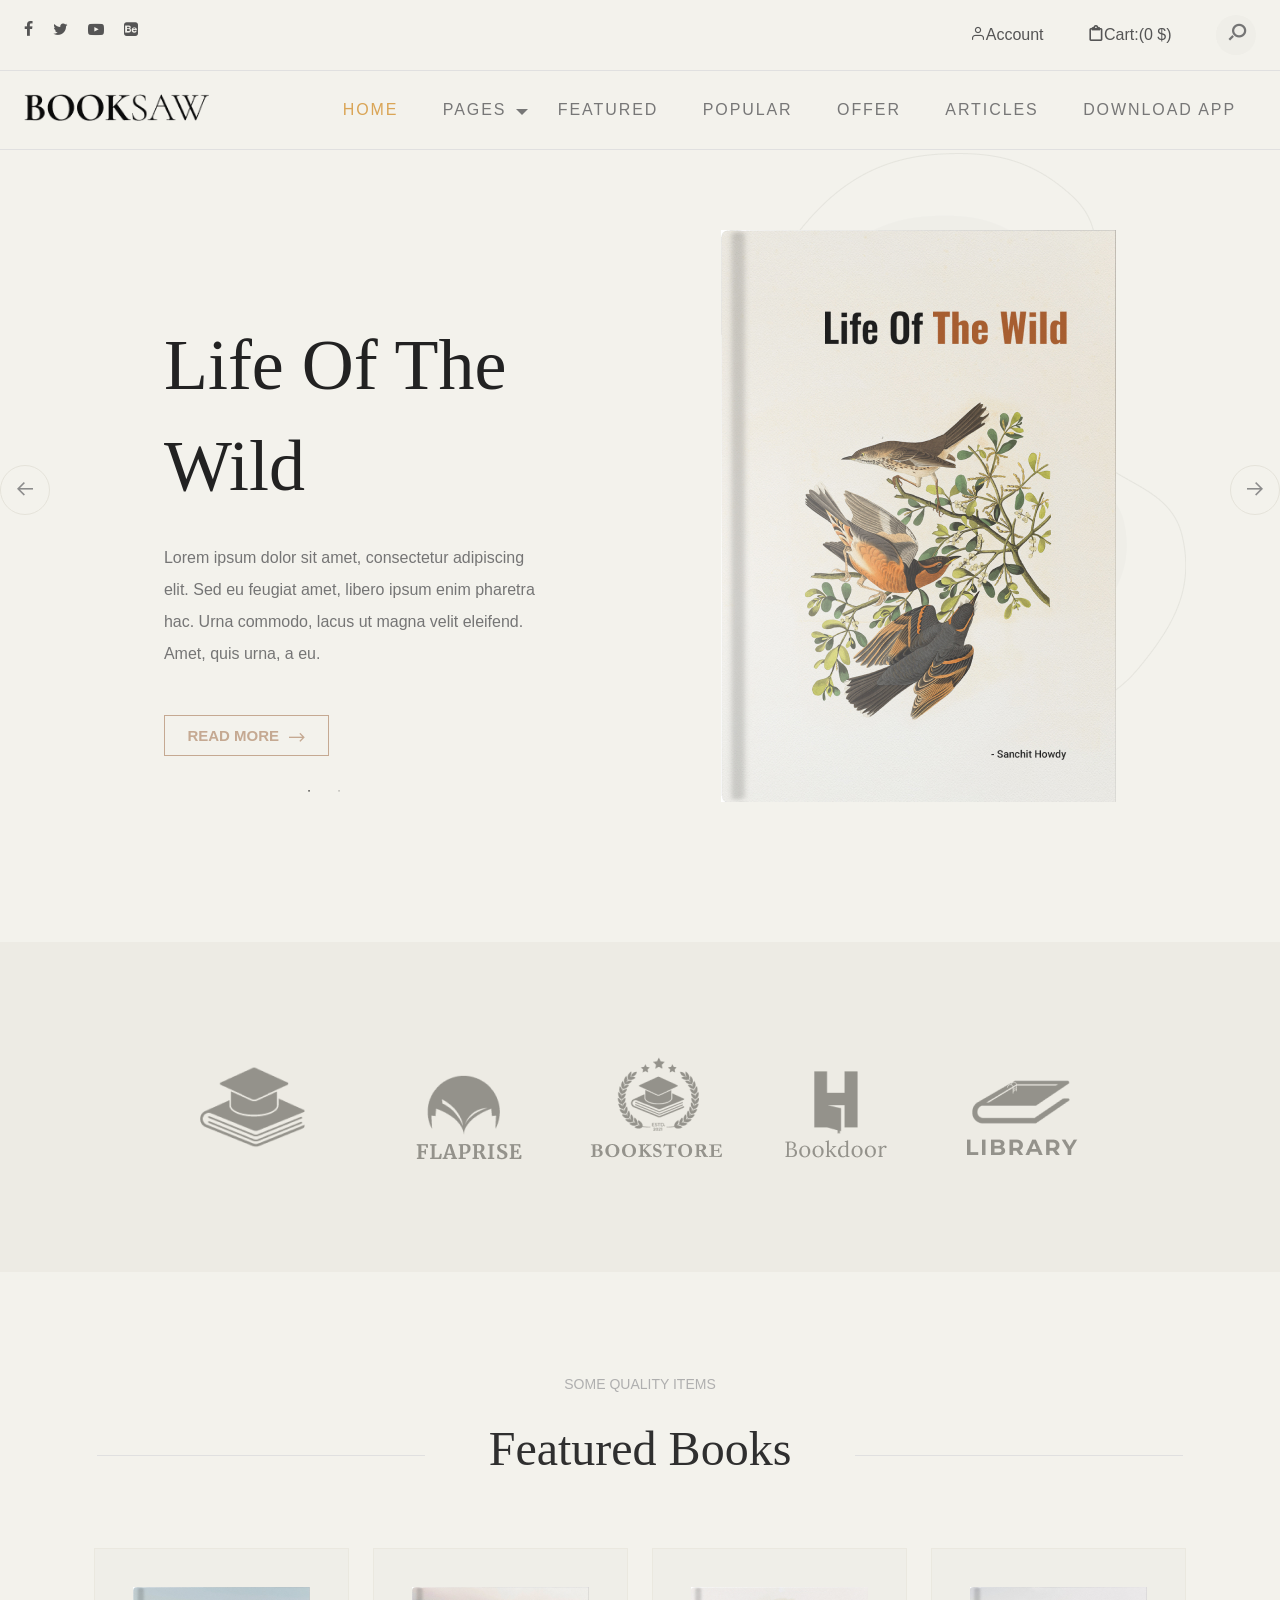
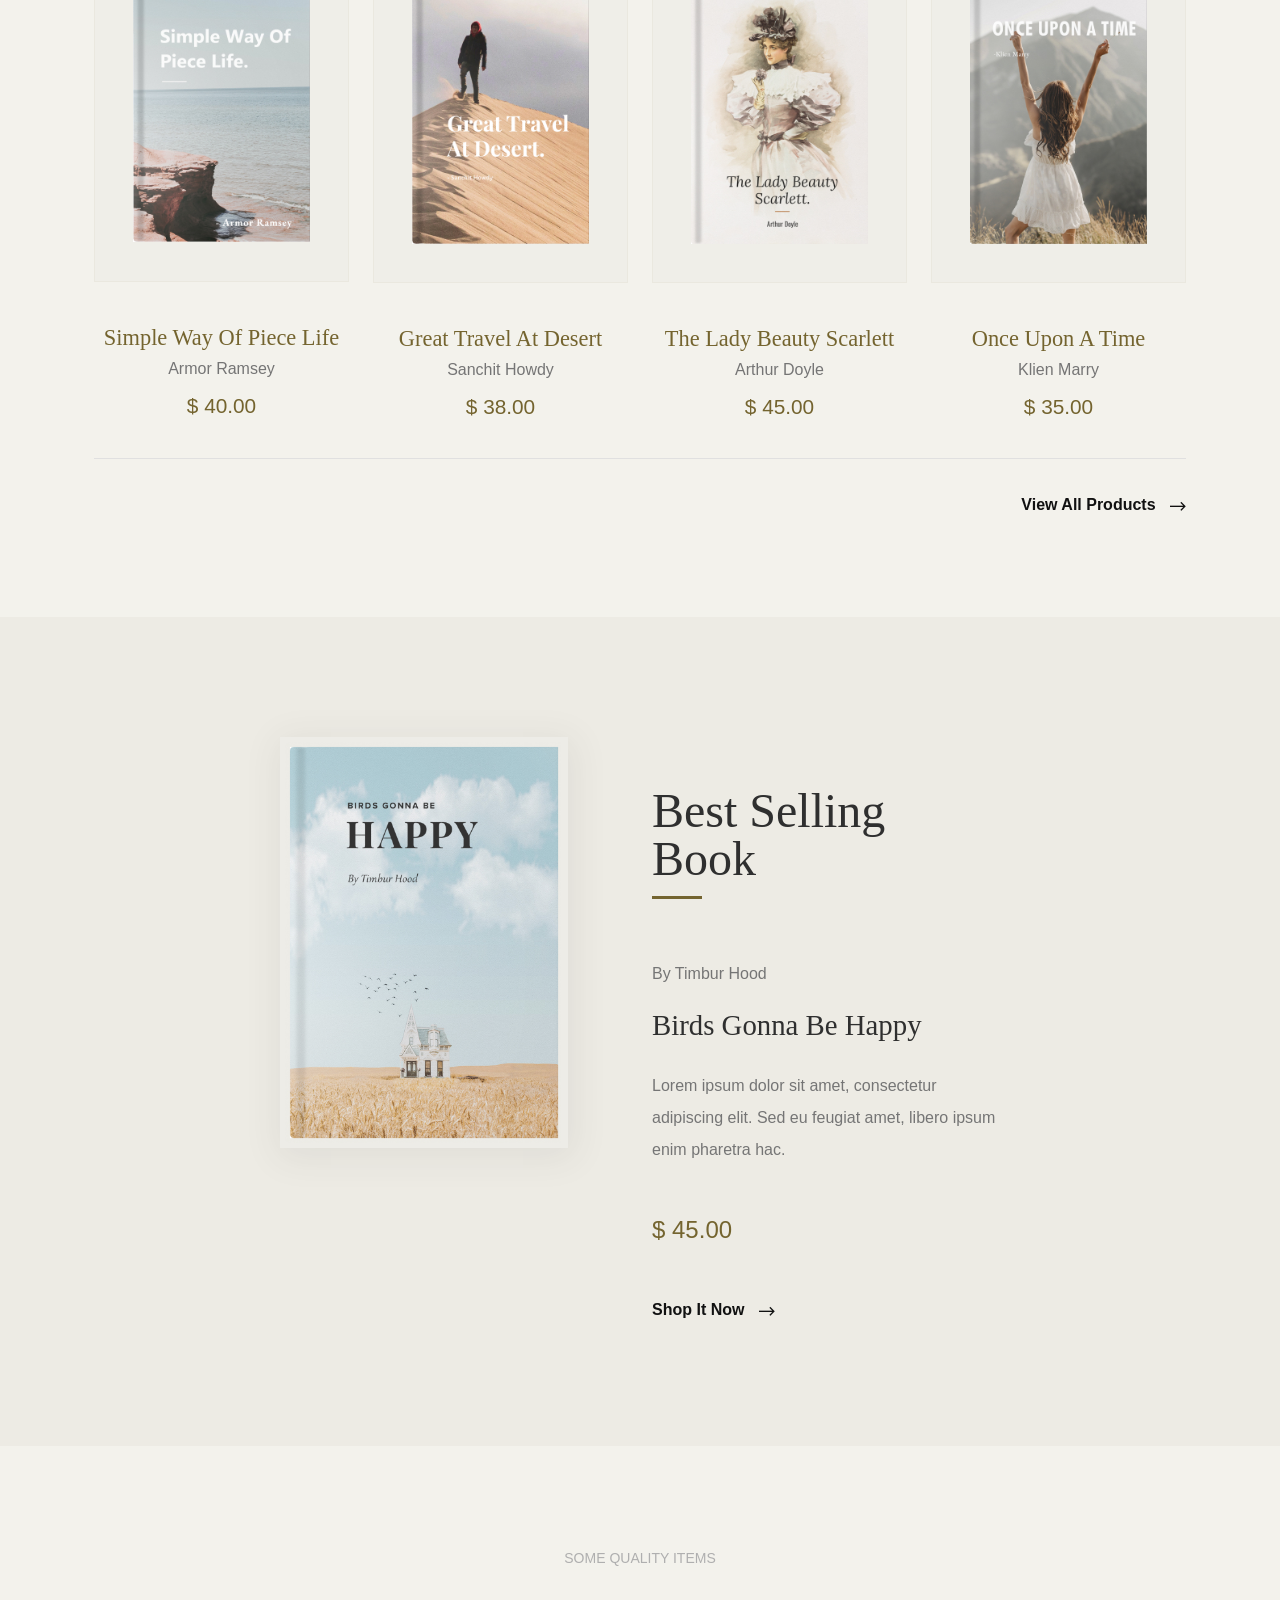
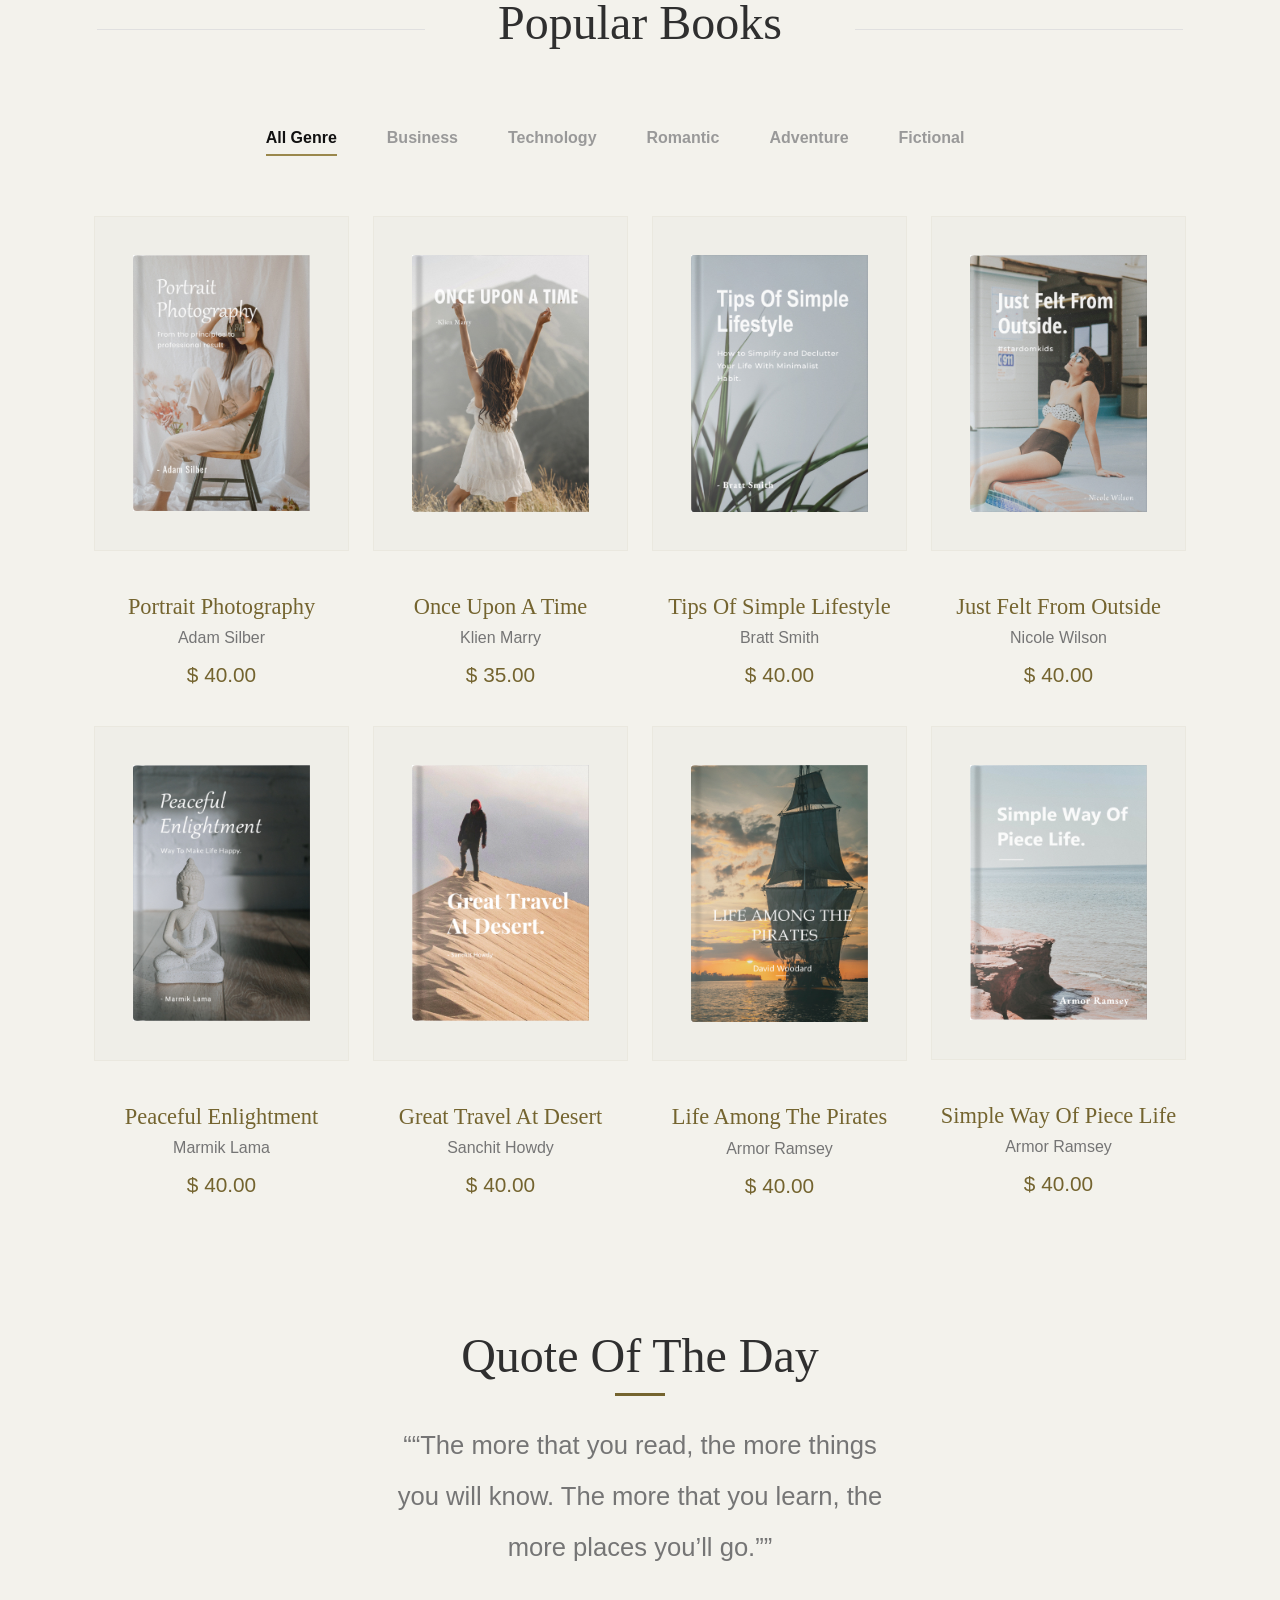
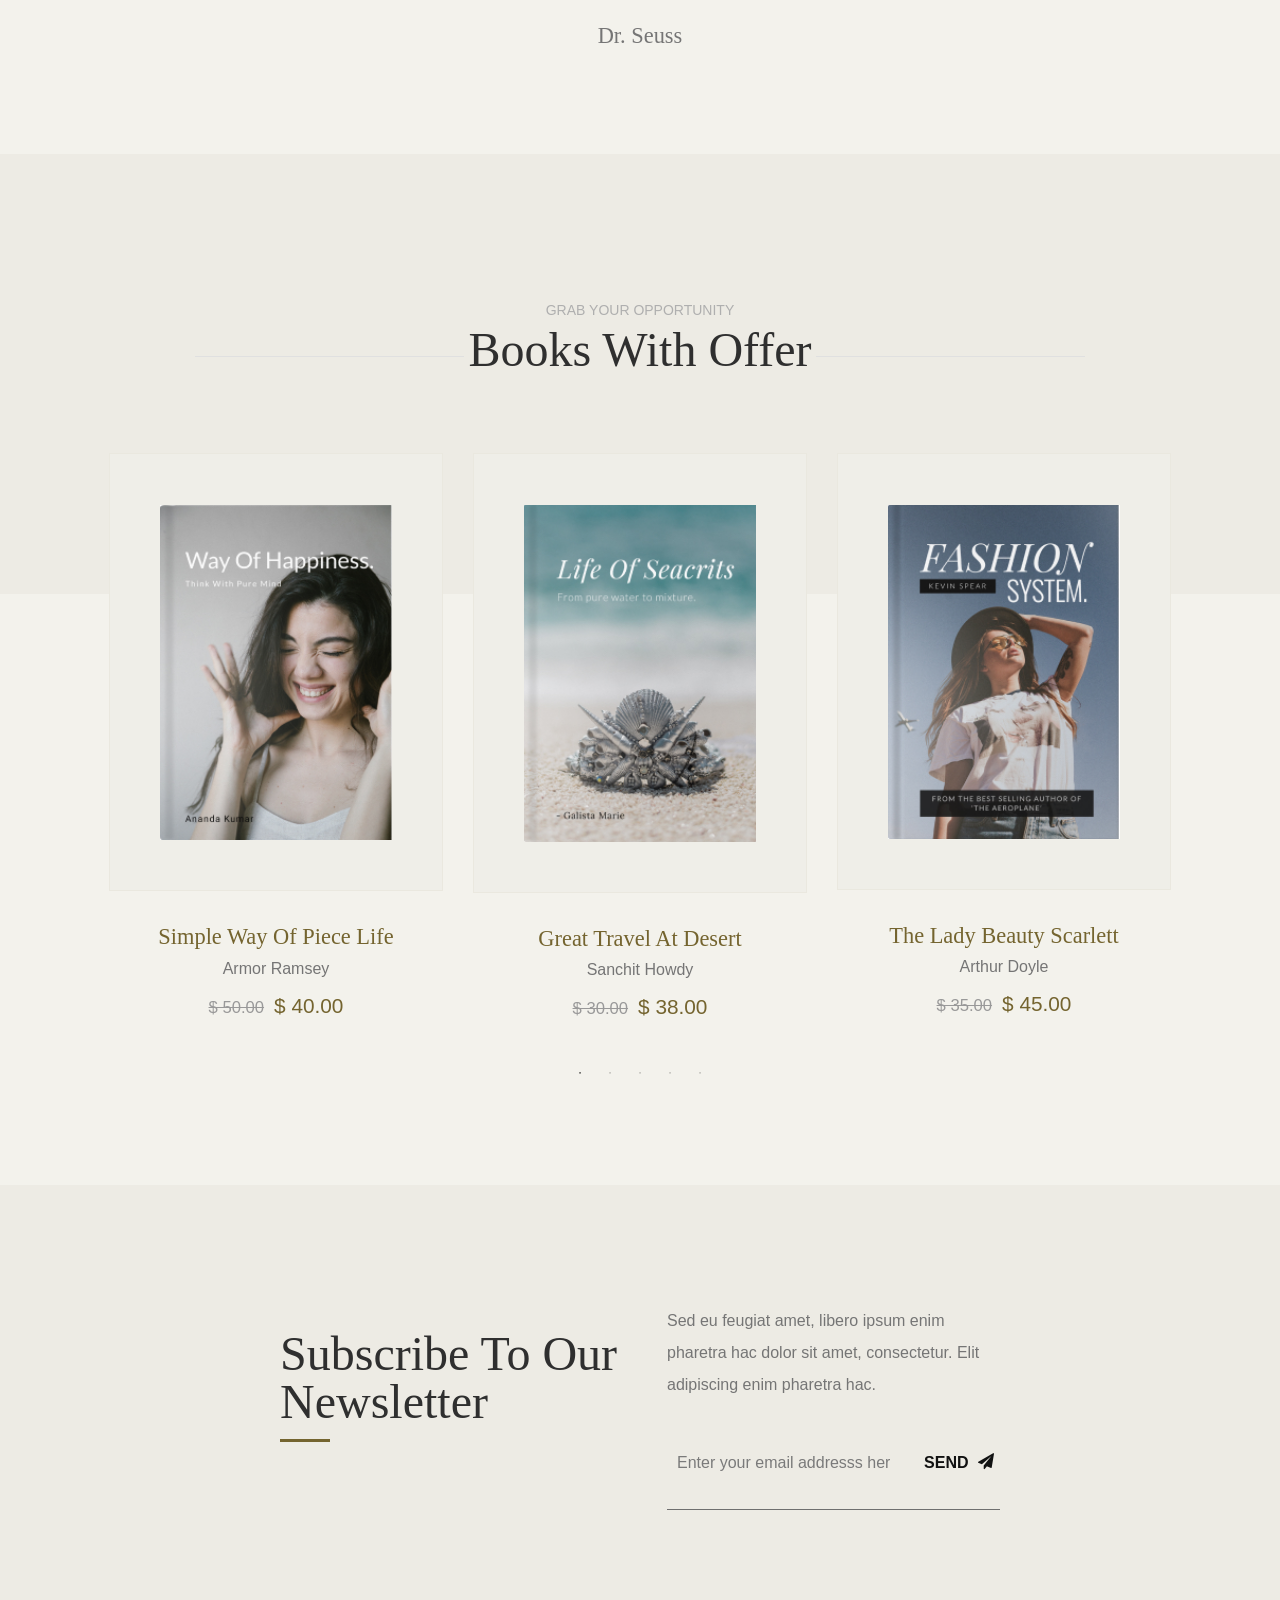
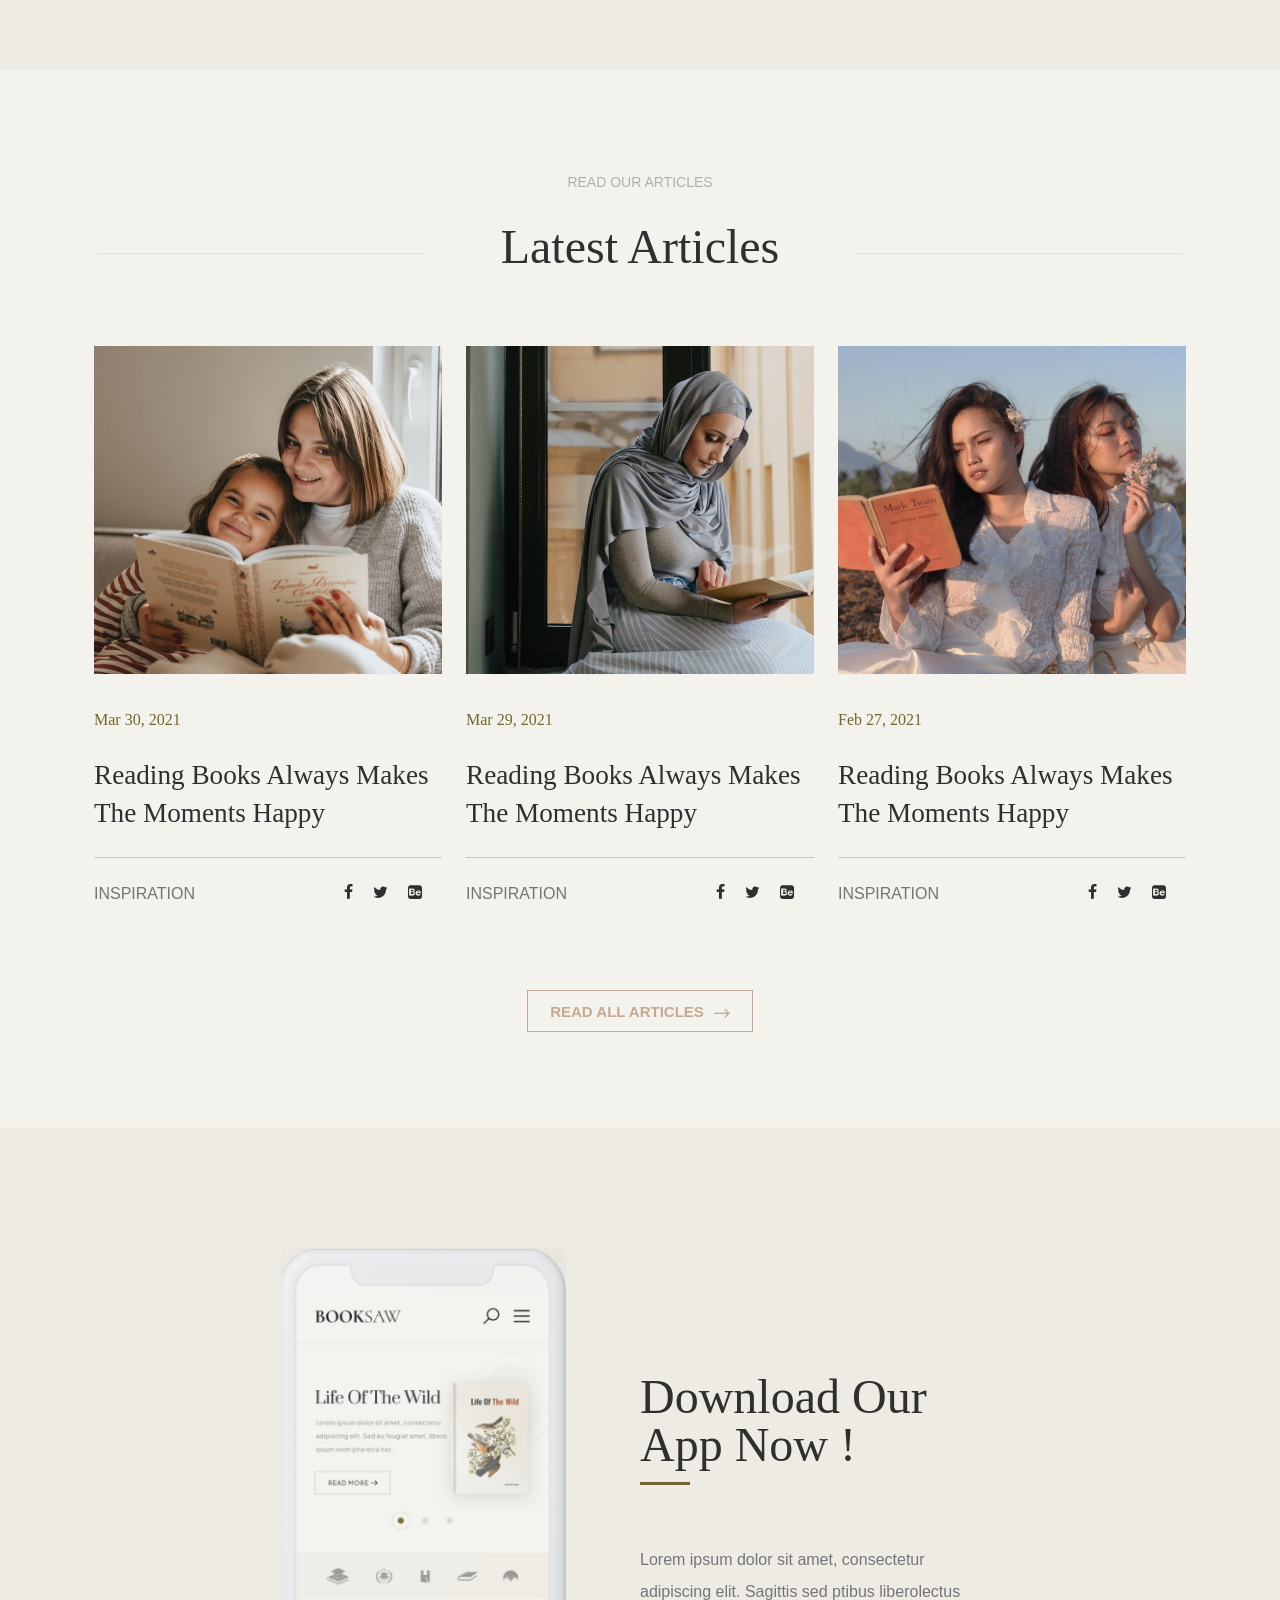
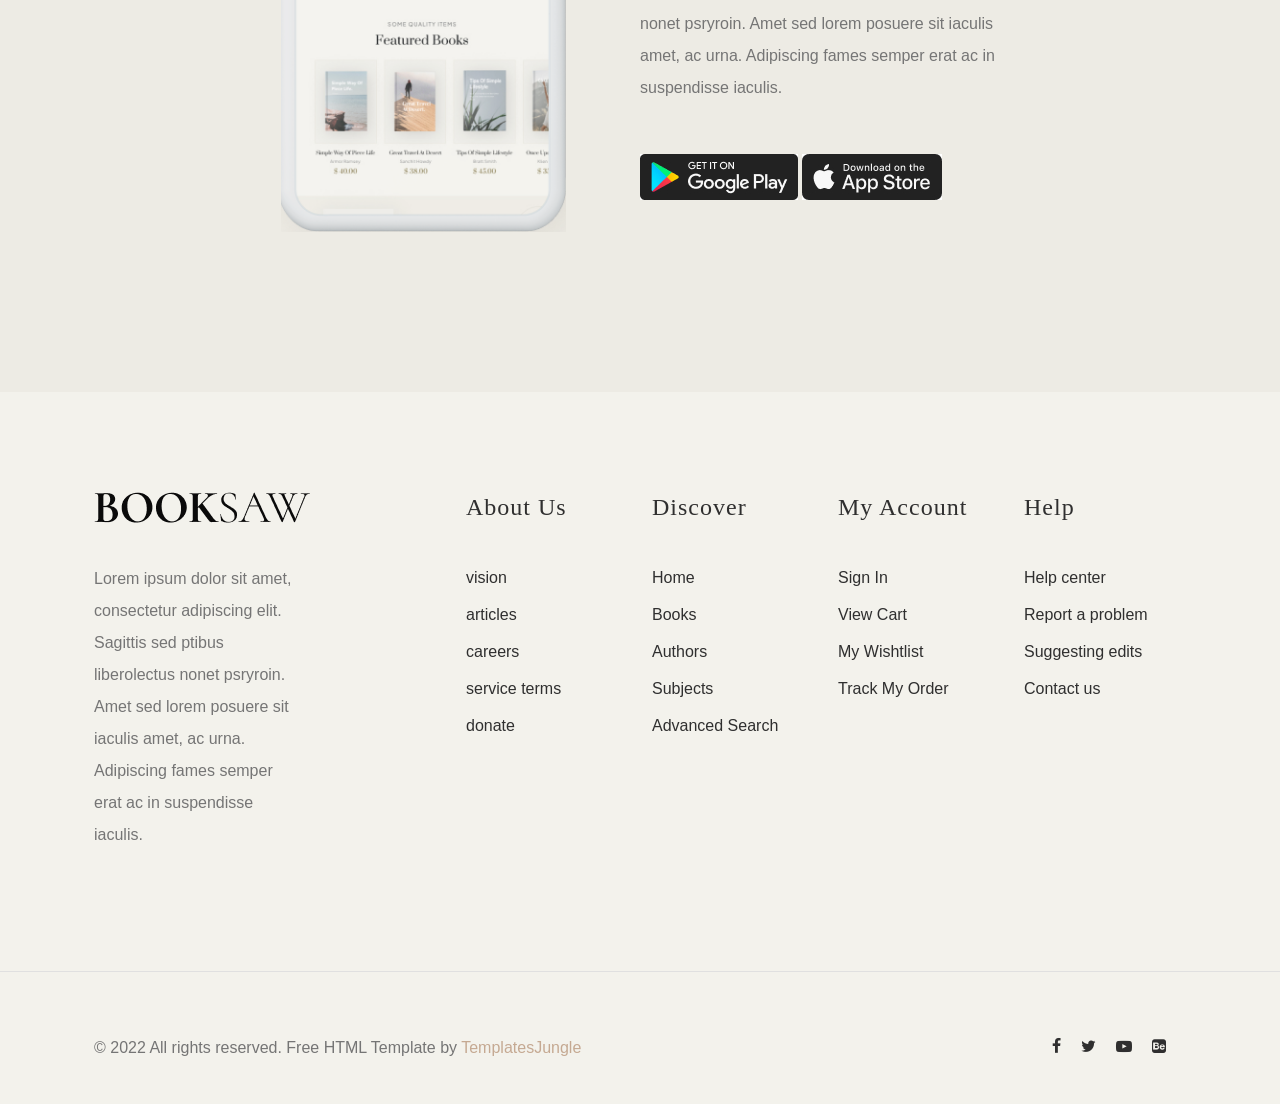
<file: MyApiNightCase.WebUI/wwwroot/booksaw-1.0.0/index.html>
<!DOCTYPE html>
<html lang="en">

<head>
	<title>BookSaw - Free Book Store HTML CSS Template</title>
	<meta charset="utf-8">
	<meta http-equiv="X-UA-Compatible" content="IE=edge">
	<meta name="viewport" content="width=device-width, initial-scale=1.0">
	<meta name="format-detection" content="telephone=no">
	<meta name="apple-mobile-web-app-capable" content="yes">
	<meta name="author" content="">
	<meta name="keywords" content="">
	<meta name="description" content="">

	<link href="https://cdn.jsdelivr.net/npm/bootstrap@5.3.1/dist/css/bootstrap.min.css" rel="stylesheet"
		integrity="sha384-4bw+/aepP/YC94hEpVNVgiZdgIC5+VKNBQNGCHeKRQN+PtmoHDEXuppvnDJzQIu9" crossorigin="anonymous">

	<link rel="stylesheet" type="text/css" href="css/normalize.css">
	<link rel="stylesheet" type="text/css" href="icomoon/icomoon.css">
	<link rel="stylesheet" type="text/css" href="css/vendor.css">
	<link rel="stylesheet" type="text/css" href="style.css">

</head>

<body data-bs-spy="scroll" data-bs-target="#header" tabindex="0">

	<div id="header-wrap">

		<div class="top-content">
			<div class="container-fluid">
				<div class="row">
					<div class="col-md-6">
						<div class="social-links">
							<ul>
								<li>
									<a href="#"><i class="icon icon-facebook"></i></a>
								</li>
								<li>
									<a href="#"><i class="icon icon-twitter"></i></a>
								</li>
								<li>
									<a href="#"><i class="icon icon-youtube-play"></i></a>
								</li>
								<li>
									<a href="#"><i class="icon icon-behance-square"></i></a>
								</li>
							</ul>
						</div><!--social-links-->
					</div>
					<div class="col-md-6">
						<div class="right-element">
							<a href="#" class="user-account for-buy"><i
									class="icon icon-user"></i><span>Account</span></a>
							<a href="#" class="cart for-buy"><i class="icon icon-clipboard"></i><span>Cart:(0
									$)</span></a>

							<div class="action-menu">

								<div class="search-bar">
									<a href="#" class="search-button search-toggle" data-selector="#header-wrap">
										<i class="icon icon-search"></i>
									</a>
									<form role="search" method="get" class="search-box">
										<input class="search-field text search-input" placeholder="Search"
											type="search">
									</form>
								</div>
							</div>

						</div><!--top-right-->
					</div>

				</div>
			</div>
		</div><!--top-content-->

		<header id="header">
			<div class="container-fluid">
				<div class="row">

					<div class="col-md-2">
						<div class="main-logo">
							<a href="index.html"><img src="images/main-logo.png" alt="logo"></a>
						</div>

					</div>

					<div class="col-md-10">

						<nav id="navbar">
							<div class="main-menu stellarnav">
								<ul class="menu-list">
									<li class="menu-item active"><a href="#home">Home</a></li>
									<li class="menu-item has-sub">
										<a href="#pages" class="nav-link">Pages</a>

										<ul>
											<li class="active"><a href="index.html">Home</a></li>
											<li><a href="index.html">About</a></li>
											<li><a href="index.html">Styles</a></li>
											<li><a href="index.html">Blog</a></li>
											<li><a href="index.html">Post Single</a></li>
											<li><a href="index.html">Our Store</a></li>
											<li><a href="index.html">Product Single</a></li>
											<li><a href="index.html">Contact</a></li>
											<li><a href="index.html">Thank You</a></li>
										</ul>

									</li>
									<li class="menu-item"><a href="#featured-books" class="nav-link">Featured</a></li>
									<li class="menu-item"><a href="#popular-books" class="nav-link">Popular</a></li>
									<li class="menu-item"><a href="#special-offer" class="nav-link">Offer</a></li>
									<li class="menu-item"><a href="#latest-blog" class="nav-link">Articles</a></li>
									<li class="menu-item"><a href="#download-app" class="nav-link">Download App</a></li>
								</ul>

								<div class="hamburger">
									<span class="bar"></span>
									<span class="bar"></span>
									<span class="bar"></span>
								</div>

							</div>
						</nav>

					</div>

				</div>
			</div>
		</header>

	</div><!--header-wrap-->

	<section id="billboard">

		<div class="container">
			<div class="row">
				<div class="col-md-12">

					<button class="prev slick-arrow">
						<i class="icon icon-arrow-left"></i>
					</button>

					<div class="main-slider pattern-overlay">
						<div class="slider-item">
							<div class="banner-content">
								<h2 class="banner-title">Life of the Wild</h2>
								<p>Lorem ipsum dolor sit amet, consectetur adipiscing elit. Sed eu feugiat amet, libero
									ipsum enim pharetra hac. Urna commodo, lacus ut magna velit eleifend. Amet, quis
									urna, a eu.</p>
								<div class="btn-wrap">
									<a href="#" class="btn btn-outline-accent btn-accent-arrow">Read More<i
											class="icon icon-ns-arrow-right"></i></a>
								</div>
							</div><!--banner-content-->
							<img src="images/main-banner1.jpg" alt="banner" class="banner-image">
						</div><!--slider-item-->

						<div class="slider-item">
							<div class="banner-content">
								<h2 class="banner-title">Birds gonna be Happy</h2>
								<p>Lorem ipsum dolor sit amet, consectetur adipiscing elit. Sed eu feugiat amet, libero
									ipsum enim pharetra hac. Urna commodo, lacus ut magna velit eleifend. Amet, quis
									urna, a eu.</p>
								<div class="btn-wrap">
									<a href="#" class="btn btn-outline-accent btn-accent-arrow">Read More<i
											class="icon icon-ns-arrow-right"></i></a>
								</div>
							</div><!--banner-content-->
							<img src="images/main-banner2.jpg" alt="banner" class="banner-image">
						</div><!--slider-item-->

					</div><!--slider-->

					<button class="next slick-arrow">
						<i class="icon icon-arrow-right"></i>
					</button>

				</div>
			</div>
		</div>

	</section>

	<section id="client-holder" data-aos="fade-up">
		<div class="container">
			<div class="row">
				<div class="inner-content">
					<div class="logo-wrap">
						<div class="grid">
							<a href="#"><img src="images/client-image1.png" alt="client"></a>
							<a href="#"><img src="images/client-image2.png" alt="client"></a>
							<a href="#"><img src="images/client-image3.png" alt="client"></a>
							<a href="#"><img src="images/client-image4.png" alt="client"></a>
							<a href="#"><img src="images/client-image5.png" alt="client"></a>
						</div>
					</div><!--image-holder-->
				</div>
			</div>
		</div>
	</section>

	<section id="featured-books" class="py-5 my-5">
		<div class="container">
			<div class="row">
				<div class="col-md-12">

					<div class="section-header align-center">
						<div class="title">
							<span>Some quality items</span>
						</div>
						<h2 class="section-title">Featured Books</h2>
					</div>

					<div class="product-list" data-aos="fade-up">
						<div class="row">

							<div class="col-md-3">
								<div class="product-item">
									<figure class="product-style">
										<img src="images/product-item1.jpg" alt="Books" class="product-item">
										<button type="button" class="add-to-cart" data-product-tile="add-to-cart">Add to
											Cart</button>
									</figure>
									<figcaption>
										<h3>Simple way of piece life</h3>
										<span>Armor Ramsey</span>
										<div class="item-price">$ 40.00</div>
									</figcaption>
								</div>
							</div>

							<div class="col-md-3">
								<div class="product-item">
									<figure class="product-style">
										<img src="images/product-item2.jpg" alt="Books" class="product-item">
										<button type="button" class="add-to-cart" data-product-tile="add-to-cart">Add to
											Cart</button>
									</figure>
									<figcaption>
										<h3>Great travel at desert</h3>
										<span>Sanchit Howdy</span>
										<div class="item-price">$ 38.00</div>
									</figcaption>
								</div>
							</div>

							<div class="col-md-3">
								<div class="product-item">
									<figure class="product-style">
										<img src="images/product-item3.jpg" alt="Books" class="product-item">
										<button type="button" class="add-to-cart" data-product-tile="add-to-cart">Add to
											Cart</button>
									</figure>
									<figcaption>
										<h3>The lady beauty Scarlett</h3>
										<span>Arthur Doyle</span>
										<div class="item-price">$ 45.00</div>
									</figcaption>
								</div>
							</div>

							<div class="col-md-3">
								<div class="product-item">
									<figure class="product-style">
										<img src="images/product-item4.jpg" alt="Books" class="product-item">
										<button type="button" class="add-to-cart" data-product-tile="add-to-cart">Add to
											Cart</button>
									</figure>
									<figcaption>
										<h3>Once upon a time</h3>
										<span>Klien Marry</span>
										<div class="item-price">$ 35.00</div>
									</figcaption>
								</div>
							</div>

						</div><!--ft-books-slider-->
					</div><!--grid-->


				</div><!--inner-content-->
			</div>

			<div class="row">
				<div class="col-md-12">

					<div class="btn-wrap align-right">
						<a href="#" class="btn-accent-arrow">View all products <i
								class="icon icon-ns-arrow-right"></i></a>
					</div>

				</div>
			</div>
		</div>
	</section>

	<section id="best-selling" class="leaf-pattern-overlay">
		<div class="corner-pattern-overlay"></div>
		<div class="container">
			<div class="row justify-content-center">

				<div class="col-md-8">

					<div class="row">

						<div class="col-md-6">
							<figure class="products-thumb">
								<img src="images/single-image.jpg" alt="book" class="single-image">
							</figure>
						</div>

						<div class="col-md-6">
							<div class="product-entry">
								<h2 class="section-title divider">Best Selling Book</h2>

								<div class="products-content">
									<div class="author-name">By Timbur Hood</div>
									<h3 class="item-title">Birds gonna be happy</h3>
									<p>Lorem ipsum dolor sit amet, consectetur adipiscing elit. Sed eu feugiat amet,
										libero ipsum enim pharetra hac.</p>
									<div class="item-price">$ 45.00</div>
									<div class="btn-wrap">
										<a href="#" class="btn-accent-arrow">shop it now <i
												class="icon icon-ns-arrow-right"></i></a>
									</div>
								</div>

							</div>
						</div>

					</div>
					<!-- / row -->

				</div>

			</div>
		</div>
	</section>

	<section id="popular-books" class="bookshelf py-5 my-5">
		<div class="container">
			<div class="row">
				<div class="col-md-12">

					<div class="section-header align-center">
						<div class="title">
							<span>Some quality items</span>
						</div>
						<h2 class="section-title">Popular Books</h2>
					</div>

					<ul class="tabs">
						<li data-tab-target="#all-genre" class="active tab">All Genre</li>
						<li data-tab-target="#business" class="tab">Business</li>
						<li data-tab-target="#technology" class="tab">Technology</li>
						<li data-tab-target="#romantic" class="tab">Romantic</li>
						<li data-tab-target="#adventure" class="tab">Adventure</li>
						<li data-tab-target="#fictional" class="tab">Fictional</li>
					</ul>

					<div class="tab-content">
						<div id="all-genre" data-tab-content class="active">
							<div class="row">

								<div class="col-md-3">
									<div class="product-item">
										<figure class="product-style">
											<img src="images/tab-item1.jpg" alt="Books" class="product-item">
											<button type="button" class="add-to-cart" data-product-tile="add-to-cart">Add to
												Cart</button>
										</figure>
										<figcaption>
											<h3>Portrait photography</h3>
											<span>Adam Silber</span>
											<div class="item-price">$ 40.00</div>
										</figcaption>
									</div>
								</div>

								<div class="col-md-3">
									<div class="product-item">
										<figure class="product-style">
											<img src="images/tab-item2.jpg" alt="Books" class="product-item">
											<button type="button" class="add-to-cart" data-product-tile="add-to-cart">Add to
												Cart</button>
										</figure>
										<figcaption>
											<h3>Once upon a time</h3>
											<span>Klien Marry</span>
											<div class="item-price">$ 35.00</div>
										</figcaption>
									</div>
								</div>

								<div class="col-md-3">
									<div class="product-item">
										<figure class="product-style">
											<img src="images/tab-item3.jpg" alt="Books" class="product-item">
											<button type="button" class="add-to-cart" data-product-tile="add-to-cart">Add to
												Cart</button>
										</figure>
										<figcaption>
											<h3>Tips of simple lifestyle</h3>
											<span>Bratt Smith</span>
											<div class="item-price">$ 40.00</div>
										</figcaption>
									</div>
								</div>

								<div class="col-md-3">
									<div class="product-item">
										<figure class="product-style">
											<img src="images/tab-item4.jpg" alt="Books" class="product-item">
											<button type="button" class="add-to-cart" data-product-tile="add-to-cart">Add to
												Cart</button>
										</figure>
										<figcaption>
											<h3>Just felt from outside</h3>
											<span>Nicole Wilson</span>
											<div class="item-price">$ 40.00</div>
										</figcaption>
									</div>
								</div>

							</div>
							<div class="row">

								<div class="col-md-3">
									<div class="product-item">
										<figure class="product-style">
											<img src="images/tab-item5.jpg" alt="Books" class="product-item">
											<button type="button" class="add-to-cart" data-product-tile="add-to-cart">Add to
												Cart</button>
										</figure>
										<figcaption>
											<h3>Peaceful Enlightment</h3>
											<span>Marmik Lama</span>
											<div class="item-price">$ 40.00</div>
										</figcaption>
									</div>
								</div>

								<div class="col-md-3">
									<div class="product-item">
										<figure class="product-style">
											<img src="images/tab-item6.jpg" alt="Books" class="product-item">
											<button type="button" class="add-to-cart" data-product-tile="add-to-cart">Add to
												Cart</button>
										</figure>
										<figcaption>
											<h3>Great travel at desert</h3>
											<span>Sanchit Howdy</span>
											<div class="item-price">$ 40.00</div>
										</figcaption>
									</div>
								</div>

								<div class="col-md-3">
									<div class="product-item">
										<figure class="product-style">
											<img src="images/tab-item7.jpg" alt="Books" class="product-item">
											<button type="button" class="add-to-cart" data-product-tile="add-to-cart">Add to
												Cart</button>
										</figure>
										<figcaption>
											<h3>Life among the pirates</h3>
											<span>Armor Ramsey</span>
											<div class="item-price">$ 40.00</div>
										</figcaption>
									</div>
								</div>

								<div class="col-md-3">
									<div class="product-item">
										<figure class="product-style">
											<img src="images/tab-item8.jpg" alt="Books" class="product-item">
											<button type="button" class="add-to-cart" data-product-tile="add-to-cart">Add to
												Cart</button>
										</figure>
										<figcaption>
											<h3>Simple way of piece life</h3>
											<span>Armor Ramsey</span>
											<div class="item-price">$ 40.00</div>
										</figcaption>
									</div>
								</div>

							</div>

						</div>
						<div id="business" data-tab-content>
							<div class="row">
								<div class="col-md-3">
									<div class="product-item">
										<figure class="product-style">
											<img src="images/tab-item2.jpg" alt="Books" class="product-item">
											<button type="button" class="add-to-cart" data-product-tile="add-to-cart">Add to
												Cart</button>
										</figure>
										<figcaption>
											<h3>Peaceful Enlightment</h3>
											<span>Marmik Lama</span>
											<div class="item-price">$ 40.00</div>
										</figcaption>
									</div>
								</div>

								<div class="col-md-3">
									<div class="product-item">
										<figure class="product-style">
											<img src="images/tab-item4.jpg" alt="Books" class="product-item">
											<button type="button" class="add-to-cart" data-product-tile="add-to-cart">Add to
												Cart</button>
										</figure>
										<figcaption>
											<h3>Great travel at desert</h3>
											<span>Sanchit Howdy</span>
											<div class="item-price">$ 40.00</div>
										</figcaption>
									</div>
								</div>

								<div class="col-md-3">
									<div class="product-item">
										<figure class="product-style">
											<img src="images/tab-item6.jpg" alt="Books" class="product-item">
											<button type="button" class="add-to-cart" data-product-tile="add-to-cart">Add to
												Cart</button>
										</figure>
										<figcaption>
											<h3>Life among the pirates</h3>
											<span>Armor Ramsey</span>
											<div class="item-price">$ 40.00</div>
										</figcaption>
									</div>
								</div>

								<div class="col-md-3">
									<div class="product-item">
										<figure class="product-style">
											<img src="images/tab-item8.jpg" alt="Books" class="product-item">
											<button type="button" class="add-to-cart" data-product-tile="add-to-cart">Add to
												Cart</button>
										</figure>
										<figcaption>
											<h3>Simple way of piece life</h3>
											<span>Armor Ramsey</span>
											<div class="item-price">$ 40.00</div>
										</figcaption>
									</div>
								</div>

							</div>
						</div>

						<div id="technology" data-tab-content>
							<div class="row">
								<div class="col-md-3">
									<div class="product-item">
										<figure class="product-style">
											<img src="images/tab-item1.jpg" alt="Books" class="product-item">
											<button type="button" class="add-to-cart" data-product-tile="add-to-cart">Add to
												Cart</button>
										</figure>
										<figcaption>
											<h3>Peaceful Enlightment</h3>
											<span>Marmik Lama</span>
											<div class="item-price">$ 40.00</div>
										</figcaption>
									</div>
								</div>

								<div class="col-md-3">
									<div class="product-item">
										<figure class="product-style">
											<img src="images/tab-item3.jpg" alt="Books" class="product-item">
											<button type="button" class="add-to-cart" data-product-tile="add-to-cart">Add to
												Cart</button>
										</figure>
										<figcaption>
											<h3>Great travel at desert</h3>
											<span>Sanchit Howdy</span>
											<div class="item-price">$ 40.00</div>
										</figcaption>
									</div>
								</div>

								<div class="col-md-3">
									<div class="product-item">
										<figure class="product-style">
											<img src="images/tab-item5.jpg" alt="Books" class="product-item">
											<button type="button" class="add-to-cart" data-product-tile="add-to-cart">Add to
												Cart</button>
										</figure>
										<figcaption>
											<h3>Life among the pirates</h3>
											<span>Armor Ramsey</span>
											<div class="item-price">$ 40.00</div>
										</figcaption>
									</div>
								</div>

								<div class="col-md-3">
									<div class="product-item">
										<figure class="product-style">
											<img src="images/tab-item7.jpg" alt="Books" class="product-item">
											<button type="button" class="add-to-cart" data-product-tile="add-to-cart">Add to
												Cart</button>
										</figure>
										<figcaption>
											<h3>Simple way of piece life</h3>
											<span>Armor Ramsey</span>
											<div class="item-price">$ 40.00</div>
										</figcaption>
									</div>
								</div>
							</div>
						</div>

						<div id="romantic" data-tab-content>
							<div class="row">
								<div class="col-md-3">
									<div class="product-item">
										<figure class="product-style">
											<img src="images/tab-item1.jpg" alt="Books" class="product-item">
											<button type="button" class="add-to-cart" data-product-tile="add-to-cart">Add to
												Cart</button>
										</figure>
										<figcaption>
											<h3>Peaceful Enlightment</h3>
											<span>Marmik Lama</span>
											<div class="item-price">$ 40.00</div>
										</figcaption>
									</div>
								</div>

								<div class="col-md-3">
									<div class="product-item">
										<figure class="product-style">
											<img src="images/tab-item3.jpg" alt="Books" class="product-item">
											<button type="button" class="add-to-cart" data-product-tile="add-to-cart">Add to
												Cart</button>
										</figure>
										<figcaption>
											<h3>Great travel at desert</h3>
											<span>Sanchit Howdy</span>
											<div class="item-price">$ 40.00</div>
										</figcaption>
									</div>
								</div>

								<div class="col-md-3">
									<div class="product-item">
										<figure class="product-style">
											<img src="images/tab-item5.jpg" alt="Books" class="product-item">
											<button type="button" class="add-to-cart" data-product-tile="add-to-cart">Add to
												Cart</button>
										</figure>
										<figcaption>
											<h3>Life among the pirates</h3>
											<span>Armor Ramsey</span>
											<div class="item-price">$ 40.00</div>
										</figcaption>
									</div>
								</div>

								<div class="col-md-3">
									<div class="product-item">
										<figure class="product-style">
											<img src="images/tab-item7.jpg" alt="Books" class="product-item">
											<button type="button" class="add-to-cart" data-product-tile="add-to-cart">Add to
												Cart</button>
										</figure>
										<figcaption>
											<h3>Simple way of piece life</h3>
											<span>Armor Ramsey</span>
											<div class="item-price">$ 40.00</div>
										</figcaption>
									</div>
								</div>
							</div>
						</div>

						<div id="adventure" data-tab-content>
							<div class="row">
								<div class="col-md-3">
									<div class="product-item">
										<figure class="product-style">
											<img src="images/tab-item5.jpg" alt="Books" class="product-item">
											<button type="button" class="add-to-cart" data-product-tile="add-to-cart">Add to
												Cart</button>
										</figure>
										<figcaption>
											<h3>Life among the pirates</h3>
											<span>Armor Ramsey</span>
											<div class="item-price">$ 40.00</div>
										</figcaption>
									</div>
								</div>

								<div class="col-md-3">
									<div class="product-item">
										<figure class="product-style">
											<img src="images/tab-item7.jpg" alt="Books" class="product-item">
											<button type="button" class="add-to-cart" data-product-tile="add-to-cart">Add to
												Cart</button>
										</figure>
										<figcaption>
											<h3>Simple way of piece life</h3>
											<span>Armor Ramsey</span>
											<div class="item-price">$ 40.00</div>
										</figcaption>
									</div>
								</div>
							</div>
						</div>

						<div id="fictional" data-tab-content>
							<div class="row">
								<div class="col-md-3">
									<div class="product-item">
										<figure class="product-style">
											<img src="images/tab-item5.jpg" alt="Books" class="product-item">
											<button type="button" class="add-to-cart" data-product-tile="add-to-cart">Add to
												Cart</button>
										</figure>
										<figcaption>
											<h3>Life among the pirates</h3>
											<span>Armor Ramsey</span>
											<div class="item-price">$ 40.00</div>
										</figcaption>
									</div>
								</div>

								<div class="col-md-3">
									<div class="product-item">
										<figure class="product-style">
											<img src="images/tab-item7.jpg" alt="Books" class="product-item">
											<button type="button" class="add-to-cart" data-product-tile="add-to-cart">Add to
												Cart</button>
										</figure>
										<figcaption>
											<h3>Simple way of piece life</h3>
											<span>Armor Ramsey</span>
											<div class="item-price">$ 40.00</div>
										</figcaption>
									</div>
								</div>
							</div>
						</div>

					</div>

				</div><!--inner-tabs-->

			</div>
		</div>
	</section>

	<section id="quotation" class="align-center pb-5 mb-5">
		<div class="inner-content">
			<h2 class="section-title divider">Quote of the day</h2>
			<blockquote data-aos="fade-up">
				<q>“The more that you read, the more things you will know. The more that you learn, the more places
					you’ll go.”</q>
				<div class="author-name">Dr. Seuss</div>
			</blockquote>
		</div>
	</section>

	<section id="special-offer" class="bookshelf pb-5 mb-5">

		<div class="section-header align-center">
			<div class="title">
				<span>Grab your opportunity</span>
			</div>
			<h2 class="section-title">Books with offer</h2>
		</div>

		<div class="container">
			<div class="row">
				<div class="inner-content">
					<div class="product-list" data-aos="fade-up">
						<div class="grid product-grid">
							<div class="product-item">
								<figure class="product-style">
									<img src="images/product-item5.jpg" alt="Books" class="product-item">
									<button type="button" class="add-to-cart" data-product-tile="add-to-cart">Add to
										Cart</button>
								</figure>
								<figcaption>
									<h3>Simple way of piece life</h3>
									<span>Armor Ramsey</span>
									<div class="item-price">
										<span class="prev-price">$ 50.00</span>$ 40.00
									</div>
								</div>
							</figcaption>

							<div class="product-item">
								<figure class="product-style">
									<img src="images/product-item6.jpg" alt="Books" class="product-item">
									<button type="button" class="add-to-cart" data-product-tile="add-to-cart">Add to
										Cart</button>
								</figure>
								<figcaption>
									<h3>Great travel at desert</h3>
									<span>Sanchit Howdy</span>
									<div class="item-price">
										<span class="prev-price">$ 30.00</span>$ 38.00
									</div>
								</div>
							</figcaption>

							<div class="product-item">
								<figure class="product-style">
									<img src="images/product-item7.jpg" alt="Books" class="product-item">
									<button type="button" class="add-to-cart" data-product-tile="add-to-cart">Add to
										Cart</button>
								</figure>
								<figcaption>
									<h3>The lady beauty Scarlett</h3>
									<span>Arthur Doyle</span>
									<div class="item-price">
										<span class="prev-price">$ 35.00</span>$ 45.00
									</div>
								</div>
							</figcaption>

							<div class="product-item">
								<figure class="product-style">
									<img src="images/product-item8.jpg" alt="Books" class="product-item">
									<button type="button" class="add-to-cart" data-product-tile="add-to-cart">Add to
										Cart</button>
								</figure>
								<figcaption>
									<h3>Once upon a time</h3>
									<span>Klien Marry</span>
									<div class="item-price">
										<span class="prev-price">$ 25.00</span>$ 35.00
									</div>
								</div>
							</figcaption>

							<div class="product-item">
								<figure class="product-style">
									<img src="images/product-item2.jpg" alt="Books" class="product-item">
									<button type="button" class="add-to-cart" data-product-tile="add-to-cart">Add to
										Cart</button>
								</figure>
								<figcaption>
									<h3>Simple way of piece life</h3>
									<span>Armor Ramsey</span>
									<div class="item-price">$ 40.00</div>
								</figcaption>
							</div>
						</div><!--grid-->
					</div>
				</div><!--inner-content-->
			</div>
		</div>
	</section>

	<section id="subscribe">
		<div class="container">
			<div class="row justify-content-center">

				<div class="col-md-8">
					<div class="row">

						<div class="col-md-6">

							<div class="title-element">
								<h2 class="section-title divider">Subscribe to our newsletter</h2>
							</div>

						</div>
						<div class="col-md-6">

							<div class="subscribe-content" data-aos="fade-up">
								<p>Sed eu feugiat amet, libero ipsum enim pharetra hac dolor sit amet, consectetur. Elit
									adipiscing enim pharetra hac.</p>
								<form id="form">
									<input type="text" name="email" placeholder="Enter your email addresss here">
									<button class="btn-subscribe">
										<span>send</span>
										<i class="icon icon-send"></i>
									</button>
								</form>
							</div>

						</div>

					</div>
				</div>

			</div>
		</div>
	</section>

	<section id="latest-blog" class="py-5 my-5">
		<div class="container">
			<div class="row">
				<div class="col-md-12">

					<div class="section-header align-center">
						<div class="title">
							<span>Read our articles</span>
						</div>
						<h2 class="section-title">Latest Articles</h2>
					</div>

					<div class="row">

						<div class="col-md-4">

							<article class="column" data-aos="fade-up">

								<figure>
									<a href="#" class="image-hvr-effect">
										<img src="images/post-img1.jpg" alt="post" class="post-image">
									</a>
								</figure>

								<div class="post-item">
									<div class="meta-date">Mar 30, 2021</div>
									<h3><a href="#">Reading books always makes the moments happy</a></h3>

									<div class="links-element">
										<div class="categories">inspiration</div>
										<div class="social-links">
											<ul>
												<li>
													<a href="#"><i class="icon icon-facebook"></i></a>
												</li>
												<li>
													<a href="#"><i class="icon icon-twitter"></i></a>
												</li>
												<li>
													<a href="#"><i class="icon icon-behance-square"></i></a>
												</li>
											</ul>
										</div>
									</div><!--links-element-->

								</div>
							</article>

						</div>
						<div class="col-md-4">

							<article class="column" data-aos="fade-up" data-aos-delay="200">
								<figure>
									<a href="#" class="image-hvr-effect">
										<img src="images/post-img2.jpg" alt="post" class="post-image">
									</a>
								</figure>
								<div class="post-item">
									<div class="meta-date">Mar 29, 2021</div>
									<h3><a href="#">Reading books always makes the moments happy</a></h3>

									<div class="links-element">
										<div class="categories">inspiration</div>
										<div class="social-links">
											<ul>
												<li>
													<a href="#"><i class="icon icon-facebook"></i></a>
												</li>
												<li>
													<a href="#"><i class="icon icon-twitter"></i></a>
												</li>
												<li>
													<a href="#"><i class="icon icon-behance-square"></i></a>
												</li>
											</ul>
										</div>
									</div><!--links-element-->

								</div>
							</article>

						</div>
						<div class="col-md-4">

							<article class="column" data-aos="fade-up" data-aos-delay="400">
								<figure>
									<a href="#" class="image-hvr-effect">
										<img src="images/post-img3.jpg" alt="post" class="post-image">
									</a>
								</figure>
								<div class="post-item">
									<div class="meta-date">Feb 27, 2021</div>
									<h3><a href="#">Reading books always makes the moments happy</a></h3>

									<div class="links-element">
										<div class="categories">inspiration</div>
										<div class="social-links">
											<ul>
												<li>
													<a href="#"><i class="icon icon-facebook"></i></a>
												</li>
												<li>
													<a href="#"><i class="icon icon-twitter"></i></a>
												</li>
												<li>
													<a href="#"><i class="icon icon-behance-square"></i></a>
												</li>
											</ul>
										</div>
									</div><!--links-element-->

								</div>
							</article>

						</div>

					</div>

					<div class="row">

						<div class="btn-wrap align-center">
							<a href="#" class="btn btn-outline-accent btn-accent-arrow" tabindex="0">Read All Articles<i
									class="icon icon-ns-arrow-right"></i></a>
						</div>
					</div>

				</div>
			</div>
		</div>
	</section>

	<section id="download-app" class="leaf-pattern-overlay">
		<div class="corner-pattern-overlay"></div>
		<div class="container">
			<div class="row justify-content-center">
				<div class="col-md-8">
					<div class="row">

						<div class="col-md-5">
							<figure>
								<img src="images/device.png" alt="phone" class="single-image">
							</figure>
						</div>

						<div class="col-md-7">
							<div class="app-info">
								<h2 class="section-title divider">Download our app now !</h2>
								<p>Lorem ipsum dolor sit amet, consectetur adipiscing elit. Sagittis sed ptibus
									liberolectus nonet psryroin. Amet sed lorem posuere sit iaculis amet, ac urna.
									Adipiscing fames semper erat ac in suspendisse iaculis.</p>
								<div class="google-app">
									<img src="images/google-play.jpg" alt="google play">
									<img src="images/app-store.jpg" alt="app store">
								</div>
							</div>
						</div>

					</div>
				</div>
			</div>
		</div>
	</section>

	<footer id="footer">
		<div class="container">
			<div class="row">

				<div class="col-md-4">

					<div class="footer-item">
						<div class="company-brand">
							<img src="images/main-logo.png" alt="logo" class="footer-logo">
							<p>Lorem ipsum dolor sit amet, consectetur adipiscing elit. Sagittis sed ptibus liberolectus
								nonet psryroin. Amet sed lorem posuere sit iaculis amet, ac urna. Adipiscing fames
								semper erat ac in suspendisse iaculis.</p>
						</div>
					</div>

				</div>

				<div class="col-md-2">

					<div class="footer-menu">
						<h5>About Us</h5>
						<ul class="menu-list">
							<li class="menu-item">
								<a href="#">vision</a>
							</li>
							<li class="menu-item">
								<a href="#">articles </a>
							</li>
							<li class="menu-item">
								<a href="#">careers</a>
							</li>
							<li class="menu-item">
								<a href="#">service terms</a>
							</li>
							<li class="menu-item">
								<a href="#">donate</a>
							</li>
						</ul>
					</div>

				</div>
				<div class="col-md-2">

					<div class="footer-menu">
						<h5>Discover</h5>
						<ul class="menu-list">
							<li class="menu-item">
								<a href="#">Home</a>
							</li>
							<li class="menu-item">
								<a href="#">Books</a>
							</li>
							<li class="menu-item">
								<a href="#">Authors</a>
							</li>
							<li class="menu-item">
								<a href="#">Subjects</a>
							</li>
							<li class="menu-item">
								<a href="#">Advanced Search</a>
							</li>
						</ul>
					</div>

				</div>
				<div class="col-md-2">

					<div class="footer-menu">
						<h5>My account</h5>
						<ul class="menu-list">
							<li class="menu-item">
								<a href="#">Sign In</a>
							</li>
							<li class="menu-item">
								<a href="#">View Cart</a>
							</li>
							<li class="menu-item">
								<a href="#">My Wishtlist</a>
							</li>
							<li class="menu-item">
								<a href="#">Track My Order</a>
							</li>
						</ul>
					</div>

				</div>
				<div class="col-md-2">

					<div class="footer-menu">
						<h5>Help</h5>
						<ul class="menu-list">
							<li class="menu-item">
								<a href="#">Help center</a>
							</li>
							<li class="menu-item">
								<a href="#">Report a problem</a>
							</li>
							<li class="menu-item">
								<a href="#">Suggesting edits</a>
							</li>
							<li class="menu-item">
								<a href="#">Contact us</a>
							</li>
						</ul>
					</div>

				</div>

			</div>
			<!-- / row -->

		</div>
	</footer>

	<div id="footer-bottom">
		<div class="container">
			<div class="row">
				<div class="col-md-12">

					<div class="copyright">
						<div class="row">

							<div class="col-md-6">
								<p>© 2022 All rights reserved. Free HTML Template by <a
										href="https://www.templatesjungle.com/" target="_blank">TemplatesJungle</a></p>
							</div>

							<div class="col-md-6">
								<div class="social-links align-right">
									<ul>
										<li>
											<a href="#"><i class="icon icon-facebook"></i></a>
										</li>
										<li>
											<a href="#"><i class="icon icon-twitter"></i></a>
										</li>
										<li>
											<a href="#"><i class="icon icon-youtube-play"></i></a>
										</li>
										<li>
											<a href="#"><i class="icon icon-behance-square"></i></a>
										</li>
									</ul>
								</div>
							</div>

						</div>
					</div><!--grid-->

				</div><!--footer-bottom-content-->
			</div>
		</div>
	</div>

	<script src="js/jquery-1.11.0.min.js"></script>
	<script src="https://cdn.jsdelivr.net/npm/bootstrap@5.3.1/dist/js/bootstrap.bundle.min.js"
		integrity="sha384-HwwvtgBNo3bZJJLYd8oVXjrBZt8cqVSpeBNS5n7C8IVInixGAoxmnlMuBnhbgrkm"
		crossorigin="anonymous"></script>
	<script src="js/plugins.js"></script>
	<script src="js/script.js"></script>

</body>

</html>
</file>
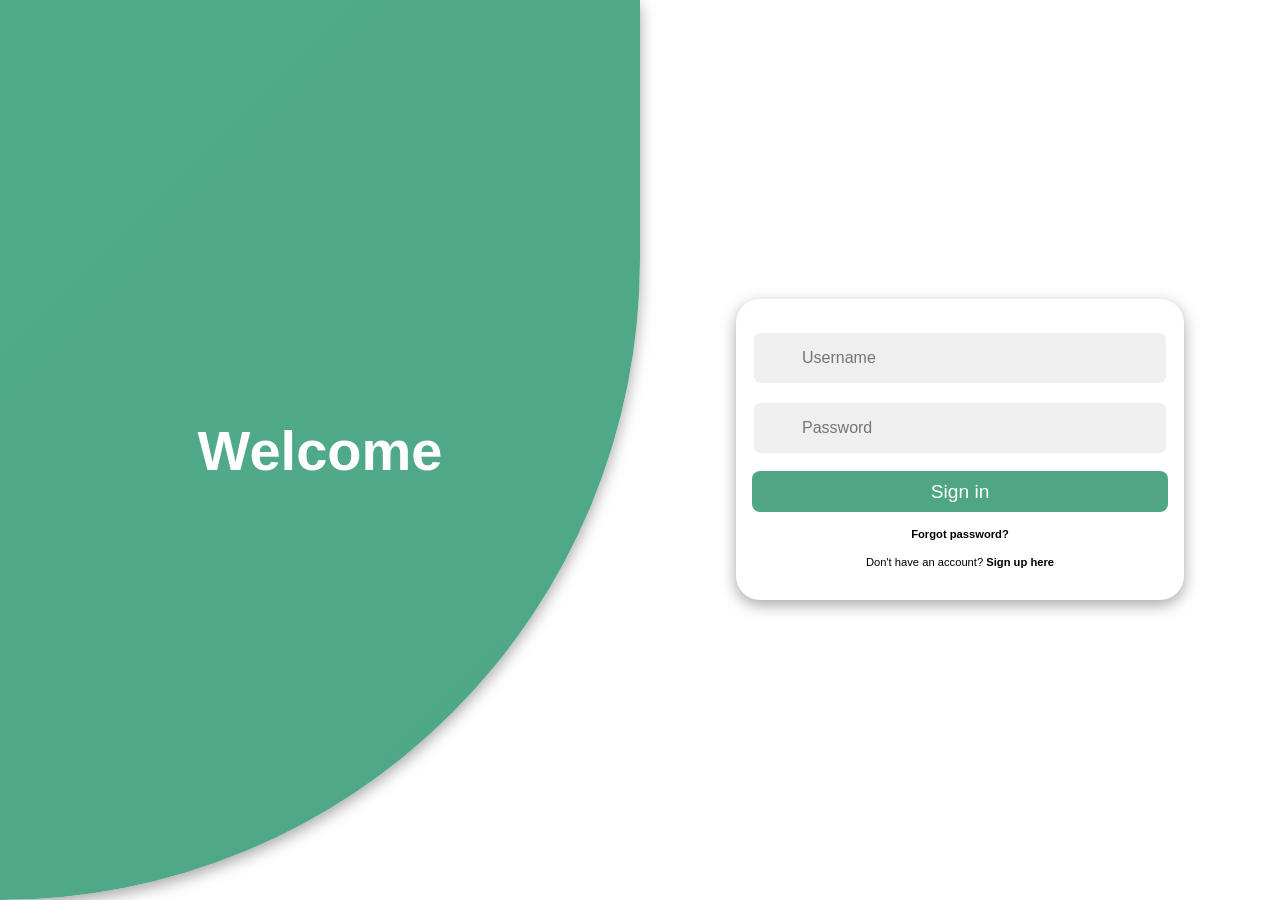
<file: MyApiNightCase.WebUI/wwwroot/loginDist/index.html>
<!DOCTYPE html>
<html lang="en" >
<head>
  <meta charset="UTF-8">
  <title>animated form</title>
  <link rel="stylesheet" href="./style.css">

</head>
<body>
<!-- partial:index.partial.html -->
<div id="container" class="container">
		<!-- FORM SECTION -->
		<div class="row">
			<!-- SIGN UP -->
			<div class="col align-items-center flex-col sign-up">
				<div class="form-wrapper align-items-center">
					<div class="form sign-up">
						<div class="input-group">
							<i class='bx bxs-user'></i>
							<input type="text" placeholder="Username">
						</div>
						<div class="input-group">
							<i class='bx bx-mail-send'></i>
							<input type="email" placeholder="Email">
						</div>
						<div class="input-group">
							<i class='bx bxs-lock-alt'></i>
							<input type="password" placeholder="Password">
						</div>
						<div class="input-group">
							<i class='bx bxs-lock-alt'></i>
							<input type="password" placeholder="Confirm password">
						</div>
						<button>
							Sign up
						</button>
						<p>
							<span>
								Already have an account?
							</span>
							<b onclick="toggle()" class="pointer">
								Sign in here
							</b>
						</p>
					</div>
				</div>
			
			</div>
			<!-- END SIGN UP -->
			<!-- SIGN IN -->
			<div class="col align-items-center flex-col sign-in">
				<div class="form-wrapper align-items-center">
					<div class="form sign-in">
						<div class="input-group">
							<i class='bx bxs-user'></i>
							<input type="text" placeholder="Username">
						</div>
						<div class="input-group">
							<i class='bx bxs-lock-alt'></i>
							<input type="password" placeholder="Password">
						</div>
						<button>
							Sign in
						</button>
						<p>
							<b>
								Forgot password?
							</b>
						</p>
						<p>
							<span>
								Don't have an account?
							</span>
							<b onclick="toggle()" class="pointer">
								Sign up here
							</b>
						</p>
					</div>
				</div>
				<div class="form-wrapper">
		
				</div>
			</div>
			<!-- END SIGN IN -->
		</div>
		<!-- END FORM SECTION -->
		<!-- CONTENT SECTION -->
		<div class="row content-row">
			<!-- SIGN IN CONTENT -->
			<div class="col align-items-center flex-col">
				<div class="text sign-in">
					<h2>
						Welcome
					</h2>
	
				</div>
				<div class="img sign-in">
		
				</div>
			</div>
			<!-- END SIGN IN CONTENT -->
			<!-- SIGN UP CONTENT -->
			<div class="col align-items-center flex-col">
				<div class="img sign-up">
				
				</div>
				<div class="text sign-up">
					<h2>
						Join with us
					</h2>
	
				</div>
			</div>
			<!-- END SIGN UP CONTENT -->
		</div>
		<!-- END CONTENT SECTION -->
	</div>
<!-- partial -->
  <script  src="./script.js"></script>

</body>
</html>
</file>
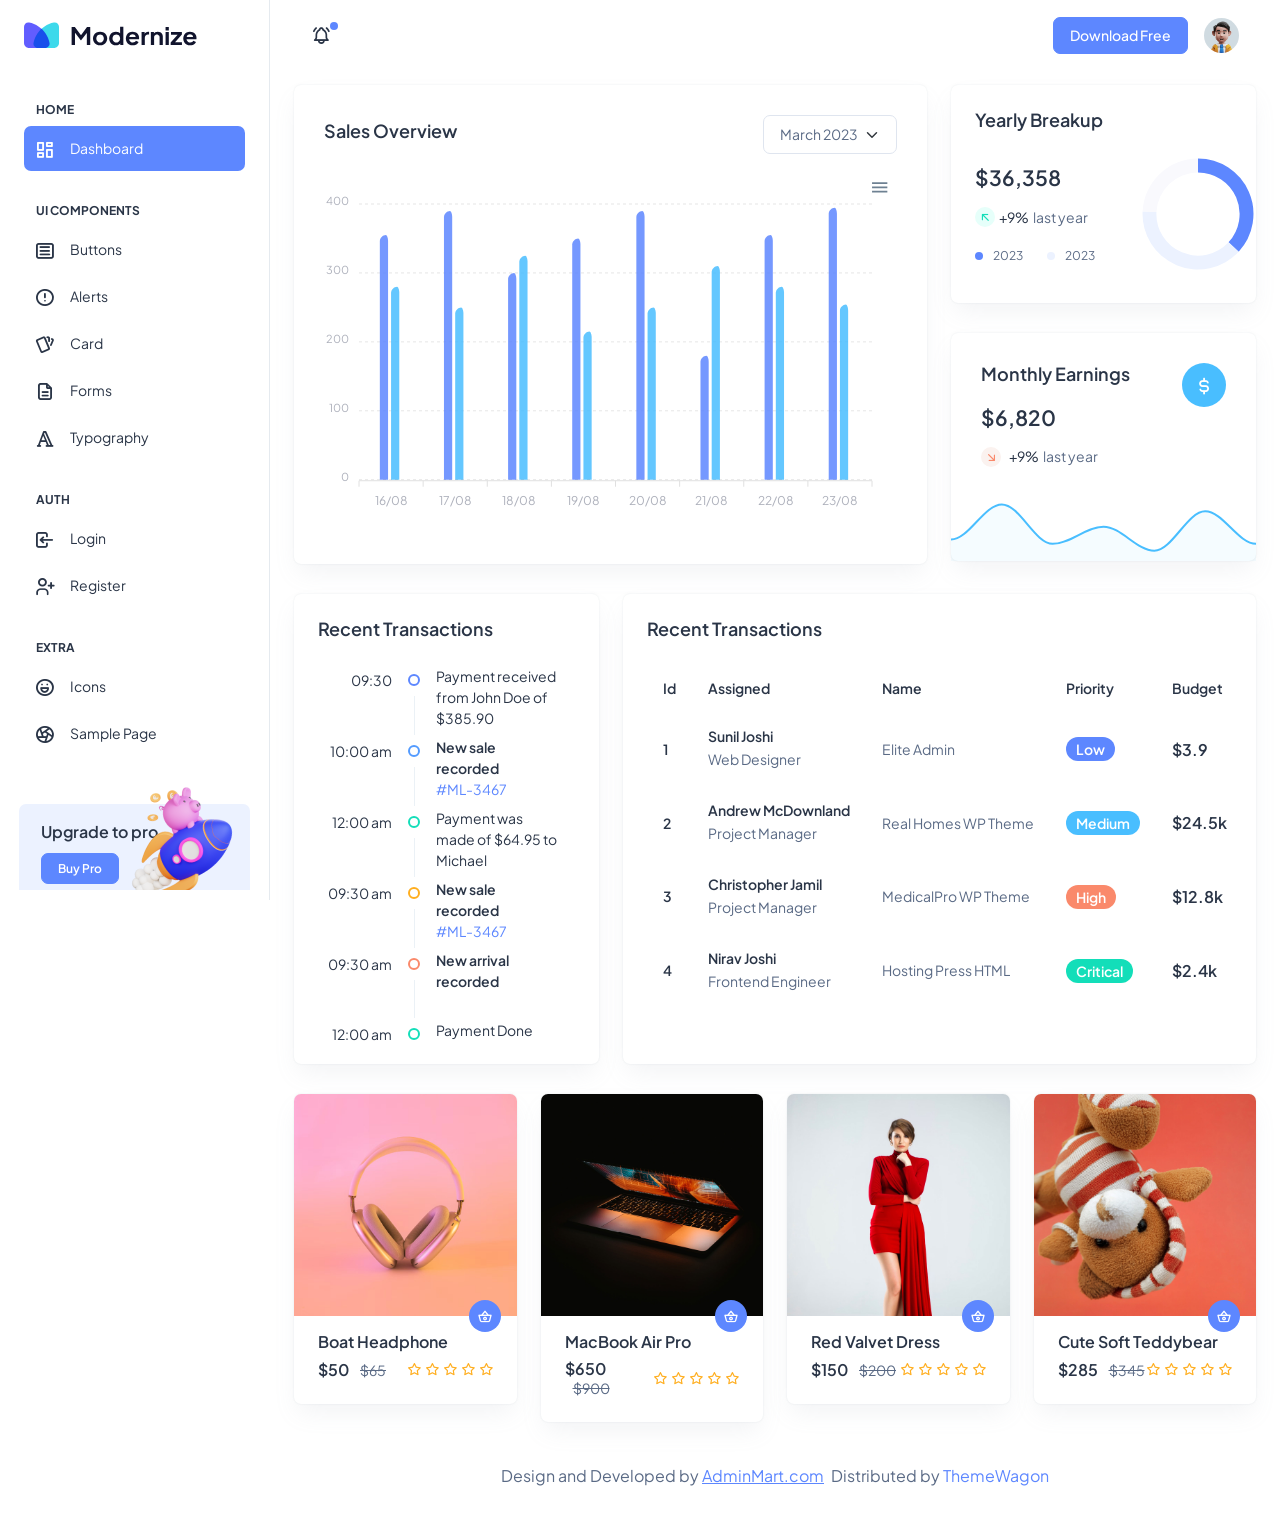
<file: MyApiNightCase.WebUI/wwwroot/ModernizeDashboard/html/index.html>
<!doctype html>
<html lang="en">

<head>
  <meta charset="utf-8">
  <meta name="viewport" content="width=device-width, initial-scale=1">
  <title>Modernize Free</title>
  <link rel="shortcut icon" type="image/png" href="../assets/images/logos/favicon.png" />
  <link rel="stylesheet" href="../assets/css/styles.min.css" />
</head>

<body>
  <!--  Body Wrapper -->
  <div class="page-wrapper" id="main-wrapper" data-layout="vertical" data-navbarbg="skin6" data-sidebartype="full"
    data-sidebar-position="fixed" data-header-position="fixed">
    <!-- Sidebar Start -->
    <aside class="left-sidebar">
      <!-- Sidebar scroll-->
      <div>
        <div class="brand-logo d-flex align-items-center justify-content-between">
          <a href="./index.html" class="text-nowrap logo-img">
            <img src="../assets/images/logos/dark-logo.svg" width="180" alt="" />
          </a>
          <div class="close-btn d-xl-none d-block sidebartoggler cursor-pointer" id="sidebarCollapse">
            <i class="ti ti-x fs-8"></i>
          </div>
        </div>
        <!-- Sidebar navigation-->
        <nav class="sidebar-nav scroll-sidebar" data-simplebar="">
          <ul id="sidebarnav">
            <li class="nav-small-cap">
              <i class="ti ti-dots nav-small-cap-icon fs-4"></i>
              <span class="hide-menu">Home</span>
            </li>
            <li class="sidebar-item">
              <a class="sidebar-link" href="./index.html" aria-expanded="false">
                <span>
                  <i class="ti ti-layout-dashboard"></i>
                </span>
                <span class="hide-menu">Dashboard</span>
              </a>
            </li>
            <li class="nav-small-cap">
              <i class="ti ti-dots nav-small-cap-icon fs-4"></i>
              <span class="hide-menu">UI COMPONENTS</span>
            </li>
            <li class="sidebar-item">
              <a class="sidebar-link" href="./ui-buttons.html" aria-expanded="false">
                <span>
                  <i class="ti ti-article"></i>
                </span>
                <span class="hide-menu">Buttons</span>
              </a>
            </li>
            <li class="sidebar-item">
              <a class="sidebar-link" href="./ui-alerts.html" aria-expanded="false">
                <span>
                  <i class="ti ti-alert-circle"></i>
                </span>
                <span class="hide-menu">Alerts</span>
              </a>
            </li>
            <li class="sidebar-item">
              <a class="sidebar-link" href="./ui-card.html" aria-expanded="false">
                <span>
                  <i class="ti ti-cards"></i>
                </span>
                <span class="hide-menu">Card</span>
              </a>
            </li>
            <li class="sidebar-item">
              <a class="sidebar-link" href="./ui-forms.html" aria-expanded="false">
                <span>
                  <i class="ti ti-file-description"></i>
                </span>
                <span class="hide-menu">Forms</span>
              </a>
            </li>
            <li class="sidebar-item">
              <a class="sidebar-link" href="./ui-typography.html" aria-expanded="false">
                <span>
                  <i class="ti ti-typography"></i>
                </span>
                <span class="hide-menu">Typography</span>
              </a>
            </li>
            <li class="nav-small-cap">
              <i class="ti ti-dots nav-small-cap-icon fs-4"></i>
              <span class="hide-menu">AUTH</span>
            </li>
            <li class="sidebar-item">
              <a class="sidebar-link" href="./authentication-login.html" aria-expanded="false">
                <span>
                  <i class="ti ti-login"></i>
                </span>
                <span class="hide-menu">Login</span>
              </a>
            </li>
            <li class="sidebar-item">
              <a class="sidebar-link" href="./authentication-register.html" aria-expanded="false">
                <span>
                  <i class="ti ti-user-plus"></i>
                </span>
                <span class="hide-menu">Register</span>
              </a>
            </li>
            <li class="nav-small-cap">
              <i class="ti ti-dots nav-small-cap-icon fs-4"></i>
              <span class="hide-menu">EXTRA</span>
            </li>
            <li class="sidebar-item">
              <a class="sidebar-link" href="./icon-tabler.html" aria-expanded="false">
                <span>
                  <i class="ti ti-mood-happy"></i>
                </span>
                <span class="hide-menu">Icons</span>
              </a>
            </li>
            <li class="sidebar-item">
              <a class="sidebar-link" href="./sample-page.html" aria-expanded="false">
                <span>
                  <i class="ti ti-aperture"></i>
                </span>
                <span class="hide-menu">Sample Page</span>
              </a>
            </li>
          </ul>
          <div class="unlimited-access hide-menu bg-light-primary position-relative mb-7 mt-5 rounded">
            <div class="d-flex">
              <div class="unlimited-access-title me-3">
                <h6 class="fw-semibold fs-4 mb-6 text-dark w-85">Upgrade to pro</h6>
                <a href="https://adminmart.com/product/modernize-bootstrap-5-admin-template/" target="_blank" class="btn btn-primary fs-2 fw-semibold lh-sm">Buy Pro</a>
              </div>
              <div class="unlimited-access-img">
                <img src="../assets/images/backgrounds/rocket.png" alt="" class="img-fluid">
              </div>
            </div>
          </div>
        </nav>
        <!-- End Sidebar navigation -->
      </div>
      <!-- End Sidebar scroll-->
    </aside>
    <!--  Sidebar End -->
    <!--  Main wrapper -->
    <div class="body-wrapper">
      <!--  Header Start -->
      <header class="app-header">
        <nav class="navbar navbar-expand-lg navbar-light">
          <ul class="navbar-nav">
            <li class="nav-item d-block d-xl-none">
              <a class="nav-link sidebartoggler nav-icon-hover" id="headerCollapse" href="javascript:void(0)">
                <i class="ti ti-menu-2"></i>
              </a>
            </li>
            <li class="nav-item">
              <a class="nav-link nav-icon-hover" href="javascript:void(0)">
                <i class="ti ti-bell-ringing"></i>
                <div class="notification bg-primary rounded-circle"></div>
              </a>
            </li>
          </ul>
          <div class="navbar-collapse justify-content-end px-0" id="navbarNav">
            <ul class="navbar-nav flex-row ms-auto align-items-center justify-content-end">
              <a href="https://adminmart.com/product/modernize-free-bootstrap-admin-dashboard/" target="_blank" class="btn btn-primary">Download Free</a>
              <li class="nav-item dropdown">
                <a class="nav-link nav-icon-hover" href="javascript:void(0)" id="drop2" data-bs-toggle="dropdown"
                  aria-expanded="false">
                  <img src="../assets/images/profile/user-1.jpg" alt="" width="35" height="35" class="rounded-circle">
                </a>
                <div class="dropdown-menu dropdown-menu-end dropdown-menu-animate-up" aria-labelledby="drop2">
                  <div class="message-body">
                    <a href="javascript:void(0)" class="d-flex align-items-center gap-2 dropdown-item">
                      <i class="ti ti-user fs-6"></i>
                      <p class="mb-0 fs-3">My Profile</p>
                    </a>
                    <a href="javascript:void(0)" class="d-flex align-items-center gap-2 dropdown-item">
                      <i class="ti ti-mail fs-6"></i>
                      <p class="mb-0 fs-3">My Account</p>
                    </a>
                    <a href="javascript:void(0)" class="d-flex align-items-center gap-2 dropdown-item">
                      <i class="ti ti-list-check fs-6"></i>
                      <p class="mb-0 fs-3">My Task</p>
                    </a>
                    <a href="./authentication-login.html" class="btn btn-outline-primary mx-3 mt-2 d-block">Logout</a>
                  </div>
                </div>
              </li>
            </ul>
          </div>
        </nav>
      </header>
      <!--  Header End -->
      <div class="container-fluid">
        <!--  Row 1 -->
        <div class="row">
          <div class="col-lg-8 d-flex align-items-strech">
            <div class="card w-100">
              <div class="card-body">
                <div class="d-sm-flex d-block align-items-center justify-content-between mb-9">
                  <div class="mb-3 mb-sm-0">
                    <h5 class="card-title fw-semibold">Sales Overview</h5>
                  </div>
                  <div>
                    <select class="form-select">
                      <option value="1">March 2023</option>
                      <option value="2">April 2023</option>
                      <option value="3">May 2023</option>
                      <option value="4">June 2023</option>
                    </select>
                  </div>
                </div>
                <div id="chart"></div>
              </div>
            </div>
          </div>
          <div class="col-lg-4">
            <div class="row">
              <div class="col-lg-12">
                <!-- Yearly Breakup -->
                <div class="card overflow-hidden">
                  <div class="card-body p-4">
                    <h5 class="card-title mb-9 fw-semibold">Yearly Breakup</h5>
                    <div class="row align-items-center">
                      <div class="col-8">
                        <h4 class="fw-semibold mb-3">$36,358</h4>
                        <div class="d-flex align-items-center mb-3">
                          <span
                            class="me-1 rounded-circle bg-light-success round-20 d-flex align-items-center justify-content-center">
                            <i class="ti ti-arrow-up-left text-success"></i>
                          </span>
                          <p class="text-dark me-1 fs-3 mb-0">+9%</p>
                          <p class="fs-3 mb-0">last year</p>
                        </div>
                        <div class="d-flex align-items-center">
                          <div class="me-4">
                            <span class="round-8 bg-primary rounded-circle me-2 d-inline-block"></span>
                            <span class="fs-2">2023</span>
                          </div>
                          <div>
                            <span class="round-8 bg-light-primary rounded-circle me-2 d-inline-block"></span>
                            <span class="fs-2">2023</span>
                          </div>
                        </div>
                      </div>
                      <div class="col-4">
                        <div class="d-flex justify-content-center">
                          <div id="breakup"></div>
                        </div>
                      </div>
                    </div>
                  </div>
                </div>
              </div>
              <div class="col-lg-12">
                <!-- Monthly Earnings -->
                <div class="card">
                  <div class="card-body">
                    <div class="row alig n-items-start">
                      <div class="col-8">
                        <h5 class="card-title mb-9 fw-semibold"> Monthly Earnings </h5>
                        <h4 class="fw-semibold mb-3">$6,820</h4>
                        <div class="d-flex align-items-center pb-1">
                          <span
                            class="me-2 rounded-circle bg-light-danger round-20 d-flex align-items-center justify-content-center">
                            <i class="ti ti-arrow-down-right text-danger"></i>
                          </span>
                          <p class="text-dark me-1 fs-3 mb-0">+9%</p>
                          <p class="fs-3 mb-0">last year</p>
                        </div>
                      </div>
                      <div class="col-4">
                        <div class="d-flex justify-content-end">
                          <div
                            class="text-white bg-secondary rounded-circle p-6 d-flex align-items-center justify-content-center">
                            <i class="ti ti-currency-dollar fs-6"></i>
                          </div>
                        </div>
                      </div>
                    </div>
                  </div>
                  <div id="earning"></div>
                </div>
              </div>
            </div>
          </div>
        </div>
        <div class="row">
          <div class="col-lg-4 d-flex align-items-stretch">
            <div class="card w-100">
              <div class="card-body p-4">
                <div class="mb-4">
                  <h5 class="card-title fw-semibold">Recent Transactions</h5>
                </div>
                <ul class="timeline-widget mb-0 position-relative mb-n5">
                  <li class="timeline-item d-flex position-relative overflow-hidden">
                    <div class="timeline-time text-dark flex-shrink-0 text-end">09:30</div>
                    <div class="timeline-badge-wrap d-flex flex-column align-items-center">
                      <span class="timeline-badge border-2 border border-primary flex-shrink-0 my-8"></span>
                      <span class="timeline-badge-border d-block flex-shrink-0"></span>
                    </div>
                    <div class="timeline-desc fs-3 text-dark mt-n1">Payment received from John Doe of $385.90</div>
                  </li>
                  <li class="timeline-item d-flex position-relative overflow-hidden">
                    <div class="timeline-time text-dark flex-shrink-0 text-end">10:00 am</div>
                    <div class="timeline-badge-wrap d-flex flex-column align-items-center">
                      <span class="timeline-badge border-2 border border-info flex-shrink-0 my-8"></span>
                      <span class="timeline-badge-border d-block flex-shrink-0"></span>
                    </div>
                    <div class="timeline-desc fs-3 text-dark mt-n1 fw-semibold">New sale recorded <a
                        href="javascript:void(0)" class="text-primary d-block fw-normal">#ML-3467</a>
                    </div>
                  </li>
                  <li class="timeline-item d-flex position-relative overflow-hidden">
                    <div class="timeline-time text-dark flex-shrink-0 text-end">12:00 am</div>
                    <div class="timeline-badge-wrap d-flex flex-column align-items-center">
                      <span class="timeline-badge border-2 border border-success flex-shrink-0 my-8"></span>
                      <span class="timeline-badge-border d-block flex-shrink-0"></span>
                    </div>
                    <div class="timeline-desc fs-3 text-dark mt-n1">Payment was made of $64.95 to Michael</div>
                  </li>
                  <li class="timeline-item d-flex position-relative overflow-hidden">
                    <div class="timeline-time text-dark flex-shrink-0 text-end">09:30 am</div>
                    <div class="timeline-badge-wrap d-flex flex-column align-items-center">
                      <span class="timeline-badge border-2 border border-warning flex-shrink-0 my-8"></span>
                      <span class="timeline-badge-border d-block flex-shrink-0"></span>
                    </div>
                    <div class="timeline-desc fs-3 text-dark mt-n1 fw-semibold">New sale recorded <a
                        href="javascript:void(0)" class="text-primary d-block fw-normal">#ML-3467</a>
                    </div>
                  </li>
                  <li class="timeline-item d-flex position-relative overflow-hidden">
                    <div class="timeline-time text-dark flex-shrink-0 text-end">09:30 am</div>
                    <div class="timeline-badge-wrap d-flex flex-column align-items-center">
                      <span class="timeline-badge border-2 border border-danger flex-shrink-0 my-8"></span>
                      <span class="timeline-badge-border d-block flex-shrink-0"></span>
                    </div>
                    <div class="timeline-desc fs-3 text-dark mt-n1 fw-semibold">New arrival recorded 
                    </div>
                  </li>
                  <li class="timeline-item d-flex position-relative overflow-hidden">
                    <div class="timeline-time text-dark flex-shrink-0 text-end">12:00 am</div>
                    <div class="timeline-badge-wrap d-flex flex-column align-items-center">
                      <span class="timeline-badge border-2 border border-success flex-shrink-0 my-8"></span>
                    </div>
                    <div class="timeline-desc fs-3 text-dark mt-n1">Payment Done</div>
                  </li>
                </ul>
              </div>
            </div>
          </div>
          <div class="col-lg-8 d-flex align-items-stretch">
            <div class="card w-100">
              <div class="card-body p-4">
                <h5 class="card-title fw-semibold mb-4">Recent Transactions</h5>
                <div class="table-responsive">
                  <table class="table text-nowrap mb-0 align-middle">
                    <thead class="text-dark fs-4">
                      <tr>
                        <th class="border-bottom-0">
                          <h6 class="fw-semibold mb-0">Id</h6>
                        </th>
                        <th class="border-bottom-0">
                          <h6 class="fw-semibold mb-0">Assigned</h6>
                        </th>
                        <th class="border-bottom-0">
                          <h6 class="fw-semibold mb-0">Name</h6>
                        </th>
                        <th class="border-bottom-0">
                          <h6 class="fw-semibold mb-0">Priority</h6>
                        </th>
                        <th class="border-bottom-0">
                          <h6 class="fw-semibold mb-0">Budget</h6>
                        </th>
                      </tr>
                    </thead>
                    <tbody>
                      <tr>
                        <td class="border-bottom-0"><h6 class="fw-semibold mb-0">1</h6></td>
                        <td class="border-bottom-0">
                            <h6 class="fw-semibold mb-1">Sunil Joshi</h6>
                            <span class="fw-normal">Web Designer</span>                          
                        </td>
                        <td class="border-bottom-0">
                          <p class="mb-0 fw-normal">Elite Admin</p>
                        </td>
                        <td class="border-bottom-0">
                          <div class="d-flex align-items-center gap-2">
                            <span class="badge bg-primary rounded-3 fw-semibold">Low</span>
                          </div>
                        </td>
                        <td class="border-bottom-0">
                          <h6 class="fw-semibold mb-0 fs-4">$3.9</h6>
                        </td>
                      </tr> 
                      <tr>
                        <td class="border-bottom-0"><h6 class="fw-semibold mb-0">2</h6></td>
                        <td class="border-bottom-0">
                            <h6 class="fw-semibold mb-1">Andrew McDownland</h6>
                            <span class="fw-normal">Project Manager</span>                          
                        </td>
                        <td class="border-bottom-0">
                          <p class="mb-0 fw-normal">Real Homes WP Theme</p>
                        </td>
                        <td class="border-bottom-0">
                          <div class="d-flex align-items-center gap-2">
                            <span class="badge bg-secondary rounded-3 fw-semibold">Medium</span>
                          </div>
                        </td>
                        <td class="border-bottom-0">
                          <h6 class="fw-semibold mb-0 fs-4">$24.5k</h6>
                        </td>
                      </tr> 
                      <tr>
                        <td class="border-bottom-0"><h6 class="fw-semibold mb-0">3</h6></td>
                        <td class="border-bottom-0">
                            <h6 class="fw-semibold mb-1">Christopher Jamil</h6>
                            <span class="fw-normal">Project Manager</span>                          
                        </td>
                        <td class="border-bottom-0">
                          <p class="mb-0 fw-normal">MedicalPro WP Theme</p>
                        </td>
                        <td class="border-bottom-0">
                          <div class="d-flex align-items-center gap-2">
                            <span class="badge bg-danger rounded-3 fw-semibold">High</span>
                          </div>
                        </td>
                        <td class="border-bottom-0">
                          <h6 class="fw-semibold mb-0 fs-4">$12.8k</h6>
                        </td>
                      </tr>      
                      <tr>
                        <td class="border-bottom-0"><h6 class="fw-semibold mb-0">4</h6></td>
                        <td class="border-bottom-0">
                            <h6 class="fw-semibold mb-1">Nirav Joshi</h6>
                            <span class="fw-normal">Frontend Engineer</span>                          
                        </td>
                        <td class="border-bottom-0">
                          <p class="mb-0 fw-normal">Hosting Press HTML</p>
                        </td>
                        <td class="border-bottom-0">
                          <div class="d-flex align-items-center gap-2">
                            <span class="badge bg-success rounded-3 fw-semibold">Critical</span>
                          </div>
                        </td>
                        <td class="border-bottom-0">
                          <h6 class="fw-semibold mb-0 fs-4">$2.4k</h6>
                        </td>
                      </tr>                       
                    </tbody>
                  </table>
                </div>
              </div>
            </div>
          </div>
        </div>
        <div class="row">
          <div class="col-sm-6 col-xl-3">
            <div class="card overflow-hidden rounded-2">
              <div class="position-relative">
                <a href="javascript:void(0)"><img src="../assets/images/products/s4.jpg" class="card-img-top rounded-0" alt="..."></a>
                <a href="javascript:void(0)" class="bg-primary rounded-circle p-2 text-white d-inline-flex position-absolute bottom-0 end-0 mb-n3 me-3" data-bs-toggle="tooltip" data-bs-placement="top" data-bs-title="Add To Cart"><i class="ti ti-basket fs-4"></i></a>                      </div>
              <div class="card-body pt-3 p-4">
                <h6 class="fw-semibold fs-4">Boat Headphone</h6>
                <div class="d-flex align-items-center justify-content-between">
                  <h6 class="fw-semibold fs-4 mb-0">$50 <span class="ms-2 fw-normal text-muted fs-3"><del>$65</del></span></h6>
                  <ul class="list-unstyled d-flex align-items-center mb-0">
                    <li><a class="me-1" href="javascript:void(0)"><i class="ti ti-star text-warning"></i></a></li>
                    <li><a class="me-1" href="javascript:void(0)"><i class="ti ti-star text-warning"></i></a></li>
                    <li><a class="me-1" href="javascript:void(0)"><i class="ti ti-star text-warning"></i></a></li>
                    <li><a class="me-1" href="javascript:void(0)"><i class="ti ti-star text-warning"></i></a></li>
                    <li><a class="" href="javascript:void(0)"><i class="ti ti-star text-warning"></i></a></li>
                  </ul>
                </div>
              </div>
            </div>
          </div>
          <div class="col-sm-6 col-xl-3">
            <div class="card overflow-hidden rounded-2">
              <div class="position-relative">
                <a href="javascript:void(0)"><img src="../assets/images/products/s5.jpg" class="card-img-top rounded-0" alt="..."></a>
                <a href="javascript:void(0)" class="bg-primary rounded-circle p-2 text-white d-inline-flex position-absolute bottom-0 end-0 mb-n3 me-3" data-bs-toggle="tooltip" data-bs-placement="top" data-bs-title="Add To Cart"><i class="ti ti-basket fs-4"></i></a>                      </div>
              <div class="card-body pt-3 p-4">
                <h6 class="fw-semibold fs-4">MacBook Air Pro</h6>
                <div class="d-flex align-items-center justify-content-between">
                  <h6 class="fw-semibold fs-4 mb-0">$650 <span class="ms-2 fw-normal text-muted fs-3"><del>$900</del></span></h6>
                  <ul class="list-unstyled d-flex align-items-center mb-0">
                    <li><a class="me-1" href="javascript:void(0)"><i class="ti ti-star text-warning"></i></a></li>
                    <li><a class="me-1" href="javascript:void(0)"><i class="ti ti-star text-warning"></i></a></li>
                    <li><a class="me-1" href="javascript:void(0)"><i class="ti ti-star text-warning"></i></a></li>
                    <li><a class="me-1" href="javascript:void(0)"><i class="ti ti-star text-warning"></i></a></li>
                    <li><a class="" href="javascript:void(0)"><i class="ti ti-star text-warning"></i></a></li>
                  </ul>
                </div>
              </div>
            </div>
          </div>
          <div class="col-sm-6 col-xl-3">
            <div class="card overflow-hidden rounded-2">
              <div class="position-relative">
                <a href="javascript:void(0)"><img src="../assets/images/products/s7.jpg" class="card-img-top rounded-0" alt="..."></a>
                <a href="javascript:void(0)" class="bg-primary rounded-circle p-2 text-white d-inline-flex position-absolute bottom-0 end-0 mb-n3 me-3" data-bs-toggle="tooltip" data-bs-placement="top" data-bs-title="Add To Cart"><i class="ti ti-basket fs-4"></i></a>                      </div>
              <div class="card-body pt-3 p-4">
                <h6 class="fw-semibold fs-4">Red Valvet Dress</h6>
                <div class="d-flex align-items-center justify-content-between">
                  <h6 class="fw-semibold fs-4 mb-0">$150 <span class="ms-2 fw-normal text-muted fs-3"><del>$200</del></span></h6>
                  <ul class="list-unstyled d-flex align-items-center mb-0">
                    <li><a class="me-1" href="javascript:void(0)"><i class="ti ti-star text-warning"></i></a></li>
                    <li><a class="me-1" href="javascript:void(0)"><i class="ti ti-star text-warning"></i></a></li>
                    <li><a class="me-1" href="javascript:void(0)"><i class="ti ti-star text-warning"></i></a></li>
                    <li><a class="me-1" href="javascript:void(0)"><i class="ti ti-star text-warning"></i></a></li>
                    <li><a class="" href="javascript:void(0)"><i class="ti ti-star text-warning"></i></a></li>
                  </ul>
                </div>
              </div>
            </div>
          </div>
          <div class="col-sm-6 col-xl-3">
            <div class="card overflow-hidden rounded-2">
              <div class="position-relative">
                <a href="javascript:void(0)"><img src="../assets/images/products/s11.jpg" class="card-img-top rounded-0" alt="..."></a>
                <a href="javascript:void(0)" class="bg-primary rounded-circle p-2 text-white d-inline-flex position-absolute bottom-0 end-0 mb-n3 me-3" data-bs-toggle="tooltip" data-bs-placement="top" data-bs-title="Add To Cart"><i class="ti ti-basket fs-4"></i></a>                      </div>
              <div class="card-body pt-3 p-4">
                <h6 class="fw-semibold fs-4">Cute Soft Teddybear</h6>
                <div class="d-flex align-items-center justify-content-between">
                  <h6 class="fw-semibold fs-4 mb-0">$285 <span class="ms-2 fw-normal text-muted fs-3"><del>$345</del></span></h6>
                  <ul class="list-unstyled d-flex align-items-center mb-0">
                    <li><a class="me-1" href="javascript:void(0)"><i class="ti ti-star text-warning"></i></a></li>
                    <li><a class="me-1" href="javascript:void(0)"><i class="ti ti-star text-warning"></i></a></li>
                    <li><a class="me-1" href="javascript:void(0)"><i class="ti ti-star text-warning"></i></a></li>
                    <li><a class="me-1" href="javascript:void(0)"><i class="ti ti-star text-warning"></i></a></li>
                    <li><a class="" href="javascript:void(0)"><i class="ti ti-star text-warning"></i></a></li>
                  </ul>
                </div>
              </div>
            </div>
          </div>
        </div>
        <div class="py-6 px-6 text-center">
          <p class="mb-0 fs-4">Design and Developed by <a href="https://adminmart.com/" target="_blank" class="pe-1 text-primary text-decoration-underline">AdminMart.com</a> Distributed by <a href="https://themewagon.com">ThemeWagon</a></p>
        </div>
      </div>
    </div>
  </div>
  <script src="../assets/libs/jquery/dist/jquery.min.js"></script>
  <script src="../assets/libs/bootstrap/dist/js/bootstrap.bundle.min.js"></script>
  <script src="../assets/js/sidebarmenu.js"></script>
  <script src="../assets/js/app.min.js"></script>
  <script src="../assets/libs/apexcharts/dist/apexcharts.min.js"></script>
  <script src="../assets/libs/simplebar/dist/simplebar.js"></script>
  <script src="../assets/js/dashboard.js"></script>
</body>

</html>
</file>
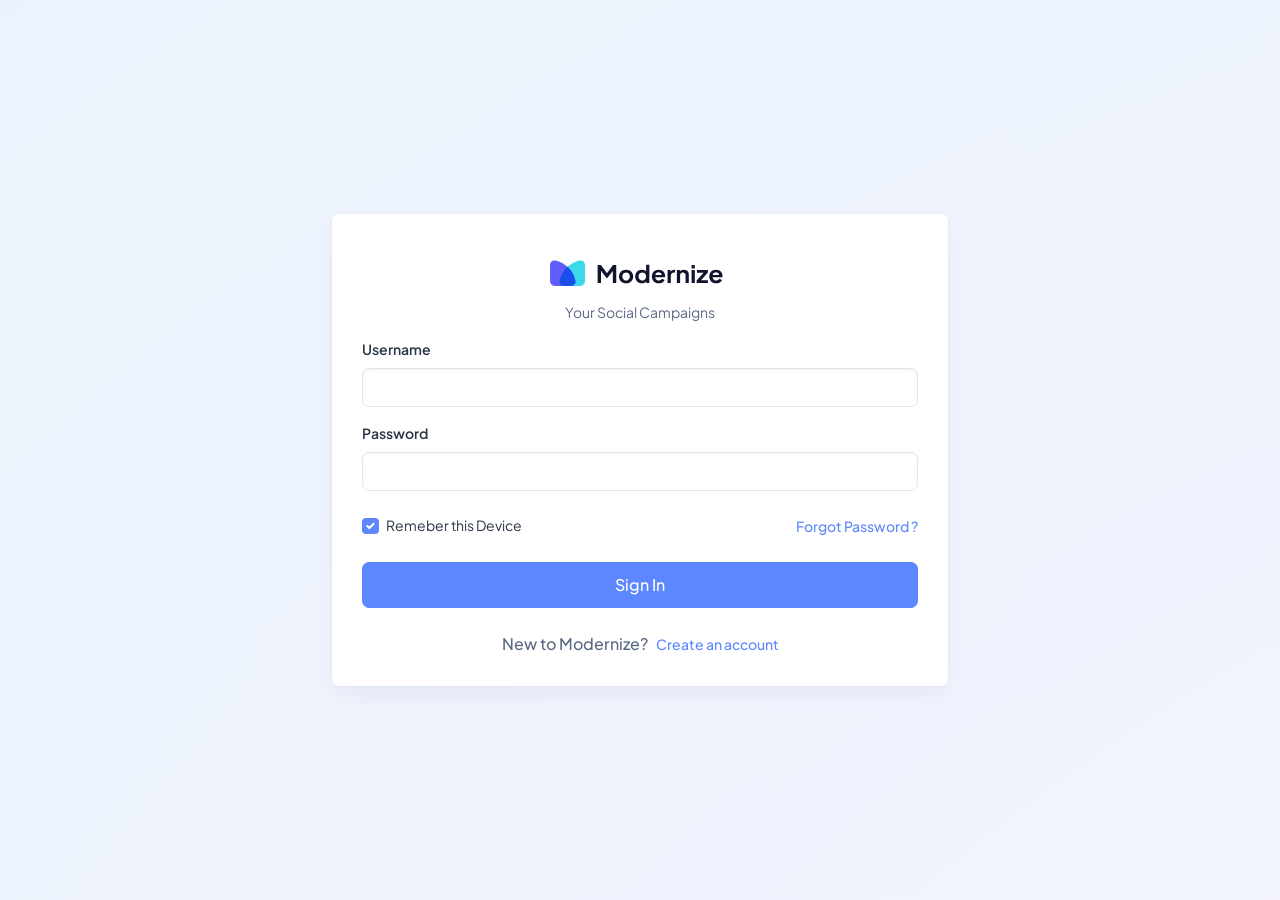
<file: MyApiNightCase.WebUI/wwwroot/ModernizeDashboard/html/authentication-login.html>
<!doctype html>
<html lang="en">

<head>
  <meta charset="utf-8">
  <meta name="viewport" content="width=device-width, initial-scale=1">
  <title>Modernize Free</title>
  <link rel="shortcut icon" type="image/png" href="../assets/images/logos/favicon.png" />
  <link rel="stylesheet" href="../assets/css/styles.min.css" />
</head>

<body>
  <!--  Body Wrapper -->
  <div class="page-wrapper" id="main-wrapper" data-layout="vertical" data-navbarbg="skin6" data-sidebartype="full"
    data-sidebar-position="fixed" data-header-position="fixed">
    <div
      class="position-relative overflow-hidden radial-gradient min-vh-100 d-flex align-items-center justify-content-center">
      <div class="d-flex align-items-center justify-content-center w-100">
        <div class="row justify-content-center w-100">
          <div class="col-md-8 col-lg-6 col-xxl-3">
            <div class="card mb-0">
              <div class="card-body">
                <a href="./index.html" class="text-nowrap logo-img text-center d-block py-3 w-100">
                  <img src="../assets/images/logos/dark-logo.svg" width="180" alt="">
                </a>
                <p class="text-center">Your Social Campaigns</p>
                <form>
                  <div class="mb-3">
                    <label for="exampleInputEmail1" class="form-label">Username</label>
                    <input type="email" class="form-control" id="exampleInputEmail1" aria-describedby="emailHelp">
                  </div>
                  <div class="mb-4">
                    <label for="exampleInputPassword1" class="form-label">Password</label>
                    <input type="password" class="form-control" id="exampleInputPassword1">
                  </div>
                  <div class="d-flex align-items-center justify-content-between mb-4">
                    <div class="form-check">
                      <input class="form-check-input primary" type="checkbox" value="" id="flexCheckChecked" checked>
                      <label class="form-check-label text-dark" for="flexCheckChecked">
                        Remeber this Device
                      </label>
                    </div>
                    <a class="text-primary fw-bold" href="./index.html">Forgot Password ?</a>
                  </div>
                  <a href="./index.html" class="btn btn-primary w-100 py-8 fs-4 mb-4 rounded-2">Sign In</a>
                  <div class="d-flex align-items-center justify-content-center">
                    <p class="fs-4 mb-0 fw-bold">New to Modernize?</p>
                    <a class="text-primary fw-bold ms-2" href="./authentication-register.html">Create an account</a>
                  </div>
                </form>
              </div>
            </div>
          </div>
        </div>
      </div>
    </div>
  </div>
  <script src="../assets/libs/jquery/dist/jquery.min.js"></script>
  <script src="../assets/libs/bootstrap/dist/js/bootstrap.bundle.min.js"></script>
</body>

</html>
</file>
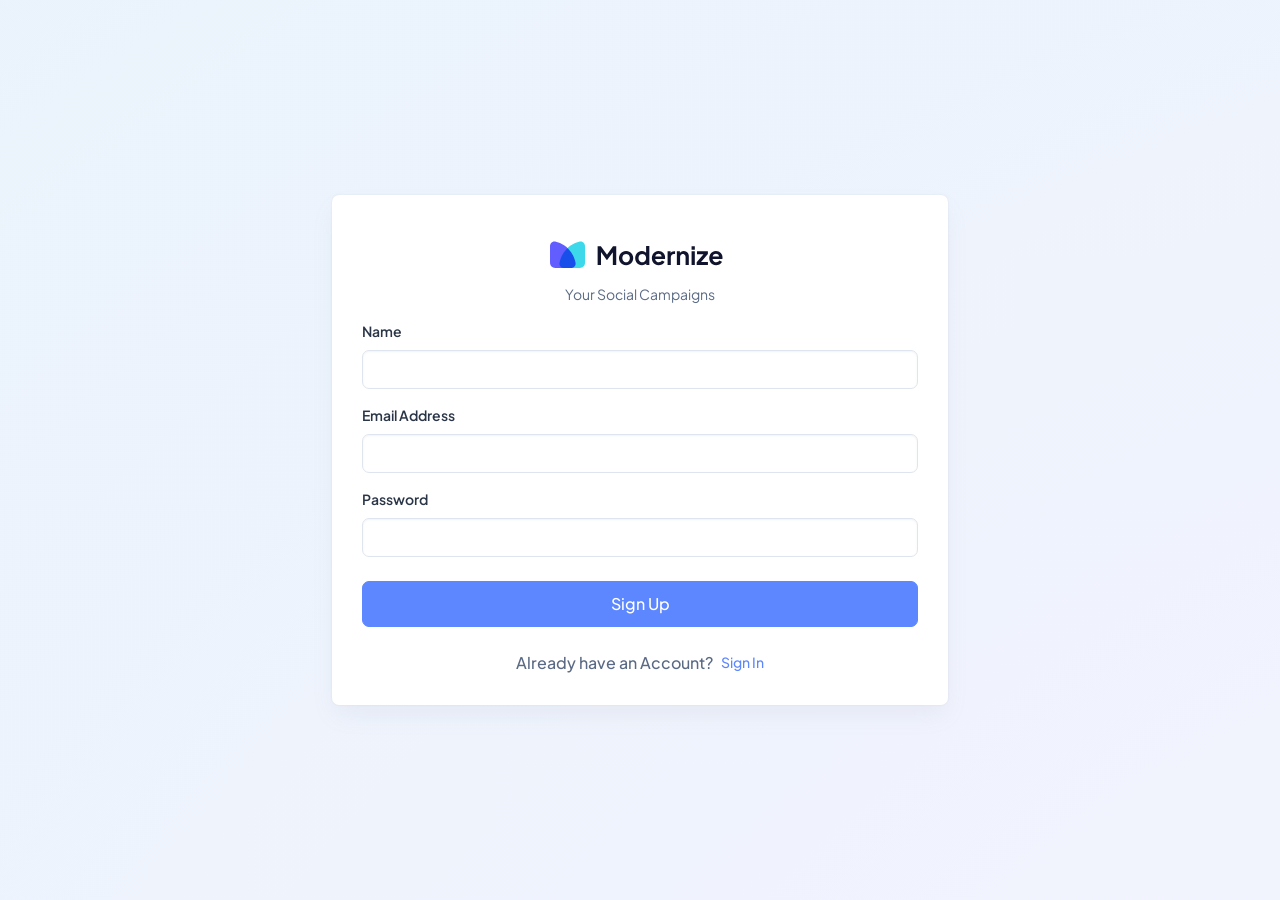
<file: MyApiNightCase.WebUI/wwwroot/ModernizeDashboard/html/authentication-register.html>
<!doctype html>
<html lang="en">

<head>
  <meta charset="utf-8">
  <meta name="viewport" content="width=device-width, initial-scale=1">
  <title>Modernize Free</title>
  <link rel="shortcut icon" type="image/png" href="../assets/images/logos/favicon.png" />
  <link rel="stylesheet" href="../assets/css/styles.min.css" />
</head>

<body>
  <!--  Body Wrapper -->
  <div class="page-wrapper" id="main-wrapper" data-layout="vertical" data-navbarbg="skin6" data-sidebartype="full"
    data-sidebar-position="fixed" data-header-position="fixed">
    <div
      class="position-relative overflow-hidden radial-gradient min-vh-100 d-flex align-items-center justify-content-center">
      <div class="d-flex align-items-center justify-content-center w-100">
        <div class="row justify-content-center w-100">
          <div class="col-md-8 col-lg-6 col-xxl-3">
            <div class="card mb-0">
              <div class="card-body">
                <a href="./index.html" class="text-nowrap logo-img text-center d-block py-3 w-100">
                  <img src="../assets/images/logos/dark-logo.svg" width="180" alt="">
                </a>
                <p class="text-center">Your Social Campaigns</p>
                <form>
                  <div class="mb-3">
                    <label for="exampleInputtext1" class="form-label">Name</label>
                    <input type="text" class="form-control" id="exampleInputtext1" aria-describedby="textHelp">
                  </div>
                  <div class="mb-3">
                    <label for="exampleInputEmail1" class="form-label">Email Address</label>
                    <input type="email" class="form-control" id="exampleInputEmail1" aria-describedby="emailHelp">
                  </div>
                  <div class="mb-4">
                    <label for="exampleInputPassword1" class="form-label">Password</label>
                    <input type="password" class="form-control" id="exampleInputPassword1">
                  </div>
                  <a href="./index.html" class="btn btn-primary w-100 py-8 fs-4 mb-4 rounded-2">Sign Up</a>
                  <div class="d-flex align-items-center justify-content-center">
                    <p class="fs-4 mb-0 fw-bold">Already have an Account?</p>
                    <a class="text-primary fw-bold ms-2" href="./authentication-login.html">Sign In</a>
                  </div>
                </form>
              </div>
            </div>
          </div>
        </div>
      </div>
    </div>
  </div>
  <script src="../assets/libs/jquery/dist/jquery.min.js"></script>
  <script src="../assets/libs/bootstrap/dist/js/bootstrap.bundle.min.js"></script>
</body>

</html>
</file>
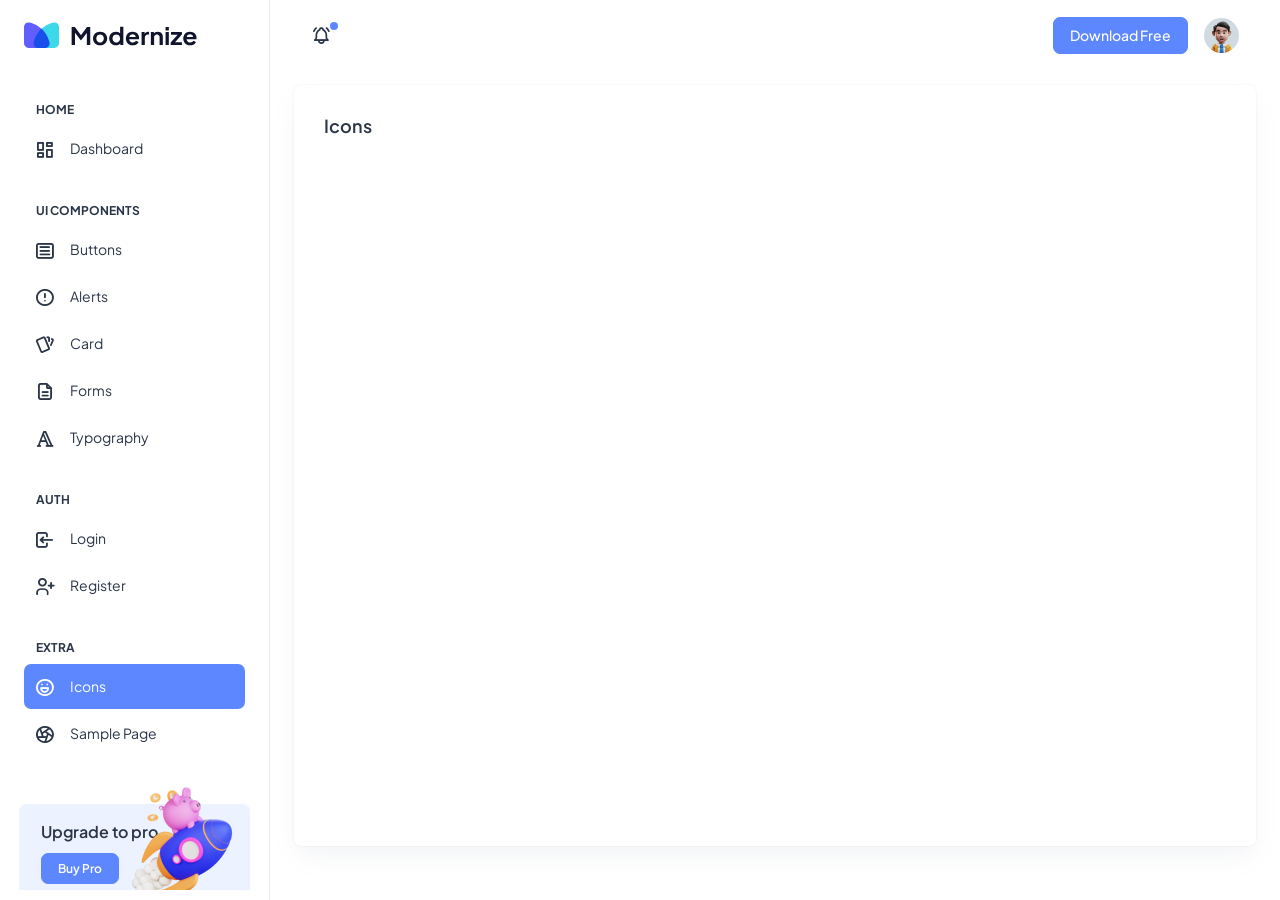
<file: MyApiNightCase.WebUI/wwwroot/ModernizeDashboard/html/icon-tabler.html>
<!doctype html>
<html lang="en">

<head>
  <meta charset="utf-8">
  <meta name="viewport" content="width=device-width, initial-scale=1">
  <title>Modernize Free</title>
  <link rel="shortcut icon" type="image/png" href="../assets/images/logos/favicon.png" />
  <link rel="stylesheet" href="../assets/css/styles.min.css" />
</head>

<body>
  <!--  Body Wrapper -->
  <div class="page-wrapper" id="main-wrapper" data-layout="vertical" data-navbarbg="skin6" data-sidebartype="full"
    data-sidebar-position="fixed" data-header-position="fixed">
    <!-- Sidebar Start -->
    <aside class="left-sidebar">
      <!-- Sidebar scroll-->
      <div>
        <div class="brand-logo d-flex align-items-center justify-content-between">
          <a href="./index.html" class="text-nowrap logo-img">
            <img src="../assets/images/logos/dark-logo.svg" width="180" alt="" />
          </a>
          <div class="close-btn d-xl-none d-block sidebartoggler cursor-pointer" id="sidebarCollapse">
            <i class="ti ti-x fs-8"></i>
          </div>
        </div>
        <!-- Sidebar navigation-->
        <nav class="sidebar-nav scroll-sidebar" data-simplebar="">
          <ul id="sidebarnav">
            <li class="nav-small-cap">
              <i class="ti ti-dots nav-small-cap-icon fs-4"></i>
              <span class="hide-menu">Home</span>
            </li>
            <li class="sidebar-item">
              <a class="sidebar-link" href="./index.html" aria-expanded="false">
                <span>
                  <i class="ti ti-layout-dashboard"></i>
                </span>
                <span class="hide-menu">Dashboard</span>
              </a>
            </li>
            <li class="nav-small-cap">
              <i class="ti ti-dots nav-small-cap-icon fs-4"></i>
              <span class="hide-menu">UI COMPONENTS</span>
            </li>
            <li class="sidebar-item">
              <a class="sidebar-link" href="./ui-buttons.html" aria-expanded="false">
                <span>
                  <i class="ti ti-article"></i>
                </span>
                <span class="hide-menu">Buttons</span>
              </a>
            </li>
            <li class="sidebar-item">
              <a class="sidebar-link" href="./ui-alerts.html" aria-expanded="false">
                <span>
                  <i class="ti ti-alert-circle"></i>
                </span>
                <span class="hide-menu">Alerts</span>
              </a>
            </li>
            <li class="sidebar-item">
              <a class="sidebar-link" href="./ui-card.html" aria-expanded="false">
                <span>
                  <i class="ti ti-cards"></i>
                </span>
                <span class="hide-menu">Card</span>
              </a>
            </li>
            <li class="sidebar-item">
              <a class="sidebar-link" href="./ui-forms.html" aria-expanded="false">
                <span>
                  <i class="ti ti-file-description"></i>
                </span>
                <span class="hide-menu">Forms</span>
              </a>
            </li>
            <li class="sidebar-item">
              <a class="sidebar-link" href="./ui-typography.html" aria-expanded="false">
                <span>
                  <i class="ti ti-typography"></i>
                </span>
                <span class="hide-menu">Typography</span>
              </a>
            </li>
            <li class="nav-small-cap">
              <i class="ti ti-dots nav-small-cap-icon fs-4"></i>
              <span class="hide-menu">AUTH</span>
            </li>
            <li class="sidebar-item">
              <a class="sidebar-link" href="./authentication-login.html" aria-expanded="false">
                <span>
                  <i class="ti ti-login"></i>
                </span>
                <span class="hide-menu">Login</span>
              </a>
            </li>
            <li class="sidebar-item">
              <a class="sidebar-link" href="./authentication-register.html" aria-expanded="false">
                <span>
                  <i class="ti ti-user-plus"></i>
                </span>
                <span class="hide-menu">Register</span>
              </a>
            </li>
            <li class="nav-small-cap">
              <i class="ti ti-dots nav-small-cap-icon fs-4"></i>
              <span class="hide-menu">EXTRA</span>
            </li>
            <li class="sidebar-item">
              <a class="sidebar-link" href="./icon-tabler.html" aria-expanded="false">
                <span>
                  <i class="ti ti-mood-happy"></i>
                </span>
                <span class="hide-menu">Icons</span>
              </a>
            </li>
            <li class="sidebar-item">
              <a class="sidebar-link" href="./sample-page.html" aria-expanded="false">
                <span>
                  <i class="ti ti-aperture"></i>
                </span>
                <span class="hide-menu">Sample Page</span>
              </a>
            </li>
          </ul>
          <div class="unlimited-access hide-menu bg-light-primary position-relative mb-7 mt-5 rounded">
            <div class="d-flex">
              <div class="unlimited-access-title me-3">
                <h6 class="fw-semibold fs-4 mb-6 text-dark w-85">Upgrade to pro</h6>
                <a href="https://adminmart.com/product/modernize-bootstrap-5-admin-template/" target="_blank" class="btn btn-primary fs-2 fw-semibold lh-sm">Buy Pro</a>
              </div>
              <div class="unlimited-access-img">
                <img src="../assets/images/backgrounds/rocket.png" alt="" class="img-fluid">
              </div>
            </div>
          </div>
        </nav>
        <!-- End Sidebar navigation -->
      </div>
      <!-- End Sidebar scroll-->
    </aside>
    <!--  Sidebar End -->
    <!--  Main wrapper -->
    <div class="body-wrapper">
      <!--  Header Start -->
      <header class="app-header">
        <nav class="navbar navbar-expand-lg navbar-light">
          <ul class="navbar-nav">
            <li class="nav-item d-block d-xl-none">
              <a class="nav-link sidebartoggler nav-icon-hover" id="headerCollapse" href="javascript:void(0)">
                <i class="ti ti-menu-2"></i>
              </a>
            </li>
            <li class="nav-item">
              <a class="nav-link nav-icon-hover" href="javascript:void(0)">
                <i class="ti ti-bell-ringing"></i>
                <div class="notification bg-primary rounded-circle"></div>
              </a>
            </li>
          </ul>
          <div class="navbar-collapse justify-content-end px-0" id="navbarNav">
            <ul class="navbar-nav flex-row ms-auto align-items-center justify-content-end">
              <a href="https://adminmart.com/product/modernize-free-bootstrap-admin-dashboard/" target="_blank" class="btn btn-primary">Download Free</a>
              <li class="nav-item dropdown">
                <a class="nav-link nav-icon-hover" href="javascript:void(0)" id="drop2" data-bs-toggle="dropdown"
                  aria-expanded="false">
                  <img src="../assets/images/profile/user-1.jpg" alt="" width="35" height="35" class="rounded-circle">
                </a>
                <div class="dropdown-menu dropdown-menu-end dropdown-menu-animate-up" aria-labelledby="drop2">
                  <div class="message-body">
                    <a href="javascript:void(0)" class="d-flex align-items-center gap-2 dropdown-item">
                      <i class="ti ti-user fs-6"></i>
                      <p class="mb-0 fs-3">My Profile</p>
                    </a>
                    <a href="javascript:void(0)" class="d-flex align-items-center gap-2 dropdown-item">
                      <i class="ti ti-mail fs-6"></i>
                      <p class="mb-0 fs-3">My Account</p>
                    </a>
                    <a href="javascript:void(0)" class="d-flex align-items-center gap-2 dropdown-item">
                      <i class="ti ti-list-check fs-6"></i>
                      <p class="mb-0 fs-3">My Task</p>
                    </a>
                    <a href="./authentication-login.html" class="btn btn-outline-primary mx-3 mt-2 d-block">Logout</a>
                  </div>
                </div>
              </li>
            </ul>
          </div>
        </nav>
      </header>
      <!--  Header End -->
      <div class="container-fluid">
        <div class="card w-100 h-100 position-relative overflow-hidden">
          <div class="card-body">
            <h5 class="card-title fw-semibold mb-4">Icons</h5>
            <iframe src="https://tabler-icons.io/" frameborder="0" style="height: calc(100vh - 250px); width: 100%;"
              data-simplebar=""></iframe>
          </div>
        </div>
      </div>
    </div>
  </div>
  <script src="../assets/libs/jquery/dist/jquery.min.js"></script>
  <script src="../assets/libs/bootstrap/dist/js/bootstrap.bundle.min.js"></script>
  <script src="../assets/js/sidebarmenu.js"></script>
  <script src="../assets/js/app.min.js"></script>
  <script src="../assets/libs/simplebar/dist/simplebar.js"></script>
</body>

</html>
</file>
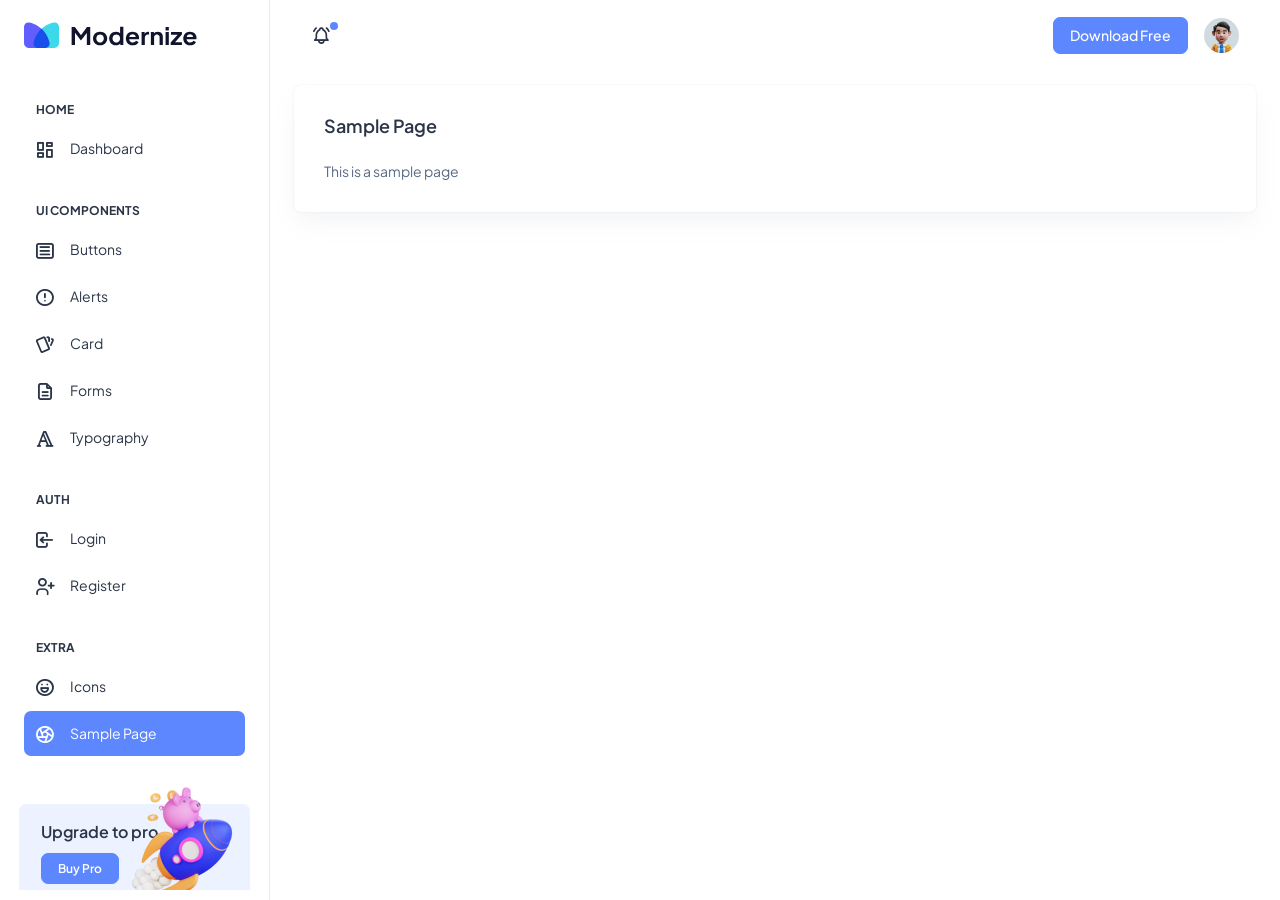
<file: MyApiNightCase.WebUI/wwwroot/ModernizeDashboard/html/sample-page.html>
<!doctype html>
<html lang="en">

<head>
  <meta charset="utf-8">
  <meta name="viewport" content="width=device-width, initial-scale=1">
  <title>Modernize Free</title>
  <link rel="shortcut icon" type="image/png" href="../assets/images/logos/favicon.png" />
  <link rel="stylesheet" href="../assets/css/styles.min.css" />
</head>

<body>
  <!--  Body Wrapper -->
  <div class="page-wrapper" id="main-wrapper" data-layout="vertical" data-navbarbg="skin6" data-sidebartype="full"
    data-sidebar-position="fixed" data-header-position="fixed">
    <!-- Sidebar Start -->
    <aside class="left-sidebar">
      <!-- Sidebar scroll-->
      <div>
        <div class="brand-logo d-flex align-items-center justify-content-between">
          <a href="./index.html" class="text-nowrap logo-img">
            <img src="../assets/images/logos/dark-logo.svg" width="180" alt="" />
          </a>
          <div class="close-btn d-xl-none d-block sidebartoggler cursor-pointer" id="sidebarCollapse">
            <i class="ti ti-x fs-8"></i>
          </div>
        </div>
        <!-- Sidebar navigation-->
        <nav class="sidebar-nav scroll-sidebar" data-simplebar="">
          <ul id="sidebarnav">
            <li class="nav-small-cap">
              <i class="ti ti-dots nav-small-cap-icon fs-4"></i>
              <span class="hide-menu">Home</span>
            </li>
            <li class="sidebar-item">
              <a class="sidebar-link" href="./index.html" aria-expanded="false">
                <span>
                  <i class="ti ti-layout-dashboard"></i>
                </span>
                <span class="hide-menu">Dashboard</span>
              </a>
            </li>
            <li class="nav-small-cap">
              <i class="ti ti-dots nav-small-cap-icon fs-4"></i>
              <span class="hide-menu">UI COMPONENTS</span>
            </li>
            <li class="sidebar-item">
              <a class="sidebar-link" href="./ui-buttons.html" aria-expanded="false">
                <span>
                  <i class="ti ti-article"></i>
                </span>
                <span class="hide-menu">Buttons</span>
              </a>
            </li>
            <li class="sidebar-item">
              <a class="sidebar-link" href="./ui-alerts.html" aria-expanded="false">
                <span>
                  <i class="ti ti-alert-circle"></i>
                </span>
                <span class="hide-menu">Alerts</span>
              </a>
            </li>
            <li class="sidebar-item">
              <a class="sidebar-link" href="./ui-card.html" aria-expanded="false">
                <span>
                  <i class="ti ti-cards"></i>
                </span>
                <span class="hide-menu">Card</span>
              </a>
            </li>
            <li class="sidebar-item">
              <a class="sidebar-link" href="./ui-forms.html" aria-expanded="false">
                <span>
                  <i class="ti ti-file-description"></i>
                </span>
                <span class="hide-menu">Forms</span>
              </a>
            </li>
            <li class="sidebar-item">
              <a class="sidebar-link" href="./ui-typography.html" aria-expanded="false">
                <span>
                  <i class="ti ti-typography"></i>
                </span>
                <span class="hide-menu">Typography</span>
              </a>
            </li>
            <li class="nav-small-cap">
              <i class="ti ti-dots nav-small-cap-icon fs-4"></i>
              <span class="hide-menu">AUTH</span>
            </li>
            <li class="sidebar-item">
              <a class="sidebar-link" href="./authentication-login.html" aria-expanded="false">
                <span>
                  <i class="ti ti-login"></i>
                </span>
                <span class="hide-menu">Login</span>
              </a>
            </li>
            <li class="sidebar-item">
              <a class="sidebar-link" href="./authentication-register.html" aria-expanded="false">
                <span>
                  <i class="ti ti-user-plus"></i>
                </span>
                <span class="hide-menu">Register</span>
              </a>
            </li>
            <li class="nav-small-cap">
              <i class="ti ti-dots nav-small-cap-icon fs-4"></i>
              <span class="hide-menu">EXTRA</span>
            </li>
            <li class="sidebar-item">
              <a class="sidebar-link" href="./icon-tabler.html" aria-expanded="false">
                <span>
                  <i class="ti ti-mood-happy"></i>
                </span>
                <span class="hide-menu">Icons</span>
              </a>
            </li>
            <li class="sidebar-item">
              <a class="sidebar-link" href="./sample-page.html" aria-expanded="false">
                <span>
                  <i class="ti ti-aperture"></i>
                </span>
                <span class="hide-menu">Sample Page</span>
              </a>
            </li>
          </ul>
          <div class="unlimited-access hide-menu bg-light-primary position-relative mb-7 mt-5 rounded">
            <div class="d-flex">
              <div class="unlimited-access-title me-3">
                <h6 class="fw-semibold fs-4 mb-6 text-dark w-85">Upgrade to pro</h6>
                <a href="https://adminmart.com/product/modernize-bootstrap-5-admin-template/" target="_blank" class="btn btn-primary fs-2 fw-semibold lh-sm">Buy Pro</a>
              </div>
              <div class="unlimited-access-img">
                <img src="../assets/images/backgrounds/rocket.png" alt="" class="img-fluid">
              </div>
            </div>
          </div>
        </nav>
        <!-- End Sidebar navigation -->
      </div>
      <!-- End Sidebar scroll-->
    </aside>
    <!--  Sidebar End -->
    <!--  Main wrapper -->
    <div class="body-wrapper">
      <!--  Header Start -->
      <header class="app-header">
        <nav class="navbar navbar-expand-lg navbar-light">
          <ul class="navbar-nav">
            <li class="nav-item d-block d-xl-none">
              <a class="nav-link sidebartoggler nav-icon-hover" id="headerCollapse" href="javascript:void(0)">
                <i class="ti ti-menu-2"></i>
              </a>
            </li>
            <li class="nav-item">
              <a class="nav-link nav-icon-hover" href="javascript:void(0)">
                <i class="ti ti-bell-ringing"></i>
                <div class="notification bg-primary rounded-circle"></div>
              </a>
            </li>
          </ul>
          <div class="navbar-collapse justify-content-end px-0" id="navbarNav">
            <ul class="navbar-nav flex-row ms-auto align-items-center justify-content-end">
              <a href="https://adminmart.com/product/modernize-free-bootstrap-admin-dashboard/" target="_blank" class="btn btn-primary">Download Free</a>
              <li class="nav-item dropdown">
                <a class="nav-link nav-icon-hover" href="javascript:void(0)" id="drop2" data-bs-toggle="dropdown"
                  aria-expanded="false">
                  <img src="../assets/images/profile/user-1.jpg" alt="" width="35" height="35" class="rounded-circle">
                </a>
                <div class="dropdown-menu dropdown-menu-end dropdown-menu-animate-up" aria-labelledby="drop2">
                  <div class="message-body">
                    <a href="javascript:void(0)" class="d-flex align-items-center gap-2 dropdown-item">
                      <i class="ti ti-user fs-6"></i>
                      <p class="mb-0 fs-3">My Profile</p>
                    </a>
                    <a href="javascript:void(0)" class="d-flex align-items-center gap-2 dropdown-item">
                      <i class="ti ti-mail fs-6"></i>
                      <p class="mb-0 fs-3">My Account</p>
                    </a>
                    <a href="javascript:void(0)" class="d-flex align-items-center gap-2 dropdown-item">
                      <i class="ti ti-list-check fs-6"></i>
                      <p class="mb-0 fs-3">My Task</p>
                    </a>
                    <a href="./authentication-login.html" class="btn btn-outline-primary mx-3 mt-2 d-block">Logout</a>
                  </div>
                </div>
              </li>
            </ul>
          </div>
        </nav>
      </header>
      <!--  Header End -->
      <div class="container-fluid">
        <div class="card">
          <div class="card-body">
            <h5 class="card-title fw-semibold mb-4">Sample Page</h5>
            <p class="mb-0">This is a sample page </p>
          </div>
        </div>
      </div>
    </div>
  </div>
  <script src="../assets/libs/jquery/dist/jquery.min.js"></script>
  <script src="../assets/libs/bootstrap/dist/js/bootstrap.bundle.min.js"></script>
  <script src="../assets/js/sidebarmenu.js"></script>
  <script src="../assets/js/app.min.js"></script>
  <script src="../assets/libs/simplebar/dist/simplebar.js"></script>
</body>

</html>
</file>
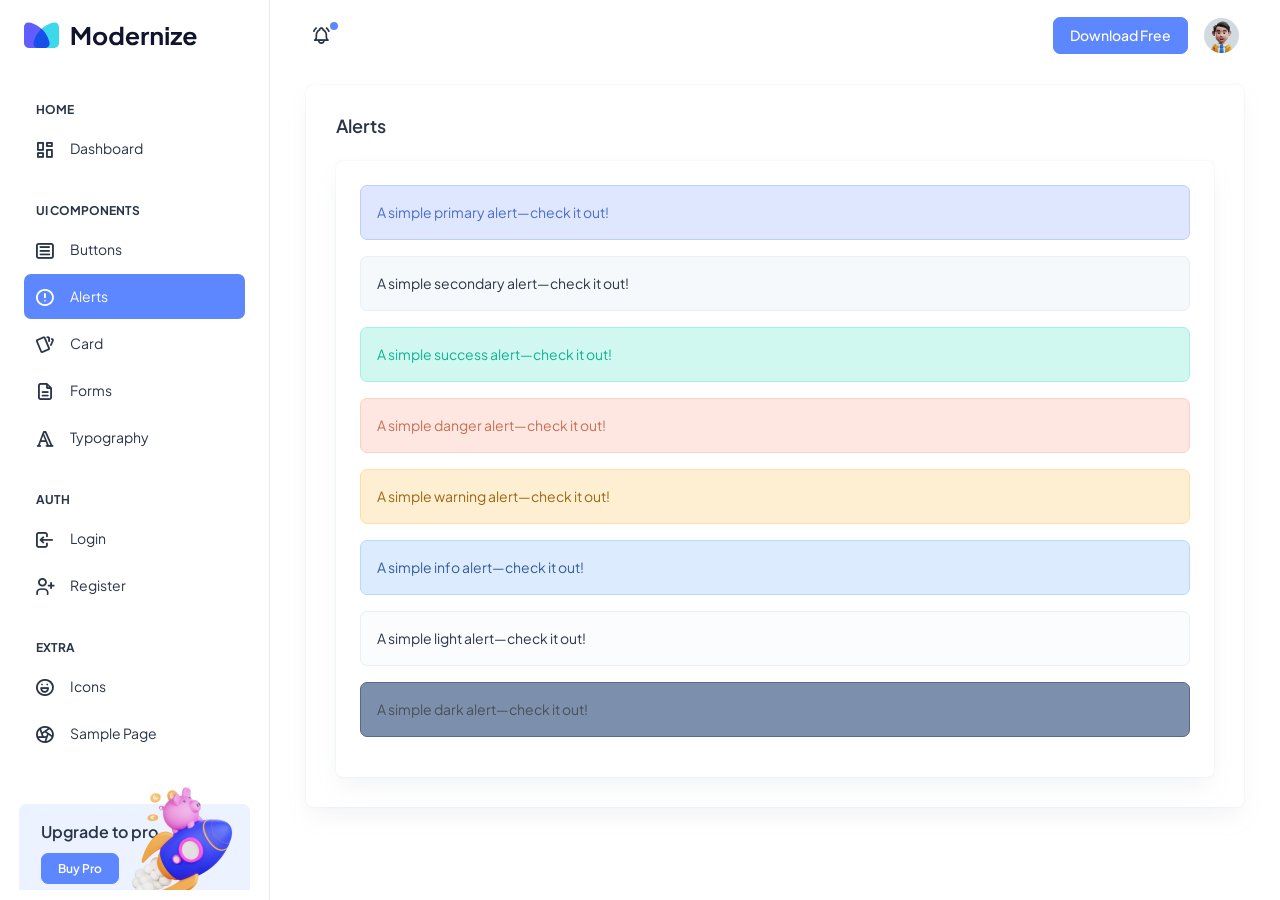
<file: MyApiNightCase.WebUI/wwwroot/ModernizeDashboard/html/ui-alerts.html>
<!doctype html>
<html lang="en">

<head>
  <meta charset="utf-8">
  <meta name="viewport" content="width=device-width, initial-scale=1">
  <title>Modernize Free</title>
  <link rel="shortcut icon" type="image/png" href="../assets/images/logos/favicon.png" />
  <link rel="stylesheet" href="../assets/css/styles.min.css" />
</head>

<body>
  <!--  Body Wrapper -->
  <div class="page-wrapper" id="main-wrapper" data-layout="vertical" data-navbarbg="skin6" data-sidebartype="full"
    data-sidebar-position="fixed" data-header-position="fixed">
    <!-- Sidebar Start -->
    <aside class="left-sidebar">
      <!-- Sidebar scroll-->
      <div>
        <div class="brand-logo d-flex align-items-center justify-content-between">
          <a href="./index.html" class="text-nowrap logo-img">
            <img src="../assets/images/logos/dark-logo.svg" width="180" alt="" />
          </a>
          <div class="close-btn d-xl-none d-block sidebartoggler cursor-pointer" id="sidebarCollapse">
            <i class="ti ti-x fs-8"></i>
          </div>
        </div>
        <!-- Sidebar navigation-->
        <nav class="sidebar-nav scroll-sidebar" data-simplebar="">
          <ul id="sidebarnav">
            <li class="nav-small-cap">
              <i class="ti ti-dots nav-small-cap-icon fs-4"></i>
              <span class="hide-menu">Home</span>
            </li>
            <li class="sidebar-item">
              <a class="sidebar-link" href="./index.html" aria-expanded="false">
                <span>
                  <i class="ti ti-layout-dashboard"></i>
                </span>
                <span class="hide-menu">Dashboard</span>
              </a>
            </li>
            <li class="nav-small-cap">
              <i class="ti ti-dots nav-small-cap-icon fs-4"></i>
              <span class="hide-menu">UI COMPONENTS</span>
            </li>
            <li class="sidebar-item">
              <a class="sidebar-link" href="./ui-buttons.html" aria-expanded="false">
                <span>
                  <i class="ti ti-article"></i>
                </span>
                <span class="hide-menu">Buttons</span>
              </a>
            </li>
            <li class="sidebar-item">
              <a class="sidebar-link" href="./ui-alerts.html" aria-expanded="false">
                <span>
                  <i class="ti ti-alert-circle"></i>
                </span>
                <span class="hide-menu">Alerts</span>
              </a>
            </li>
            <li class="sidebar-item">
              <a class="sidebar-link" href="./ui-card.html" aria-expanded="false">
                <span>
                  <i class="ti ti-cards"></i>
                </span>
                <span class="hide-menu">Card</span>
              </a>
            </li>
            <li class="sidebar-item">
              <a class="sidebar-link" href="./ui-forms.html" aria-expanded="false">
                <span>
                  <i class="ti ti-file-description"></i>
                </span>
                <span class="hide-menu">Forms</span>
              </a>
            </li>
            <li class="sidebar-item">
              <a class="sidebar-link" href="./ui-typography.html" aria-expanded="false">
                <span>
                  <i class="ti ti-typography"></i>
                </span>
                <span class="hide-menu">Typography</span>
              </a>
            </li>
            <li class="nav-small-cap">
              <i class="ti ti-dots nav-small-cap-icon fs-4"></i>
              <span class="hide-menu">AUTH</span>
            </li>
            <li class="sidebar-item">
              <a class="sidebar-link" href="./authentication-login.html" aria-expanded="false">
                <span>
                  <i class="ti ti-login"></i>
                </span>
                <span class="hide-menu">Login</span>
              </a>
            </li>
            <li class="sidebar-item">
              <a class="sidebar-link" href="./authentication-register.html" aria-expanded="false">
                <span>
                  <i class="ti ti-user-plus"></i>
                </span>
                <span class="hide-menu">Register</span>
              </a>
            </li>
            <li class="nav-small-cap">
              <i class="ti ti-dots nav-small-cap-icon fs-4"></i>
              <span class="hide-menu">EXTRA</span>
            </li>
            <li class="sidebar-item">
              <a class="sidebar-link" href="./icon-tabler.html" aria-expanded="false">
                <span>
                  <i class="ti ti-mood-happy"></i>
                </span>
                <span class="hide-menu">Icons</span>
              </a>
            </li>
            <li class="sidebar-item">
              <a class="sidebar-link" href="./sample-page.html" aria-expanded="false">
                <span>
                  <i class="ti ti-aperture"></i>
                </span>
                <span class="hide-menu">Sample Page</span>
              </a>
            </li>
          </ul>
          <div class="unlimited-access hide-menu bg-light-primary position-relative mb-7 mt-5 rounded">
            <div class="d-flex">
              <div class="unlimited-access-title me-3">
                <h6 class="fw-semibold fs-4 mb-6 text-dark w-85">Upgrade to pro</h6>
                <a href="https://adminmart.com/product/modernize-bootstrap-5-admin-template/" target="_blank" class="btn btn-primary fs-2 fw-semibold lh-sm">Buy Pro</a>
              </div>
              <div class="unlimited-access-img">
                <img src="../assets/images/backgrounds/rocket.png" alt="" class="img-fluid">
              </div>
            </div>
          </div>
        </nav>
        <!-- End Sidebar navigation -->
      </div>
      <!-- End Sidebar scroll-->
    </aside>
    <!--  Sidebar End -->
    <!--  Main wrapper -->
    <div class="body-wrapper">
      <!--  Header Start -->
      <header class="app-header">
        <nav class="navbar navbar-expand-lg navbar-light">
          <ul class="navbar-nav">
            <li class="nav-item d-block d-xl-none">
              <a class="nav-link sidebartoggler nav-icon-hover" id="headerCollapse" href="javascript:void(0)">
                <i class="ti ti-menu-2"></i>
              </a>
            </li>
            <li class="nav-item">
              <a class="nav-link nav-icon-hover" href="javascript:void(0)">
                <i class="ti ti-bell-ringing"></i>
                <div class="notification bg-primary rounded-circle"></div>
              </a>
            </li>
          </ul>
          <div class="navbar-collapse justify-content-end px-0" id="navbarNav">
            <ul class="navbar-nav flex-row ms-auto align-items-center justify-content-end">
              <a href="https://adminmart.com/product/modernize-free-bootstrap-admin-dashboard/" target="_blank" class="btn btn-primary">Download Free</a>
              <li class="nav-item dropdown">
                <a class="nav-link nav-icon-hover" href="javascript:void(0)" id="drop2" data-bs-toggle="dropdown"
                  aria-expanded="false">
                  <img src="../assets/images/profile/user-1.jpg" alt="" width="35" height="35" class="rounded-circle">
                </a>
                <div class="dropdown-menu dropdown-menu-end dropdown-menu-animate-up" aria-labelledby="drop2">
                  <div class="message-body">
                    <a href="javascript:void(0)" class="d-flex align-items-center gap-2 dropdown-item">
                      <i class="ti ti-user fs-6"></i>
                      <p class="mb-0 fs-3">My Profile</p>
                    </a>
                    <a href="javascript:void(0)" class="d-flex align-items-center gap-2 dropdown-item">
                      <i class="ti ti-mail fs-6"></i>
                      <p class="mb-0 fs-3">My Account</p>
                    </a>
                    <a href="javascript:void(0)" class="d-flex align-items-center gap-2 dropdown-item">
                      <i class="ti ti-list-check fs-6"></i>
                      <p class="mb-0 fs-3">My Task</p>
                    </a>
                    <a href="./authentication-login.html" class="btn btn-outline-primary mx-3 mt-2 d-block">Logout</a>
                  </div>
                </div>
              </li>
            </ul>
          </div>
        </nav>
      </header>
      <!--  Header End -->
      <div class="container-fluid">
        <div class="container-fluid">
          <div class="card">
            <div class="card-body">
              <h5 class="card-title fw-semibold mb-4">Alerts</h5>
              <div class="card mb-0">
                <div class="card-body p-4">
                  <div class="alert alert-primary" role="alert">
                    A simple primary alert—check it out!
                  </div>
                  <div class="alert alert-secondary" role="alert">
                    A simple secondary alert—check it out!
                  </div>
                  <div class="alert alert-success" role="alert">
                    A simple success alert—check it out!
                  </div>
                  <div class="alert alert-danger" role="alert">
                    A simple danger alert—check it out!
                  </div>
                  <div class="alert alert-warning" role="alert">
                    A simple warning alert—check it out!
                  </div>
                  <div class="alert alert-info" role="alert">
                    A simple info alert—check it out!
                  </div>
                  <div class="alert alert-light" role="alert">
                    A simple light alert—check it out!
                  </div>
                  <div class="alert alert-dark" role="alert">
                    A simple dark alert—check it out!
                  </div>
                </div>
              </div>
            </div>
          </div>
        </div>
      </div>
    </div>
  </div>
  <script src="../assets/libs/jquery/dist/jquery.min.js"></script>
  <script src="../assets/libs/bootstrap/dist/js/bootstrap.bundle.min.js"></script>
  <script src="../assets/js/sidebarmenu.js"></script>
  <script src="../assets/js/app.min.js"></script>
  <script src="../assets/libs/simplebar/dist/simplebar.js"></script>
</body>

</html>
</file>
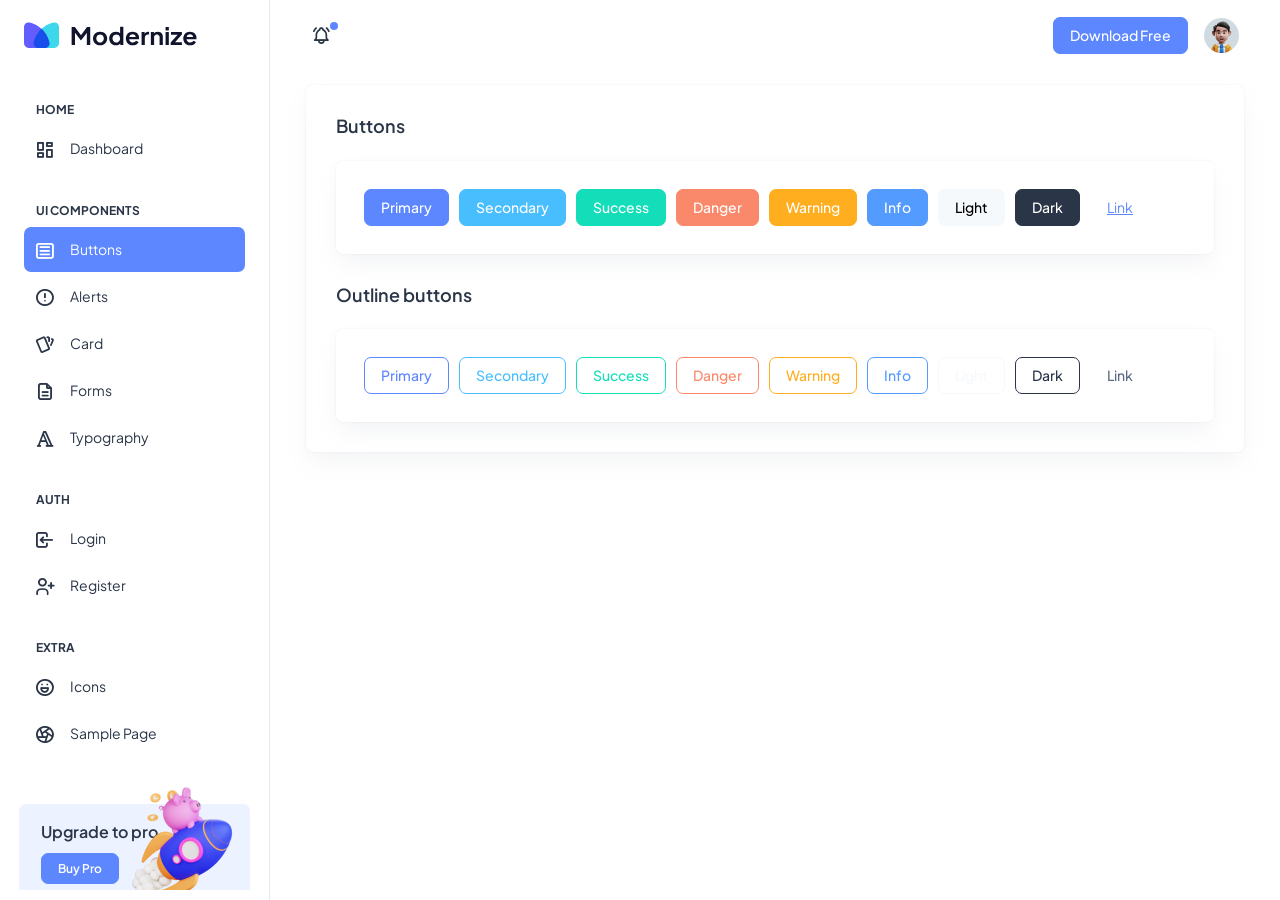
<file: MyApiNightCase.WebUI/wwwroot/ModernizeDashboard/html/ui-buttons.html>
<!doctype html>
<html lang="en">

<head>
  <meta charset="utf-8">
  <meta name="viewport" content="width=device-width, initial-scale=1">
  <title>Modernize Free</title>
  <link rel="shortcut icon" type="image/png" href="../assets/images/logos/favicon.png" />
  <link rel="stylesheet" href="../assets/css/styles.min.css" />
</head>

<body>
  <!--  Body Wrapper -->
  <div class="page-wrapper" id="main-wrapper" data-layout="vertical" data-navbarbg="skin6" data-sidebartype="full"
    data-sidebar-position="fixed" data-header-position="fixed">
    <!-- Sidebar Start -->
    <aside class="left-sidebar">
      <!-- Sidebar scroll-->
      <div>
        <div class="brand-logo d-flex align-items-center justify-content-between">
          <a href="./index.html" class="text-nowrap logo-img">
            <img src="../assets/images/logos/dark-logo.svg" width="180" alt="" />
          </a>
          <div class="close-btn d-xl-none d-block sidebartoggler cursor-pointer" id="sidebarCollapse">
            <i class="ti ti-x fs-8"></i>
          </div>
        </div>
        <!-- Sidebar navigation-->
        <nav class="sidebar-nav scroll-sidebar" data-simplebar="">
          <ul id="sidebarnav">
            <li class="nav-small-cap">
              <i class="ti ti-dots nav-small-cap-icon fs-4"></i>
              <span class="hide-menu">Home</span>
            </li>
            <li class="sidebar-item">
              <a class="sidebar-link" href="./index.html" aria-expanded="false">
                <span>
                  <i class="ti ti-layout-dashboard"></i>
                </span>
                <span class="hide-menu">Dashboard</span>
              </a>
            </li>
            <li class="nav-small-cap">
              <i class="ti ti-dots nav-small-cap-icon fs-4"></i>
              <span class="hide-menu">UI COMPONENTS</span>
            </li>
            <li class="sidebar-item">
              <a class="sidebar-link" href="./ui-buttons.html" aria-expanded="false">
                <span>
                  <i class="ti ti-article"></i>
                </span>
                <span class="hide-menu">Buttons</span>
              </a>
            </li>
            <li class="sidebar-item">
              <a class="sidebar-link" href="./ui-alerts.html" aria-expanded="false">
                <span>
                  <i class="ti ti-alert-circle"></i>
                </span>
                <span class="hide-menu">Alerts</span>
              </a>
            </li>
            <li class="sidebar-item">
              <a class="sidebar-link" href="./ui-card.html" aria-expanded="false">
                <span>
                  <i class="ti ti-cards"></i>
                </span>
                <span class="hide-menu">Card</span>
              </a>
            </li>
            <li class="sidebar-item">
              <a class="sidebar-link" href="./ui-forms.html" aria-expanded="false">
                <span>
                  <i class="ti ti-file-description"></i>
                </span>
                <span class="hide-menu">Forms</span>
              </a>
            </li>
            <li class="sidebar-item">
              <a class="sidebar-link" href="./ui-typography.html" aria-expanded="false">
                <span>
                  <i class="ti ti-typography"></i>
                </span>
                <span class="hide-menu">Typography</span>
              </a>
            </li>
            <li class="nav-small-cap">
              <i class="ti ti-dots nav-small-cap-icon fs-4"></i>
              <span class="hide-menu">AUTH</span>
            </li>
            <li class="sidebar-item">
              <a class="sidebar-link" href="./authentication-login.html" aria-expanded="false">
                <span>
                  <i class="ti ti-login"></i>
                </span>
                <span class="hide-menu">Login</span>
              </a>
            </li>
            <li class="sidebar-item">
              <a class="sidebar-link" href="./authentication-register.html" aria-expanded="false">
                <span>
                  <i class="ti ti-user-plus"></i>
                </span>
                <span class="hide-menu">Register</span>
              </a>
            </li>
            <li class="nav-small-cap">
              <i class="ti ti-dots nav-small-cap-icon fs-4"></i>
              <span class="hide-menu">EXTRA</span>
            </li>
            <li class="sidebar-item">
              <a class="sidebar-link" href="./icon-tabler.html" aria-expanded="false">
                <span>
                  <i class="ti ti-mood-happy"></i>
                </span>
                <span class="hide-menu">Icons</span>
              </a>
            </li>
            <li class="sidebar-item">
              <a class="sidebar-link" href="./sample-page.html" aria-expanded="false">
                <span>
                  <i class="ti ti-aperture"></i>
                </span>
                <span class="hide-menu">Sample Page</span>
              </a>
            </li>
          </ul>
          <div class="unlimited-access hide-menu bg-light-primary position-relative mb-7 mt-5 rounded">
            <div class="d-flex">
              <div class="unlimited-access-title me-3">
                <h6 class="fw-semibold fs-4 mb-6 text-dark w-85">Upgrade to pro</h6>
                <a href="https://adminmart.com/product/modernize-bootstrap-5-admin-template/" target="_blank" class="btn btn-primary fs-2 fw-semibold lh-sm">Buy Pro</a>
              </div>
              <div class="unlimited-access-img">
                <img src="../assets/images/backgrounds/rocket.png" alt="" class="img-fluid">
              </div>
            </div>
          </div>
        </nav>
        <!-- End Sidebar navigation -->
      </div>
      <!-- End Sidebar scroll-->
    </aside>
    <!--  Sidebar End -->
    <!--  Main wrapper -->
    <div class="body-wrapper">
      <!--  Header Start -->
      <header class="app-header">
        <nav class="navbar navbar-expand-lg navbar-light">
          <ul class="navbar-nav">
            <li class="nav-item d-block d-xl-none">
              <a class="nav-link sidebartoggler nav-icon-hover" id="headerCollapse" href="javascript:void(0)">
                <i class="ti ti-menu-2"></i>
              </a>
            </li>
            <li class="nav-item">
              <a class="nav-link nav-icon-hover" href="javascript:void(0)">
                <i class="ti ti-bell-ringing"></i>
                <div class="notification bg-primary rounded-circle"></div>
              </a>
            </li>
          </ul>
          <div class="navbar-collapse justify-content-end px-0" id="navbarNav">
            <ul class="navbar-nav flex-row ms-auto align-items-center justify-content-end">
              <a href="https://adminmart.com/product/modernize-free-bootstrap-admin-dashboard/" target="_blank" class="btn btn-primary">Download Free</a>
              <li class="nav-item dropdown">
                <a class="nav-link nav-icon-hover" href="javascript:void(0)" id="drop2" data-bs-toggle="dropdown"
                  aria-expanded="false">
                  <img src="../assets/images/profile/user-1.jpg" alt="" width="35" height="35" class="rounded-circle">
                </a>
                <div class="dropdown-menu dropdown-menu-end dropdown-menu-animate-up" aria-labelledby="drop2">
                  <div class="message-body">
                    <a href="javascript:void(0)" class="d-flex align-items-center gap-2 dropdown-item">
                      <i class="ti ti-user fs-6"></i>
                      <p class="mb-0 fs-3">My Profile</p>
                    </a>
                    <a href="javascript:void(0)" class="d-flex align-items-center gap-2 dropdown-item">
                      <i class="ti ti-mail fs-6"></i>
                      <p class="mb-0 fs-3">My Account</p>
                    </a>
                    <a href="javascript:void(0)" class="d-flex align-items-center gap-2 dropdown-item">
                      <i class="ti ti-list-check fs-6"></i>
                      <p class="mb-0 fs-3">My Task</p>
                    </a>
                    <a href="./authentication-login.html" class="btn btn-outline-primary mx-3 mt-2 d-block">Logout</a>
                  </div>
                </div>
              </li>
            </ul>
          </div>
        </nav>
      </header>
      <!--  Header End -->
      <div class="container-fluid">
        <div class="container-fluid">
          <div class="card">
            <div class="card-body">
              <h5 class="card-title fw-semibold mb-4">Buttons</h5>
              <div class="card">
                <div class="card-body p-4">
                  <button type="button" class="btn btn-primary m-1">Primary</button>
                  <button type="button" class="btn btn-secondary m-1">Secondary</button>
                  <button type="button" class="btn btn-success m-1">Success</button>
                  <button type="button" class="btn btn-danger m-1">Danger</button>
                  <button type="button" class="btn btn-warning m-1">Warning</button>
                  <button type="button" class="btn btn-info m-1">Info</button>
                  <button type="button" class="btn btn-light m-1">Light</button>
                  <button type="button" class="btn btn-dark m-1">Dark</button>
                  <button type="button" class="btn btn-link m-1">Link</button>
                </div>
              </div>
              <h5 class="card-title fw-semibold mb-4">Outline buttons</h5>
              <div class="card mb-0">
                <div class="card-body p-4">
                  <button type="button" class="btn btn-outline-primary m-1">Primary</button>
                  <button type="button" class="btn btn-outline-secondary m-1">Secondary</button>
                  <button type="button" class="btn btn-outline-success m-1">Success</button>
                  <button type="button" class="btn btn-outline-danger m-1">Danger</button>
                  <button type="button" class="btn btn-outline-warning m-1">Warning</button>
                  <button type="button" class="btn btn-outline-info m-1">Info</button>
                  <button type="button" class="btn btn-outline-light m-1">Light</button>
                  <button type="button" class="btn btn-outline-dark m-1">Dark</button>
                  <button type="button" class="btn btn-outline-link m-1">Link</button>
                </div>
              </div>
            </div>
          </div>
        </div>
      </div>
    </div>
  </div>
  <script src="../assets/libs/jquery/dist/jquery.min.js"></script>
  <script src="../assets/libs/bootstrap/dist/js/bootstrap.bundle.min.js"></script>
  <script src="../assets/js/sidebarmenu.js"></script>
  <script src="../assets/js/app.min.js"></script>
  <script src="../assets/libs/simplebar/dist/simplebar.js"></script>
</body>

</html>
</file>
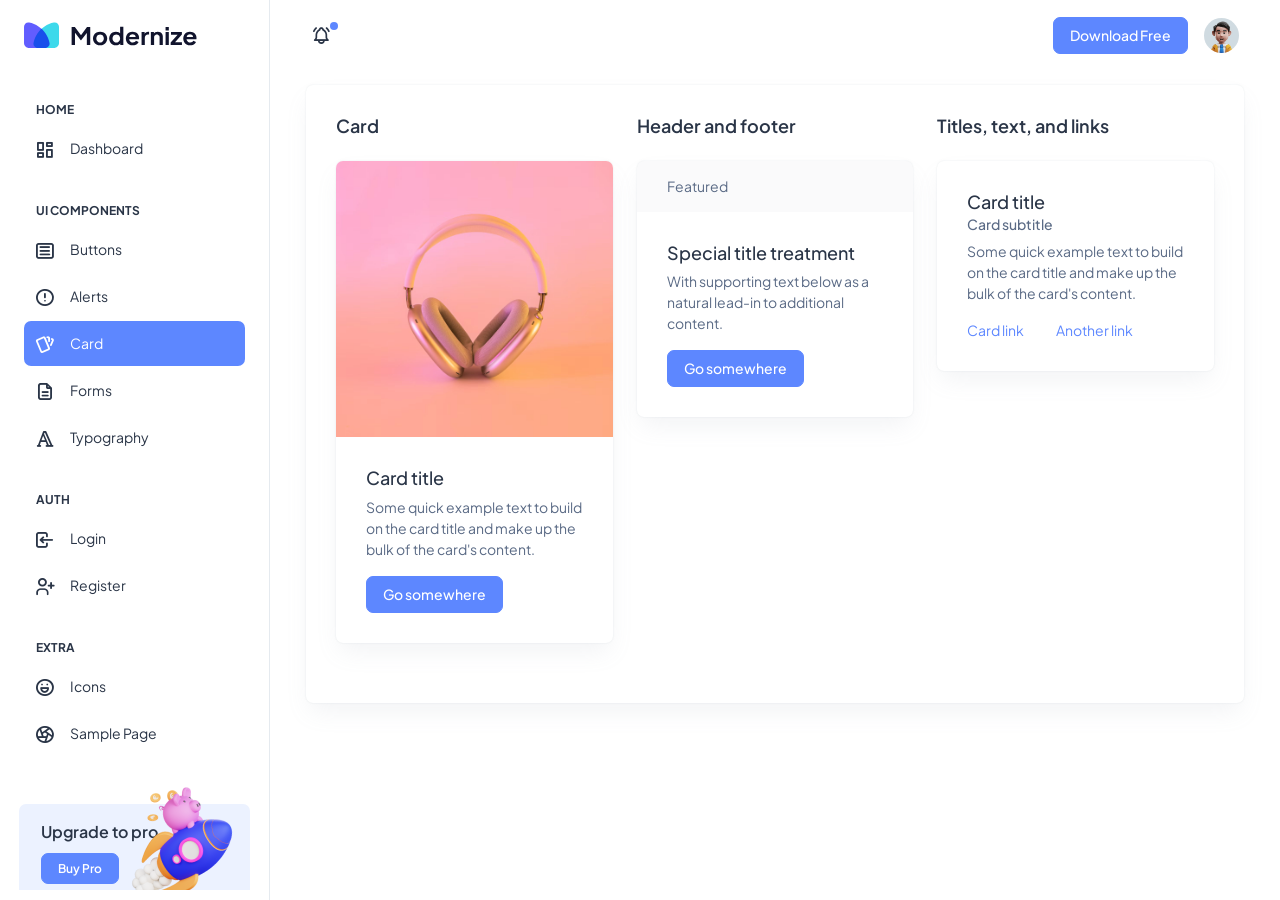
<file: MyApiNightCase.WebUI/wwwroot/ModernizeDashboard/html/ui-card.html>
<!doctype html>
<html lang="en">

<head>
  <meta charset="utf-8">
  <meta name="viewport" content="width=device-width, initial-scale=1">
  <title>Modernize Free</title>
  <link rel="shortcut icon" type="image/png" href="../assets/images/logos/favicon.png" />
  <link rel="stylesheet" href="../assets/css/styles.min.css" />
</head>

<body>
  <!--  Body Wrapper -->
  <div class="page-wrapper" id="main-wrapper" data-layout="vertical" data-navbarbg="skin6" data-sidebartype="full"
    data-sidebar-position="fixed" data-header-position="fixed">
    <!-- Sidebar Start -->
    <aside class="left-sidebar">
      <!-- Sidebar scroll-->
      <div>
        <div class="brand-logo d-flex align-items-center justify-content-between">
          <a href="./index.html" class="text-nowrap logo-img">
            <img src="../assets/images/logos/dark-logo.svg" width="180" alt="" />
          </a>
          <div class="close-btn d-xl-none d-block sidebartoggler cursor-pointer" id="sidebarCollapse">
            <i class="ti ti-x fs-8"></i>
          </div>
        </div>
        <!-- Sidebar navigation-->
        <nav class="sidebar-nav scroll-sidebar" data-simplebar="">
          <ul id="sidebarnav">
            <li class="nav-small-cap">
              <i class="ti ti-dots nav-small-cap-icon fs-4"></i>
              <span class="hide-menu">Home</span>
            </li>
            <li class="sidebar-item">
              <a class="sidebar-link" href="./index.html" aria-expanded="false">
                <span>
                  <i class="ti ti-layout-dashboard"></i>
                </span>
                <span class="hide-menu">Dashboard</span>
              </a>
            </li>
            <li class="nav-small-cap">
              <i class="ti ti-dots nav-small-cap-icon fs-4"></i>
              <span class="hide-menu">UI COMPONENTS</span>
            </li>
            <li class="sidebar-item">
              <a class="sidebar-link" href="./ui-buttons.html" aria-expanded="false">
                <span>
                  <i class="ti ti-article"></i>
                </span>
                <span class="hide-menu">Buttons</span>
              </a>
            </li>
            <li class="sidebar-item">
              <a class="sidebar-link" href="./ui-alerts.html" aria-expanded="false">
                <span>
                  <i class="ti ti-alert-circle"></i>
                </span>
                <span class="hide-menu">Alerts</span>
              </a>
            </li>
            <li class="sidebar-item">
              <a class="sidebar-link" href="./ui-card.html" aria-expanded="false">
                <span>
                  <i class="ti ti-cards"></i>
                </span>
                <span class="hide-menu">Card</span>
              </a>
            </li>
            <li class="sidebar-item">
              <a class="sidebar-link" href="./ui-forms.html" aria-expanded="false">
                <span>
                  <i class="ti ti-file-description"></i>
                </span>
                <span class="hide-menu">Forms</span>
              </a>
            </li>
            <li class="sidebar-item">
              <a class="sidebar-link" href="./ui-typography.html" aria-expanded="false">
                <span>
                  <i class="ti ti-typography"></i>
                </span>
                <span class="hide-menu">Typography</span>
              </a>
            </li>
            <li class="nav-small-cap">
              <i class="ti ti-dots nav-small-cap-icon fs-4"></i>
              <span class="hide-menu">AUTH</span>
            </li>
            <li class="sidebar-item">
              <a class="sidebar-link" href="./authentication-login.html" aria-expanded="false">
                <span>
                  <i class="ti ti-login"></i>
                </span>
                <span class="hide-menu">Login</span>
              </a>
            </li>
            <li class="sidebar-item">
              <a class="sidebar-link" href="./authentication-register.html" aria-expanded="false">
                <span>
                  <i class="ti ti-user-plus"></i>
                </span>
                <span class="hide-menu">Register</span>
              </a>
            </li>
            <li class="nav-small-cap">
              <i class="ti ti-dots nav-small-cap-icon fs-4"></i>
              <span class="hide-menu">EXTRA</span>
            </li>
            <li class="sidebar-item">
              <a class="sidebar-link" href="./icon-tabler.html" aria-expanded="false">
                <span>
                  <i class="ti ti-mood-happy"></i>
                </span>
                <span class="hide-menu">Icons</span>
              </a>
            </li>
            <li class="sidebar-item">
              <a class="sidebar-link" href="./sample-page.html" aria-expanded="false">
                <span>
                  <i class="ti ti-aperture"></i>
                </span>
                <span class="hide-menu">Sample Page</span>
              </a>
            </li>
          </ul>
          <div class="unlimited-access hide-menu bg-light-primary position-relative mb-7 mt-5 rounded">
            <div class="d-flex">
              <div class="unlimited-access-title me-3">
                <h6 class="fw-semibold fs-4 mb-6 text-dark w-85">Upgrade to pro</h6>
                <a href="https://adminmart.com/product/modernize-bootstrap-5-admin-template/" target="_blank" class="btn btn-primary fs-2 fw-semibold lh-sm">Buy Pro</a>
              </div>
              <div class="unlimited-access-img">
                <img src="../assets/images/backgrounds/rocket.png" alt="" class="img-fluid">
              </div>
            </div>
          </div>
        </nav>
        <!-- End Sidebar navigation -->
      </div>
      <!-- End Sidebar scroll-->
    </aside>
    <!--  Sidebar End -->
    <!--  Main wrapper -->
    <div class="body-wrapper">
      <!--  Header Start -->
      <header class="app-header">
        <nav class="navbar navbar-expand-lg navbar-light">
          <ul class="navbar-nav">
            <li class="nav-item d-block d-xl-none">
              <a class="nav-link sidebartoggler nav-icon-hover" id="headerCollapse" href="javascript:void(0)">
                <i class="ti ti-menu-2"></i>
              </a>
            </li>
            <li class="nav-item">
              <a class="nav-link nav-icon-hover" href="javascript:void(0)">
                <i class="ti ti-bell-ringing"></i>
                <div class="notification bg-primary rounded-circle"></div>
              </a>
            </li>
          </ul>
          <div class="navbar-collapse justify-content-end px-0" id="navbarNav">
            <ul class="navbar-nav flex-row ms-auto align-items-center justify-content-end">
              <a href="https://adminmart.com/product/modernize-free-bootstrap-admin-dashboard/" target="_blank" class="btn btn-primary">Download Free</a>
              <li class="nav-item dropdown">
                <a class="nav-link nav-icon-hover" href="javascript:void(0)" id="drop2" data-bs-toggle="dropdown"
                  aria-expanded="false">
                  <img src="../assets/images/profile/user-1.jpg" alt="" width="35" height="35" class="rounded-circle">
                </a>
                <div class="dropdown-menu dropdown-menu-end dropdown-menu-animate-up" aria-labelledby="drop2">
                  <div class="message-body">
                    <a href="javascript:void(0)" class="d-flex align-items-center gap-2 dropdown-item">
                      <i class="ti ti-user fs-6"></i>
                      <p class="mb-0 fs-3">My Profile</p>
                    </a>
                    <a href="javascript:void(0)" class="d-flex align-items-center gap-2 dropdown-item">
                      <i class="ti ti-mail fs-6"></i>
                      <p class="mb-0 fs-3">My Account</p>
                    </a>
                    <a href="javascript:void(0)" class="d-flex align-items-center gap-2 dropdown-item">
                      <i class="ti ti-list-check fs-6"></i>
                      <p class="mb-0 fs-3">My Task</p>
                    </a>
                    <a href="./authentication-login.html" class="btn btn-outline-primary mx-3 mt-2 d-block">Logout</a>
                  </div>
                </div>
              </li>
            </ul>
          </div>
        </nav>
      </header>
      <!--  Header End -->
      <div class="container-fluid">
        <div class="container-fluid">
          <div class="card">
            <div class="card-body">
              <div class="row">
                <div class="col-md-4">
                  <h5 class="card-title fw-semibold mb-4">Card</h5>
                  <div class="card">
                    <img src="../assets/images/products/s4.jpg" class="card-img-top" alt="...">
                    <div class="card-body">
                      <h5 class="card-title">Card title</h5>
                      <p class="card-text">Some quick example text to build on the card title and make up the bulk of
                        the
                        card's content.</p>
                      <a href="#" class="btn btn-primary">Go somewhere</a>
                    </div>
                  </div>
                </div>
                <div class="col-md-4">
                  <h5 class="card-title fw-semibold mb-4">Header and footer</h5>
                  <div class="card">
                    <div class="card-header">
                      Featured
                    </div>
                    <div class="card-body">
                      <h5 class="card-title">Special title treatment</h5>
                      <p class="card-text">With supporting text below as a natural lead-in to additional content.</p>
                      <a href="#" class="btn btn-primary">Go somewhere</a>
                    </div>
                  </div>
                </div>
                <div class="col-md-4">
                  <h5 class="card-title fw-semibold mb-4">Titles, text, and links</h5>
                  <div class="card">
                    <div class="card-body">
                      <h5 class="card-title">Card title</h5>
                      <h6 class="card-subtitle mb-2 text-muted">Card subtitle</h6>
                      <p class="card-text">Some quick example text to build on the card title and make up the bulk of
                        the
                        card's content.</p>
                      <a href="#" class="card-link">Card link</a>
                      <a href="#" class="card-link">Another link</a>
                    </div>
                  </div>
                </div>
              </div>
            </div>
          </div>
        </div>
      </div>
    </div>
  </div>
  <script src="../assets/libs/jquery/dist/jquery.min.js"></script>
  <script src="../assets/libs/bootstrap/dist/js/bootstrap.bundle.min.js"></script>
  <script src="../assets/js/sidebarmenu.js"></script>
  <script src="../assets/js/app.min.js"></script>
  <script src="../assets/libs/simplebar/dist/simplebar.js"></script>
</body>

</html>
</file>
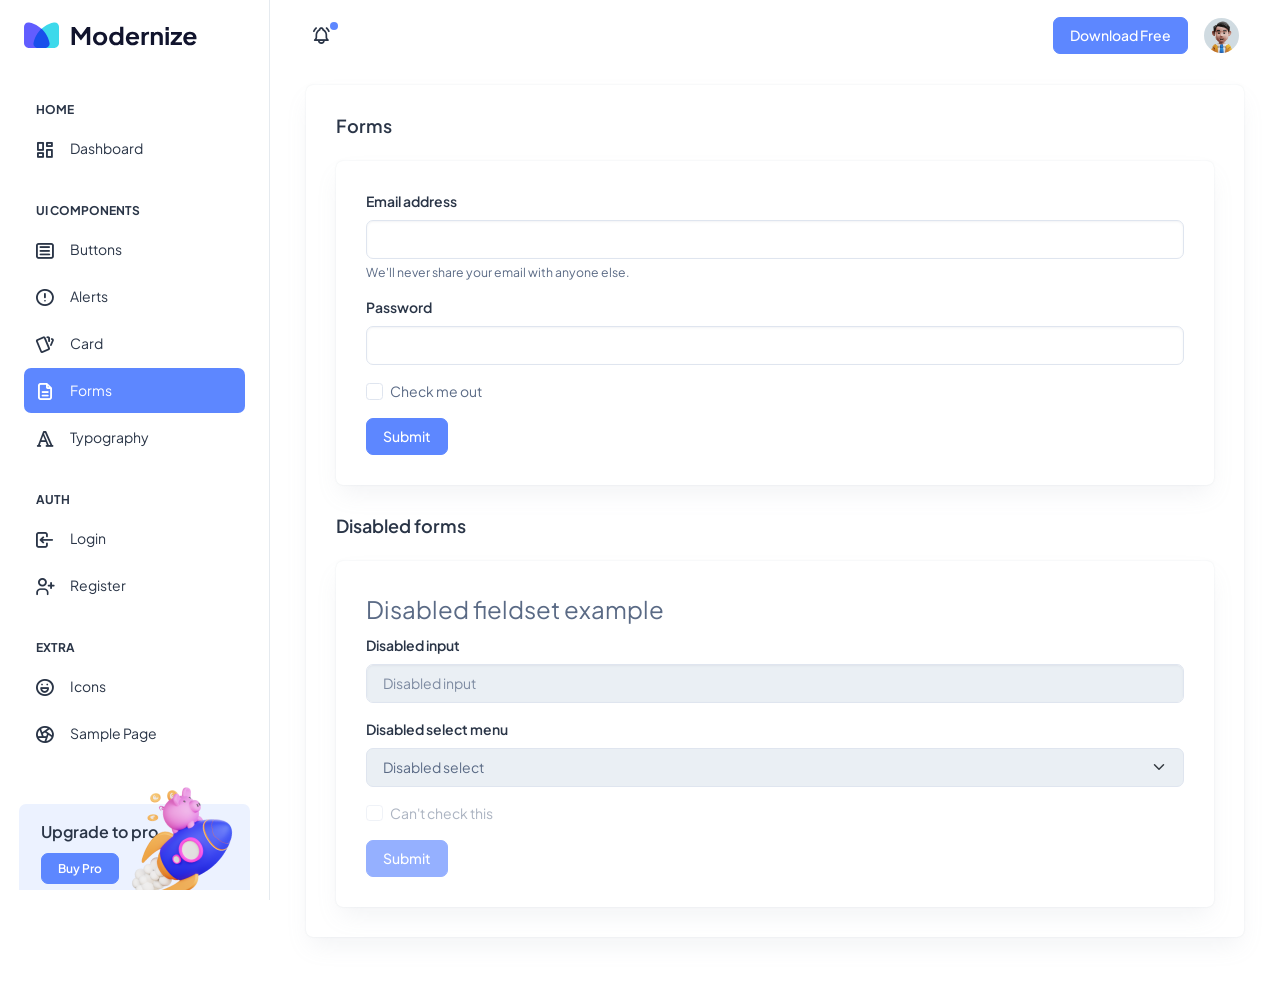
<file: MyApiNightCase.WebUI/wwwroot/ModernizeDashboard/html/ui-forms.html>
<!doctype html>
<html lang="en">

<head>
  <meta charset="utf-8">
  <meta name="viewport" content="width=device-width, initial-scale=1">
  <title>Modernize Free</title>
  <link rel="shortcut icon" type="image/png" href="../assets/images/logos/favicon.png" />
  <link rel="stylesheet" href="../assets/css/styles.min.css" />
</head>

<body>
  <!--  Body Wrapper -->
  <div class="page-wrapper" id="main-wrapper" data-layout="vertical" data-navbarbg="skin6" data-sidebartype="full"
    data-sidebar-position="fixed" data-header-position="fixed">
    <!-- Sidebar Start -->
    <aside class="left-sidebar">
      <!-- Sidebar scroll-->
      <div>
        <div class="brand-logo d-flex align-items-center justify-content-between">
          <a href="./index.html" class="text-nowrap logo-img">
            <img src="../assets/images/logos/dark-logo.svg" width="180" alt="" />
          </a>
          <div class="close-btn d-xl-none d-block sidebartoggler cursor-pointer" id="sidebarCollapse">
            <i class="ti ti-x fs-8"></i>
          </div>
        </div>
        <!-- Sidebar navigation-->
        <nav class="sidebar-nav scroll-sidebar" data-simplebar="">
          <ul id="sidebarnav">
            <li class="nav-small-cap">
              <i class="ti ti-dots nav-small-cap-icon fs-4"></i>
              <span class="hide-menu">Home</span>
            </li>
            <li class="sidebar-item">
              <a class="sidebar-link" href="./index.html" aria-expanded="false">
                <span>
                  <i class="ti ti-layout-dashboard"></i>
                </span>
                <span class="hide-menu">Dashboard</span>
              </a>
            </li>
            <li class="nav-small-cap">
              <i class="ti ti-dots nav-small-cap-icon fs-4"></i>
              <span class="hide-menu">UI COMPONENTS</span>
            </li>
            <li class="sidebar-item">
              <a class="sidebar-link" href="./ui-buttons.html" aria-expanded="false">
                <span>
                  <i class="ti ti-article"></i>
                </span>
                <span class="hide-menu">Buttons</span>
              </a>
            </li>
            <li class="sidebar-item">
              <a class="sidebar-link" href="./ui-alerts.html" aria-expanded="false">
                <span>
                  <i class="ti ti-alert-circle"></i>
                </span>
                <span class="hide-menu">Alerts</span>
              </a>
            </li>
            <li class="sidebar-item">
              <a class="sidebar-link" href="./ui-card.html" aria-expanded="false">
                <span>
                  <i class="ti ti-cards"></i>
                </span>
                <span class="hide-menu">Card</span>
              </a>
            </li>
            <li class="sidebar-item">
              <a class="sidebar-link" href="./ui-forms.html" aria-expanded="false">
                <span>
                  <i class="ti ti-file-description"></i>
                </span>
                <span class="hide-menu">Forms</span>
              </a>
            </li>
            <li class="sidebar-item">
              <a class="sidebar-link" href="./ui-typography.html" aria-expanded="false">
                <span>
                  <i class="ti ti-typography"></i>
                </span>
                <span class="hide-menu">Typography</span>
              </a>
            </li>
            <li class="nav-small-cap">
              <i class="ti ti-dots nav-small-cap-icon fs-4"></i>
              <span class="hide-menu">AUTH</span>
            </li>
            <li class="sidebar-item">
              <a class="sidebar-link" href="./authentication-login.html" aria-expanded="false">
                <span>
                  <i class="ti ti-login"></i>
                </span>
                <span class="hide-menu">Login</span>
              </a>
            </li>
            <li class="sidebar-item">
              <a class="sidebar-link" href="./authentication-register.html" aria-expanded="false">
                <span>
                  <i class="ti ti-user-plus"></i>
                </span>
                <span class="hide-menu">Register</span>
              </a>
            </li>
            <li class="nav-small-cap">
              <i class="ti ti-dots nav-small-cap-icon fs-4"></i>
              <span class="hide-menu">EXTRA</span>
            </li>
            <li class="sidebar-item">
              <a class="sidebar-link" href="./icon-tabler.html" aria-expanded="false">
                <span>
                  <i class="ti ti-mood-happy"></i>
                </span>
                <span class="hide-menu">Icons</span>
              </a>
            </li>
            <li class="sidebar-item">
              <a class="sidebar-link" href="./sample-page.html" aria-expanded="false">
                <span>
                  <i class="ti ti-aperture"></i>
                </span>
                <span class="hide-menu">Sample Page</span>
              </a>
            </li>
          </ul>
          <div class="unlimited-access hide-menu bg-light-primary position-relative mb-7 mt-5 rounded">
            <div class="d-flex">
              <div class="unlimited-access-title me-3">
                <h6 class="fw-semibold fs-4 mb-6 text-dark w-85">Upgrade to pro</h6>
                <a href="https://adminmart.com/product/modernize-bootstrap-5-admin-template/" target="_blank" class="btn btn-primary fs-2 fw-semibold lh-sm">Buy Pro</a>
              </div>
              <div class="unlimited-access-img">
                <img src="../assets/images/backgrounds/rocket.png" alt="" class="img-fluid">
              </div>
            </div>
          </div>
        </nav>
        <!-- End Sidebar navigation -->
      </div>
      <!-- End Sidebar scroll-->
    </aside>
    <!--  Sidebar End -->
    <!--  Main wrapper -->
    <div class="body-wrapper">
      <!--  Header Start -->
      <header class="app-header">
        <nav class="navbar navbar-expand-lg navbar-light">
          <ul class="navbar-nav">
            <li class="nav-item d-block d-xl-none">
              <a class="nav-link sidebartoggler nav-icon-hover" id="headerCollapse" href="javascript:void(0)">
                <i class="ti ti-menu-2"></i>
              </a>
            </li>
            <li class="nav-item">
              <a class="nav-link nav-icon-hover" href="javascript:void(0)">
                <i class="ti ti-bell-ringing"></i>
                <div class="notification bg-primary rounded-circle"></div>
              </a>
            </li>
          </ul>
          <div class="navbar-collapse justify-content-end px-0" id="navbarNav">
            <ul class="navbar-nav flex-row ms-auto align-items-center justify-content-end">
              <a href="https://adminmart.com/product/modernize-free-bootstrap-admin-dashboard/" target="_blank" class="btn btn-primary">Download Free</a>
              <li class="nav-item dropdown">
                <a class="nav-link nav-icon-hover" href="javascript:void(0)" id="drop2" data-bs-toggle="dropdown"
                  aria-expanded="false">
                  <img src="../assets/images/profile/user-1.jpg" alt="" width="35" height="35" class="rounded-circle">
                </a>
                <div class="dropdown-menu dropdown-menu-end dropdown-menu-animate-up" aria-labelledby="drop2">
                  <div class="message-body">
                    <a href="javascript:void(0)" class="d-flex align-items-center gap-2 dropdown-item">
                      <i class="ti ti-user fs-6"></i>
                      <p class="mb-0 fs-3">My Profile</p>
                    </a>
                    <a href="javascript:void(0)" class="d-flex align-items-center gap-2 dropdown-item">
                      <i class="ti ti-mail fs-6"></i>
                      <p class="mb-0 fs-3">My Account</p>
                    </a>
                    <a href="javascript:void(0)" class="d-flex align-items-center gap-2 dropdown-item">
                      <i class="ti ti-list-check fs-6"></i>
                      <p class="mb-0 fs-3">My Task</p>
                    </a>
                    <a href="./authentication-login.html" class="btn btn-outline-primary mx-3 mt-2 d-block">Logout</a>
                  </div>
                </div>
              </li>
            </ul>
          </div>
        </nav>
      </header>
      <!--  Header End -->
      <div class="container-fluid">
        <div class="container-fluid">
          <div class="card">
            <div class="card-body">
              <h5 class="card-title fw-semibold mb-4">Forms</h5>
              <div class="card">
                <div class="card-body">
                  <form>
                    <div class="mb-3">
                      <label for="exampleInputEmail1" class="form-label">Email address</label>
                      <input type="email" class="form-control" id="exampleInputEmail1" aria-describedby="emailHelp">
                      <div id="emailHelp" class="form-text">We'll never share your email with anyone else.</div>
                    </div>
                    <div class="mb-3">
                      <label for="exampleInputPassword1" class="form-label">Password</label>
                      <input type="password" class="form-control" id="exampleInputPassword1">
                    </div>
                    <div class="mb-3 form-check">
                      <input type="checkbox" class="form-check-input" id="exampleCheck1">
                      <label class="form-check-label" for="exampleCheck1">Check me out</label>
                    </div>
                    <button type="submit" class="btn btn-primary">Submit</button>
                  </form>
                </div>
              </div>
              <h5 class="card-title fw-semibold mb-4">Disabled forms</h5>
              <div class="card mb-0">
                <div class="card-body">
                  <form>
                    <fieldset disabled>
                      <legend>Disabled fieldset example</legend>
                      <div class="mb-3">
                        <label for="disabledTextInput" class="form-label">Disabled input</label>
                        <input type="text" id="disabledTextInput" class="form-control" placeholder="Disabled input">
                      </div>
                      <div class="mb-3">
                        <label for="disabledSelect" class="form-label">Disabled select menu</label>
                        <select id="disabledSelect" class="form-select">
                          <option>Disabled select</option>
                        </select>
                      </div>
                      <div class="mb-3">
                        <div class="form-check">
                          <input class="form-check-input" type="checkbox" id="disabledFieldsetCheck" disabled>
                          <label class="form-check-label" for="disabledFieldsetCheck">
                            Can't check this
                          </label>
                        </div>
                      </div>
                      <button type="submit" class="btn btn-primary">Submit</button>
                    </fieldset>
                  </form>
                </div>
              </div>
            </div>
          </div>
        </div>
      </div>
    </div>
  </div>
  <script src="../assets/libs/jquery/dist/jquery.min.js"></script>
  <script src="../assets/libs/bootstrap/dist/js/bootstrap.bundle.min.js"></script>
  <script src="../assets/js/sidebarmenu.js"></script>
  <script src="../assets/js/app.min.js"></script>
  <script src="../assets/libs/simplebar/dist/simplebar.js"></script>
</body>

</html>
</file>
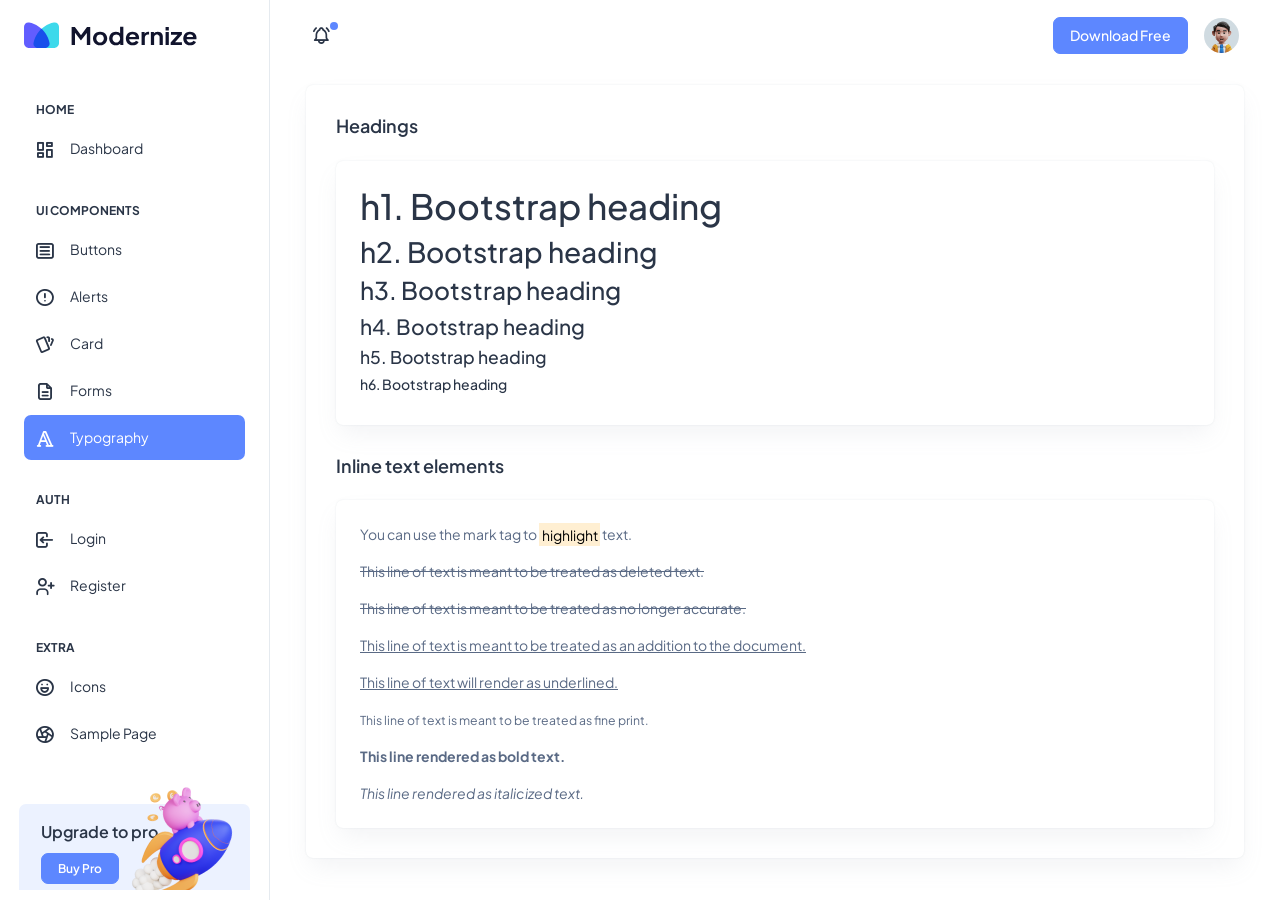
<file: MyApiNightCase.WebUI/wwwroot/ModernizeDashboard/html/ui-typography.html>
<!doctype html>
<html lang="en">

<head>
  <meta charset="utf-8">
  <meta name="viewport" content="width=device-width, initial-scale=1">
  <title>Modernize Free</title>
  <link rel="shortcut icon" type="image/png" href="../assets/images/logos/favicon.png" />
  <link rel="stylesheet" href="../assets/css/styles.min.css" />
</head>

<body>
  <!--  Body Wrapper -->
  <div class="page-wrapper" id="main-wrapper" data-layout="vertical" data-navbarbg="skin6" data-sidebartype="full"
    data-sidebar-position="fixed" data-header-position="fixed">
    <!-- Sidebar Start -->
    <aside class="left-sidebar">
      <!-- Sidebar scroll-->
      <div>
        <div class="brand-logo d-flex align-items-center justify-content-between">
          <a href="./index.html" class="text-nowrap logo-img">
            <img src="../assets/images/logos/dark-logo.svg" width="180" alt="" />
          </a>
          <div class="close-btn d-xl-none d-block sidebartoggler cursor-pointer" id="sidebarCollapse">
            <i class="ti ti-x fs-8"></i>
          </div>
        </div>
        <!-- Sidebar navigation-->
        <nav class="sidebar-nav scroll-sidebar" data-simplebar="">
          <ul id="sidebarnav">
            <li class="nav-small-cap">
              <i class="ti ti-dots nav-small-cap-icon fs-4"></i>
              <span class="hide-menu">Home</span>
            </li>
            <li class="sidebar-item">
              <a class="sidebar-link" href="./index.html" aria-expanded="false">
                <span>
                  <i class="ti ti-layout-dashboard"></i>
                </span>
                <span class="hide-menu">Dashboard</span>
              </a>
            </li>
            <li class="nav-small-cap">
              <i class="ti ti-dots nav-small-cap-icon fs-4"></i>
              <span class="hide-menu">UI COMPONENTS</span>
            </li>
            <li class="sidebar-item">
              <a class="sidebar-link" href="./ui-buttons.html" aria-expanded="false">
                <span>
                  <i class="ti ti-article"></i>
                </span>
                <span class="hide-menu">Buttons</span>
              </a>
            </li>
            <li class="sidebar-item">
              <a class="sidebar-link" href="./ui-alerts.html" aria-expanded="false">
                <span>
                  <i class="ti ti-alert-circle"></i>
                </span>
                <span class="hide-menu">Alerts</span>
              </a>
            </li>
            <li class="sidebar-item">
              <a class="sidebar-link" href="./ui-card.html" aria-expanded="false">
                <span>
                  <i class="ti ti-cards"></i>
                </span>
                <span class="hide-menu">Card</span>
              </a>
            </li>
            <li class="sidebar-item">
              <a class="sidebar-link" href="./ui-forms.html" aria-expanded="false">
                <span>
                  <i class="ti ti-file-description"></i>
                </span>
                <span class="hide-menu">Forms</span>
              </a>
            </li>
            <li class="sidebar-item">
              <a class="sidebar-link" href="./ui-typography.html" aria-expanded="false">
                <span>
                  <i class="ti ti-typography"></i>
                </span>
                <span class="hide-menu">Typography</span>
              </a>
            </li>
            <li class="nav-small-cap">
              <i class="ti ti-dots nav-small-cap-icon fs-4"></i>
              <span class="hide-menu">AUTH</span>
            </li>
            <li class="sidebar-item">
              <a class="sidebar-link" href="./authentication-login.html" aria-expanded="false">
                <span>
                  <i class="ti ti-login"></i>
                </span>
                <span class="hide-menu">Login</span>
              </a>
            </li>
            <li class="sidebar-item">
              <a class="sidebar-link" href="./authentication-register.html" aria-expanded="false">
                <span>
                  <i class="ti ti-user-plus"></i>
                </span>
                <span class="hide-menu">Register</span>
              </a>
            </li>
            <li class="nav-small-cap">
              <i class="ti ti-dots nav-small-cap-icon fs-4"></i>
              <span class="hide-menu">EXTRA</span>
            </li>
            <li class="sidebar-item">
              <a class="sidebar-link" href="./icon-tabler.html" aria-expanded="false">
                <span>
                  <i class="ti ti-mood-happy"></i>
                </span>
                <span class="hide-menu">Icons</span>
              </a>
            </li>
            <li class="sidebar-item">
              <a class="sidebar-link" href="./sample-page.html" aria-expanded="false">
                <span>
                  <i class="ti ti-aperture"></i>
                </span>
                <span class="hide-menu">Sample Page</span>
              </a>
            </li>
          </ul>
          <div class="unlimited-access hide-menu bg-light-primary position-relative mb-7 mt-5 rounded">
            <div class="d-flex">
              <div class="unlimited-access-title me-3">
                <h6 class="fw-semibold fs-4 mb-6 text-dark w-85">Upgrade to pro</h6>
                <a href="https://adminmart.com/product/modernize-bootstrap-5-admin-template/" target="_blank" class="btn btn-primary fs-2 fw-semibold lh-sm">Buy Pro</a>
              </div>
              <div class="unlimited-access-img">
                <img src="../assets/images/backgrounds/rocket.png" alt="" class="img-fluid">
              </div>
            </div>
          </div>
        </nav>
        <!-- End Sidebar navigation -->
      </div>
      <!-- End Sidebar scroll-->
    </aside>
    <!--  Sidebar End -->
    <!--  Main wrapper -->
    <div class="body-wrapper">
      <!--  Header Start -->
      <header class="app-header">
        <nav class="navbar navbar-expand-lg navbar-light">
          <ul class="navbar-nav">
            <li class="nav-item d-block d-xl-none">
              <a class="nav-link sidebartoggler nav-icon-hover" id="headerCollapse" href="javascript:void(0)">
                <i class="ti ti-menu-2"></i>
              </a>
            </li>
            <li class="nav-item">
              <a class="nav-link nav-icon-hover" href="javascript:void(0)">
                <i class="ti ti-bell-ringing"></i>
                <div class="notification bg-primary rounded-circle"></div>
              </a>
            </li>
          </ul>
          <div class="navbar-collapse justify-content-end px-0" id="navbarNav">
            <ul class="navbar-nav flex-row ms-auto align-items-center justify-content-end">
              <a href="https://adminmart.com/product/modernize-free-bootstrap-admin-dashboard/" target="_blank" class="btn btn-primary">Download Free</a>
              <li class="nav-item dropdown">
                <a class="nav-link nav-icon-hover" href="javascript:void(0)" id="drop2" data-bs-toggle="dropdown"
                  aria-expanded="false">
                  <img src="../assets/images/profile/user-1.jpg" alt="" width="35" height="35" class="rounded-circle">
                </a>
                <div class="dropdown-menu dropdown-menu-end dropdown-menu-animate-up" aria-labelledby="drop2">
                  <div class="message-body">
                    <a href="javascript:void(0)" class="d-flex align-items-center gap-2 dropdown-item">
                      <i class="ti ti-user fs-6"></i>
                      <p class="mb-0 fs-3">My Profile</p>
                    </a>
                    <a href="javascript:void(0)" class="d-flex align-items-center gap-2 dropdown-item">
                      <i class="ti ti-mail fs-6"></i>
                      <p class="mb-0 fs-3">My Account</p>
                    </a>
                    <a href="javascript:void(0)" class="d-flex align-items-center gap-2 dropdown-item">
                      <i class="ti ti-list-check fs-6"></i>
                      <p class="mb-0 fs-3">My Task</p>
                    </a>
                    <a href="./authentication-login.html" class="btn btn-outline-primary mx-3 mt-2 d-block">Logout</a>
                  </div>
                </div>
              </li>
            </ul>
          </div>
        </nav>
      </header>
      <!--  Header End -->
      <div class="container-fluid">
        <div class="container-fluid">
          <div class="card">
            <div class="card-body">
              <h5 class="card-title fw-semibold mb-4">Headings</h5>
              <div class="card">
                <div class="card-body p-4">
                  <h1>h1. Bootstrap heading</h1>
                  <h2>h2. Bootstrap heading</h2>
                  <h3>h3. Bootstrap heading</h3>
                  <h4>h4. Bootstrap heading</h4>
                  <h5>h5. Bootstrap heading</h5>
                  <h6>h6. Bootstrap heading</h6>
                </div>
              </div>
              <h5 class="card-title fw-semibold mb-4">Inline text elements</h5>
              <div class="card mb-0">
                <div class="card-body p-4">
                  <p>You can use the mark tag to <mark>highlight</mark> text.</p>
                  <p><del>This line of text is meant to be treated as deleted text.</del></p>
                  <p><s>This line of text is meant to be treated as no longer accurate.</s></p>
                  <p><ins>This line of text is meant to be treated as an addition to the document.</ins></p>
                  <p><u>This line of text will render as underlined.</u></p>
                  <p><small>This line of text is meant to be treated as fine print.</small></p>
                  <p><strong>This line rendered as bold text.</strong></p>
                  <p class="mb-0"><em>This line rendered as italicized text.</em></p>
                </div>
              </div>
            </div>
          </div>
        </div>
      </div>
    </div>
  </div>
  <script src="../assets/libs/jquery/dist/jquery.min.js"></script>
  <script src="../assets/libs/bootstrap/dist/js/bootstrap.bundle.min.js"></script>
  <script src="../assets/js/sidebarmenu.js"></script>
  <script src="../assets/js/app.min.js"></script>
  <script src="../assets/libs/simplebar/dist/simplebar.js"></script>
</body>

</html>
</file>
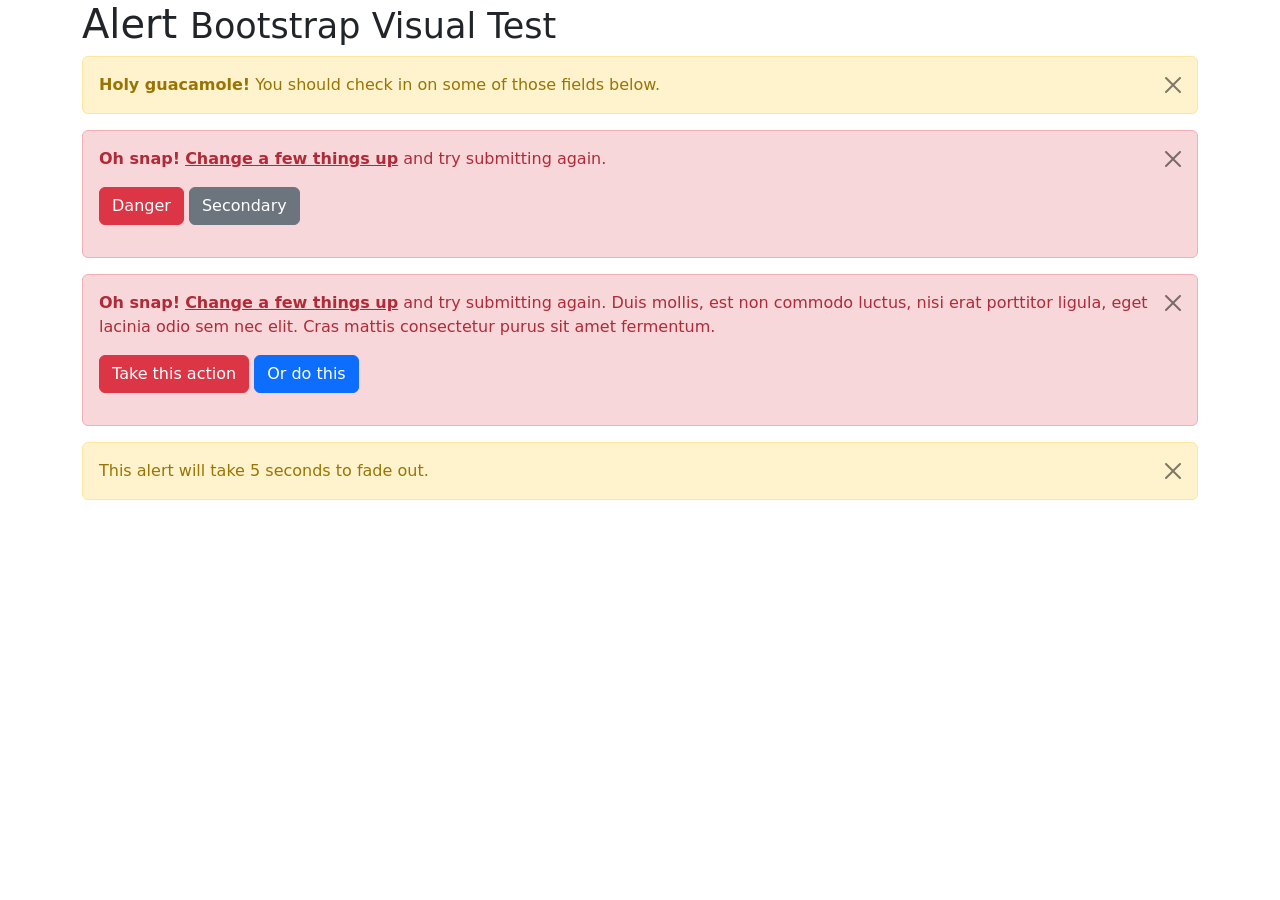
<file: MyApiNightCase.WebUI/wwwroot/ModernizeDashboard/assets/libs/bootstrap/js/tests/visual/alert.html>
<!doctype html>
<html lang="en">
  <head>
    <meta charset="utf-8">
    <meta name="viewport" content="width=device-width, initial-scale=1">
    <link href="../../../dist/css/bootstrap.min.css" rel="stylesheet">
    <title>Alert</title>
  </head>
  <body>
    <div class="container">
      <h1>Alert <small>Bootstrap Visual Test</small></h1>

      <div class="alert alert-warning alert-dismissible fade show" role="alert">
        <button type="button" class="btn-close" data-bs-dismiss="alert" aria-label="Close"></button>
        <strong>Holy guacamole!</strong> You should check in on some of those fields below.
      </div>

      <div class="alert alert-danger alert-dismissible fade show" role="alert">
        <button type="button" class="btn-close" data-bs-dismiss="alert" aria-label="Close"></button>
        <p>
          <strong>Oh snap!</strong> <a href="#" class="alert-link">Change a few things up</a> and try submitting again.
        </p>
        <p>
          <button type="button" class="btn btn-danger">Danger</button>
          <button type="button" class="btn btn-secondary">Secondary</button>
        </p>
      </div>

      <div class="alert alert-danger alert-dismissible fade show" role="alert">
        <button type="button" class="btn-close" data-bs-dismiss="alert" aria-label="Close"></button>
        <p>
          <strong>Oh snap!</strong> <a href="#" class="alert-link">Change a few things up</a> and try submitting again. Duis mollis, est non commodo luctus, nisi erat porttitor ligula, eget lacinia odio sem nec elit. Cras mattis consectetur purus sit amet fermentum.
        </p>
        <p>
          <button type="button" class="btn btn-danger">Take this action</button>
          <button type="button" class="btn btn-primary">Or do this</button>
        </p>
      </div>

      <div class="alert alert-warning alert-dismissible fade show" role="alert" style="transition-duration: 5s;">
        <button type="button" class="btn-close" data-bs-dismiss="alert" aria-label="Close"></button>
        This alert will take 5 seconds to fade out.
      </div>
    </div>

    <script src="../../../dist/js/bootstrap.bundle.js"></script>
  </body>
</html>
</file>
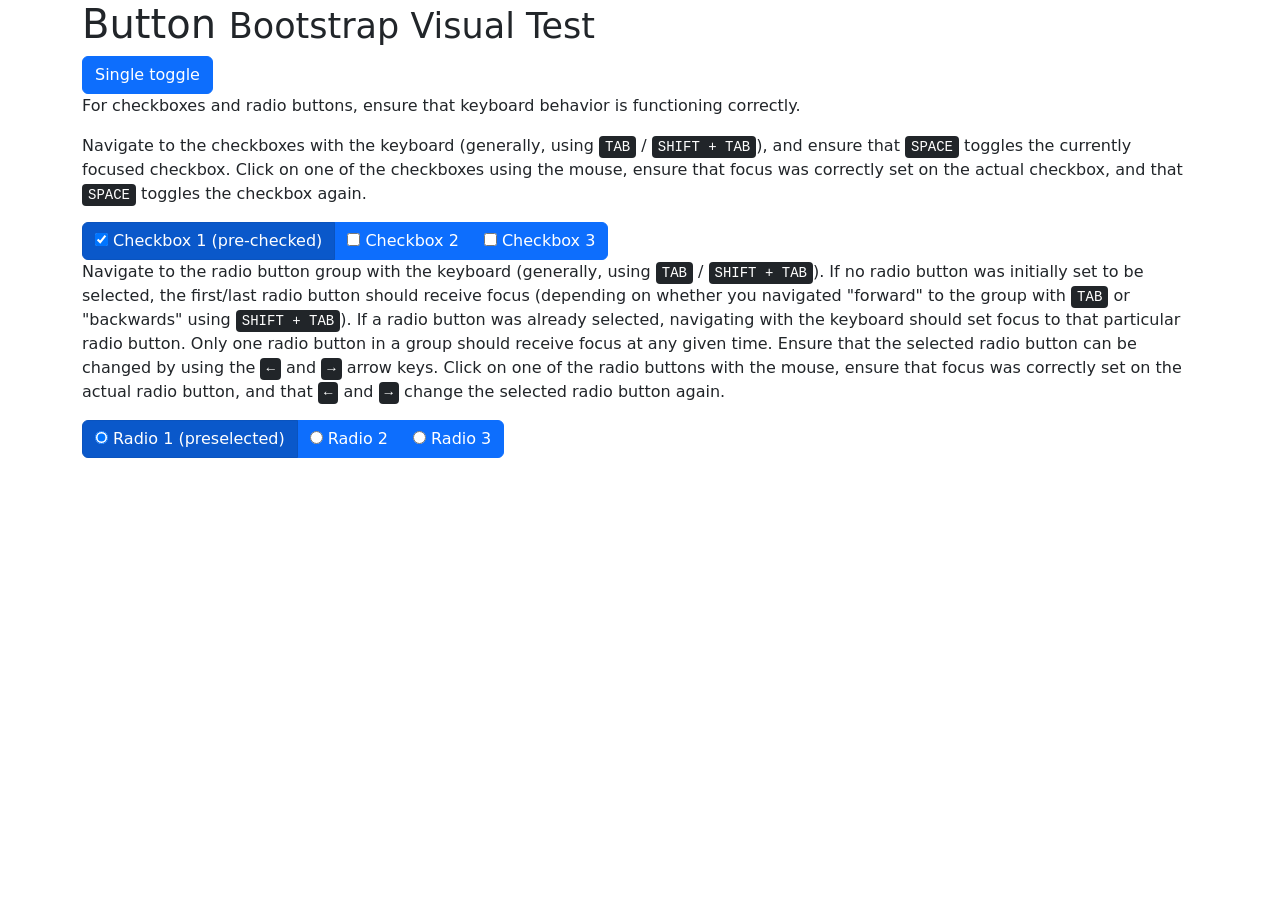
<file: MyApiNightCase.WebUI/wwwroot/ModernizeDashboard/assets/libs/bootstrap/js/tests/visual/button.html>
<!doctype html>
<html lang="en">
  <head>
    <meta charset="utf-8">
    <meta name="viewport" content="width=device-width, initial-scale=1">
    <link href="../../../dist/css/bootstrap.min.css" rel="stylesheet">
    <title>Button</title>
  </head>
  <body>
    <div class="container">
      <h1>Button <small>Bootstrap Visual Test</small></h1>

      <button type="button" class="btn btn-primary" data-bs-toggle="button" aria-pressed="false" autocomplete="off">
        Single toggle
      </button>

      <p>For checkboxes and radio buttons, ensure that keyboard behavior is functioning correctly.</p>
      <p>Navigate to the checkboxes with the keyboard (generally, using <kbd>TAB</kbd> / <kbd>SHIFT + TAB</kbd>), and ensure that <kbd>SPACE</kbd> toggles the currently focused checkbox. Click on one of the checkboxes using the mouse, ensure that focus was correctly set on the actual checkbox, and that <kbd>SPACE</kbd> toggles the checkbox again.</p>

      <div class="btn-group" data-bs-toggle="buttons">
        <label class="btn btn-primary active">
          <input type="checkbox" checked autocomplete="off"> Checkbox 1 (pre-checked)
        </label>
        <label class="btn btn-primary">
          <input type="checkbox" autocomplete="off"> Checkbox 2
        </label>
        <label class="btn btn-primary">
          <input type="checkbox" autocomplete="off"> Checkbox 3
        </label>
      </div>

      <p>Navigate to the radio button group with the keyboard (generally, using <kbd>TAB</kbd> / <kbd>SHIFT + TAB</kbd>). If no radio button was initially set to be selected, the first/last radio button should receive focus (depending on whether you navigated "forward" to the group with <kbd>TAB</kbd> or "backwards" using <kbd>SHIFT + TAB</kbd>). If a radio button was already selected, navigating with the keyboard should set focus to that particular radio button. Only one radio button in a group should receive focus at any given time.  Ensure that the selected radio button can be changed by using the <kbd>←</kbd> and <kbd>→</kbd> arrow keys. Click on one of the radio buttons with the mouse,  ensure that focus was correctly set on the actual radio button, and that <kbd>←</kbd> and <kbd>→</kbd> change the selected radio button again.</p>

      <div class="btn-group" data-bs-toggle="buttons">
        <label class="btn btn-primary active">
          <input type="radio" name="options" id="option1" autocomplete="off" checked> Radio 1 (preselected)
        </label>
        <label class="btn btn-primary">
          <input type="radio" name="options" id="option2" autocomplete="off"> Radio 2
        </label>
        <label class="btn btn-primary">
          <input type="radio" name="options" id="option3" autocomplete="off"> Radio 3
        </label>
      </div>
    </div>

    <script src="../../../dist/js/bootstrap.bundle.js"></script>
  </body>
</html>
</file>
<file: MyApiNightCase.WebUI/wwwroot/booksaw-1.0.0/icomoon/icomoon.css>
@font-face {
  font-family: 'icomoon';
  src:  url('fonts/icomoon.eot?23qo56');
  src:  url('fonts/icomoon.eot?23qo56#iefix') format('embedded-opentype'),
    url('fonts/icomoon.ttf?23qo56') format('truetype'),
    url('fonts/icomoon.woff?23qo56') format('woff'),
    url('fonts/icomoon.svg?23qo56#icomoon') format('svg');
  font-weight: normal;
  font-style: normal;
  font-display: block;
}

[class^="icon-"], [class*=" icon-"] {
  /* use !important to prevent issues with browser extensions that change fonts */
  font-family: 'icomoon' !important;
  speak: never;
  font-style: normal;
  font-weight: normal;
  font-variant: normal;
  text-transform: none;
  line-height: 1;

  /* Better Font Rendering =========== */
  -webkit-font-smoothing: antialiased;
  -moz-osx-font-smoothing: grayscale;
}

.icon-ns-arrow-right:before {
  content: "\e90b";
}
.icon-cancel:before {
  content: "\e904";
}
.icon-arrow-left-circle:before {
  content: "\e902";
}
.icon-arrow-right-circle:before {
  content: "\e903";
}
.icon-user:before {
  content: "\e907";
}
.icon-search:before {
  content: "\e905";
}
.icon-notes:before {
  content: "\e906";
}
.icon-clipboard:before {
  content: "\e908";
}
.icon-close:before {
  content: "\e909";
}
.icon-currency-dollar:before {
  content: "\e90a";
}
.icon-arrow-left:before {
  content: "\e900";
}
.icon-arrow-right:before {
  content: "\e901";
}
.icon-twitter:before {
  content: "\f099";
}
.icon-facebook:before {
  content: "\f09a";
}
.icon-facebook-f:before {
  content: "\f09a";
}
.icon-bars:before {
  content: "\f0c9";
}
.icon-navicon:before {
  content: "\f0c9";
}
.icon-reorder:before {
  content: "\f0c9";
}
.icon-youtube-play:before {
  content: "\f16a";
}
.icon-behance-square:before {
  content: "\f1b5";
}
.icon-paper-plane:before {
  content: "\f1d8";
}
.icon-send:before {
  content: "\f1d8";
}
.icon-pinterest-p:before {
  content: "\f231";
}
</file>
<file: MyApiNightCase.WebUI/wwwroot/booksaw-1.0.0/style.css>
/*
Theme Name: Booksaw BookStore Template
Theme URI: https://templatesjungle.com/
Author: TemplatesJungle
Author URI: https://templatesjungle.com/
Description: Booksaw is specially designed product packaged for Book Store by TemplateJungle.
Version: 1.1
*/

/*--------------------------------------------------------------
/* GENERAL STYLES
--------------------------------------------------------------*/
/*--------------------------------------------------------------
/** 1. VARIABLES
--------------------------------------------------------------*/
:root {
  /* widths for rows and containers
     */
  --header-height: 160px;
  --header-height-min: 80px;
}

/* on mobile devices below 600px
 */
@media screen and (max-width: 600px) {
  :root {
    --header-height: 100px;
    --header-height-min: 80px;
  }
}

/* Theme Colors */
:root {
  --accent-color: #C5A992;
  --secondary-color: #C5A992;
  --dark-color: #2f2f2f;
  --light-color: #F3F2EC;
  --body-text-color: #757575;
  --light-text-color: #afafaf;
  --dark-text-color: #2f2f2f;
}

/* Fonts */
:root {
  --body-font: "Raleway", sans-serif;
  --heading-font: "Prata", Georgia, serif;
  --secondary-font: "Playfair Display", Georgia, serif;
}

/* Bootstrap variables */
:root,
[data-bs-theme=light] {
  --heading-font: "Prata", Georgia, serif;
  --heading-font-weight: 400;
  --heading-color: var(--bs-dark);
  --heading-line-height: 1.1;

  --swiper-theme-color: var(--bs-primary);

  --custom-easing: cubic-bezier(.17, .67, .83, .67);

  /* theme colors */
  --bs-body-font-family: "Raleway", arial, sans-serif;
  --bs-body-font-size: 0.9rem;
  --bs-body-font-weight: 400;
  --bs-body-line-height: 1.7;
  --bs-body-color: #333;
  --bs-body-color-rgb: 51, 51, 51;

  --bs-primary: #C5A992;
  --bs-primary-dark: #C5A992;
  --bs-secondary: #C5A992;
  --bs-black: #111;
  --bs-light: #F1F1F0;
  --bs-dark: #212529;
  --bs-gray: #949494;
  --bs-gray-dark: #51565b;

  --bs-primary-rgb: 169, 128, 115;
  --bs-secondary-rgb: 253, 238, 233;
  --bs-black-rgb: 17, 17, 17;
  --bs-light-rgb: 241, 241, 240;
  --bs-dark-rgb: 33, 37, 41;

  --bs-link-color: var(--bs-dark);
  --bs-link-color-rgb: 17, 17, 17;
  --bs-link-decoration: underline;
  --bs-link-hover-color: var(--bs-primary);
  --bs-link-hover-color-rgb: 169, 128, 115;
}

.container,
.container-fluid,
.container-lg,
.container-md,
.container-sm,
.container-xl,
.container-xxl {
  /* spacing */
  --bs-gutter-x: 2.5rem;
}

.display-1,
.display-2,
.display-3,
.display-4,
.display-5,
.display-6 {
  font-family: var(--heading-font);
  font-weight: var(--heading-font-weight);
  line-height: var(--heading-line-height);
}

h1,
h2,
h3,
h4,
h5,
h6 {
  color: var(--heading-color);
}

a {
  text-decoration: none;
  transition: all 0.3s ease-out;
}

/* container fluid */
.container-fluid {
  /* width: 98%; */
  max-width: 1800px;
}

/* Dropdown */
.dropdown-menu {
  --bs-dropdown-border-radius: 0;
  --bs-dropdown-border-width: 0;
}

.dropdown-item {
  --bs-dropdown-item-padding-y: 0.25rem;
  --bs-dropdown-item-padding-x: 1rem;
  --bs-dropdown-link-color: var(--bs-black);
  --bs-dropdown-item-border-radius: 0;
}

.dropdown-item.active,
.dropdown-item:active {
  --bs-dropdown-link-active-color: var(--bs-light);
  --bs-dropdown-link-active-bg: var(--bs-black);
}

/* list group */
.list-group-item {
  --bs-list-group-item-padding-x: 0;
  --bs-list-group-border-width: 0;
}

/* btn */
.btn {
  --bs-btn-border-radius: 0;
}

.btn-primary {
  --bs-btn-color: #fff;
  --bs-btn-bg: var(--bs-primary);
  --bs-btn-border-color: var(--bs-primary);
  --bs-btn-hover-color: #fff;
  --bs-btn-hover-bg: var(--bs-primary-dark);
  --bs-btn-hover-border-color: var(--bs-primary-dark);
  --bs-btn-focus-shadow-rgb: 49, 132, 253;
  --bs-btn-active-color: #fff;
  --bs-btn-active-bg: var(--bs-secondary);
  --bs-btn-active-border-color: var(--bs-secondary);
  --bs-btn-active-shadow: inset 0 3px 5px rgba(0, 0, 0, 0.125);
  --bs-btn-disabled-color: #fff;
  --bs-btn-disabled-bg: var(--bs-primary);
  --bs-btn-disabled-border-color: var(--bs-primary);
}

.btn-outline-primary {
  --bs-btn-color: var(--bs-primary);
  --bs-btn-border-color: var(--bs-primary);
  --bs-btn-hover-color: #fff;
  --bs-btn-hover-bg: var(--bs-primary);
  --bs-btn-hover-border-color: var(--bs-primary);
  --bs-btn-focus-shadow-rgb: 13, 110, 253;
  --bs-btn-active-color: #fff;
  --bs-btn-active-bg: var(--bs-primary);
  --bs-btn-active-border-color: var(--bs-primary);
  --bs-btn-active-shadow: inset 0 3px 5px rgba(0, 0, 0, 0.125);
  --bs-btn-disabled-color: var(--bs-primary);
  --bs-btn-disabled-bg: transparent;
  --bs-btn-disabled-border-color: var(--bs-primary);
  --bs-gradient: none;
}

.pagination {
  --bs-pagination-active-bg: var(--bs-black);
  --bs-pagination-bg: transparent;
  --bs-pagination-border-width: 0;
  --bs-pagination-border-radius: 0;
}

/* breadcrumb */
.breadcrumb {
  --bs-breadcrumb-item-padding-x: 1em;
}

/* text white */
.text-white {
  --heading-color: var(--bs-light);
  --bs-breadcrumb-item-active-color: var(--bs-light);
  --bs-breadcrumb-divider-color: var(--bs-light);
  --bs-link-color-rgb: var(--bs-light-rgb);
  --bs-link-hover-color-rgb: var(--bs-light-rgb);
}

.text-white .nav-link {
  --bs-nav-link-color: var(--bs-light);
  --bs-nav-link-hover-color: var(--bs-light);
  --bs-nav-link-active-color: var(--bs-light);
  --bs-navbar-active-color: var(--bs-light);
}

/* accordion */
.accordion {
  --bs-accordion-border-width: 0;
  --bs-accordion-border-radius: 0;
  --bs-accordion-inner-border-radius: 0;
  --bs-accordion-btn-padding-x: 0;
  --bs-accordion-btn-padding-y: 1rem;
  --bs-accordion-btn-color: var(--bs-dark);
  --bs-accordion-btn-bg: transparent;
  --bs-accordion-btn-focus-border-color: var(--bs-dark);
  --bs-accordion-btn-focus-box-shadow: none;
  --bs-accordion-body-padding-x: 0;
  --bs-accordion-body-padding-y: 1rem;
  --bs-accordion-active-color: var(--bs-dark);
  --bs-accordion-active-bg: transparent;
}

.accordion-button {
  font-size: 1.2rem;
  border-bottom: 1px solid var(--bs-border-color);
}

/* form control */
.form-control:focus {
  border-color: #ccc;
  box-shadow: 0 0 0 0.25rem rgba(200, 200, 200, .25);
}

/* dark theme */
[data-bs-theme=dark] {
  color-scheme: dark;

  --heading-color: #fff;
  --bs-heading-color: #fff;
  --bs-link-color: #CCCCCC;
  --bs-link-hover-color: var(--bs-primary);
  --bs-link-color-rgb: 204, 204, 204;
  --bs-link-hover-color-rgb: 131, 169, 172;
  --bs-body-color: var(--bs-light);
  --bs-body-color-rgb: 241, 241, 240;
  --bs-body-bg: #111;
  --bs-body-bg-rgb: 17, 17, 41;

  color: var(--bs-gray);
}

[data-bs-theme=dark] .dropdown-item {
  --bs-dropdown-link-color: var(--bs-light);
  --bs-dropdown-link-hover-color: var(--bs-white);
}

[data-bs-theme=dark] .bg-white,
[data-bs-theme=dark] .bg-light {
  --bs-bg-opacity: 0.1;
}

/* end of Bootstrap Color Theme */

.container, .container-fluid, .container-lg, .container-md, .container-sm, .container-xl, .container-xxl {
  --bs-gutter-x: 3rem;
}

/* 2.1 General Styles
/*----------------------------------------------*/
*,
*::before,
*::after {
  -webkit-box-sizing: border-box;
  -moz-box-sizing: border-box;
  box-sizing: border-box;
}

html {
  box-sizing: border-box;
}

body {
  font-family: var(--body-font);
  font-size: 16px;
  line-height: 2;
  color: var(--body-text-color);
  background-color: var(--light-color);
}

body.no-scroll {
  overflow: hidden;
}

a {
  color: var(--accent-color);
  transition: 0.3s color ease-out;
}

a:hover {
  color: #111;
}

ul,
ol {
  margin-top: 0;
  margin-bottom: 10px;
  margin-left: 0;
}

ul ul,
ol ul,
ul ol,
ol ol {
  margin-top: 5px;
  margin-bottom: 0;
}

ul li,
ol li {
  margin-bottom: 5px;
  outline: 0;
}

ul li.active a {
  color: #daa556;
}

ul li:last-child,
ol li:last-child {
  margin-bottom: 0;
}

dl {
  margin-top: 0;
  margin-bottom: 2rem;
}

dt,
dd {
  line-height: 1.42857143;
}

dt {
  font-weight: bold;
}

dd {
  margin-left: 0;
}

button,
input,
select,
textarea {
  font-family: inherit;
  font-size: inherit;
  line-height: inherit;
  outline: 0;
}

figure {
  margin: 0;
}

img {
  display: inline-block;
  border: 0;
  max-width: 100%;
  height: auto;
  vertical-align: middle;
}

::selection {
  background: rgba(0, 0, 0, 0.8);
  color: #fff;
  text-shadow: none;
}

::-moz-selection {
  background: rgba(0, 0, 0, 0.8);
  color: #fff;
  text-shadow: none;
}

/* image align */
figure.align-right {
  margin: 30px 0 30px 30px;
}

/* Typography */
/*----------------------------------------------*/

h1,
.h1,
h2,
.h2,
h3,
.h3,
h4,
.h4,
h5,
.h5,
h6,
.h6 {
  font-family: var(--heading-font);
  line-height: 1.2;
  color: var(--dark-color);
}

h1.light,
.h1,
h2.light,
.h2,
h3.light,
.h3,
h4.light,
.h4,
h5.light,
.h5,
h6.light,
.h6 {
  color: #fff;
}

h1,
h2,
h3 {
  margin: 25px 0;
  text-transform: capitalize;
}

h5,
h6 {
  letter-spacing: 1px;
}

h1,
.h1 {
  font-size: 2.5em;
  line-height: 1.4;
}

h2,
.h2 {
  font-size: 1.5em;
  line-height: 1.4;
}

h3,
.h3 {
  font-size: 1.4em;
  line-height: 1.4;
}

h4,
.h4 {
  font-size: 1.1em;
  line-height: 1.4;
}

h5,
.h5 {
  font-size: .83em;
  line-height: 1.25;
}

h6,
.h6 {
  font-size: .67em;
  line-height: 1.1;
}

h1 a,
h2 a,
h3 a,
h4 a,
h5 a,
h6 a {
  font-weight: inherit;
  color: inherit;
  text-decoration: none;
}

p {
  margin: 0 0 20px 0;
}

p:empty {
  display: none;
}

small {
  font-size: 85%;
}

mark {
  background-color: #fcf8e3;
  padding: 0.28rem;
}

dfn,
cite,
em,
i {
  font-style: italic;
}

code,
kbd,
var {
  font-size: 14px;
}

code {
  background-color: #f9f2f4;
}

abbr {
  border-bottom: 0.1px dotted #666;
  cursor: help;
}

::placeholder {
  color: #999;
}

/*----------------------------------------------*/
/* 2.1 Floating & Alignment */
/*----------------------------------------------*/

.align-left {
  float: left;
  text-align: left;
}

.align-right {
  float: right;
  text-align: right;
}

.align-center {
  display: block;
  margin-left: auto;
  margin-right: auto;
  text-align: center;
}

/**::after,*/
.container::after,
.row::after,
.clearfix::after {
  display: block;
  clear: both;
  content: "";
}

/** Text Align
--------------------------------------------------------------*/

.text-left {
  text-align: left;
}

.text-right {
  text-align: right;
}

.text-center {
  text-align: center;
}

.text-justify {
  text-align: justify;
}

.text-nowrap {
  white-space: nowrap;
}

.text-lead {
  font-size: 120%;
  line-height: 1.7em;
}

.text-lead strong {
  font-size: 115%;
  font-weight: 500;
}

.text-muted {
  color: #777;
}

.text-pri {
  color: #ff9697;
}

.text-hide {
  font: 0/0 a;
  color: transparent;
  text-shadow: none;
  background-color: transparent;
  border: 0;
}

/*------------------------------------------------
/* 2.3 Forms
–––––––––––––––––––––––––––––––––––––––––––––––––– */
input[type="email"],
input[type="number"],
input[type="search"],
input[type="text"],
input[type="tel"],
input[type="url"],
input[type="password"],
textarea,
select {
  padding: 6px 10px;
  /* The 6px vertically centers text on FF, ignored by Webkit */
  background-color: #fff;
  border: 1px solid #D1D1D1;
  border-radius: 4px;
  box-shadow: none;
  box-sizing: border-box;
}

/* Removes awkward default styles on some inputs for iOS */
input[type="email"],
input[type="number"],
input[type="search"],
input[type="text"],
input[type="tel"],
input[type="url"],
input[type="password"],
textarea {
  -webkit-appearance: none;
  -moz-appearance: none;
  appearance: none;
}

textarea {
  min-height: 65px;
  padding-top: 6px;
  padding-bottom: 6px;
}

input[type="email"]:focus,
input[type="number"]:focus,
input[type="search"]:focus,
input[type="text"]:focus,
input[type="tel"]:focus,
input[type="url"]:focus,
input[type="password"]:focus,
textarea:focus,
select:focus {
  border: 1px solid #33C3F0;
  outline: 0;
}

label,
legend {
  display: block;
  margin-bottom: .5rem;
  font-weight: 600;
}

fieldset {
  padding: 0;
  border-width: 0;
}

input[type="checkbox"],
input[type="radio"] {
  display: inline;
}

label>.label-body {
  display: inline-block;
  margin-left: .5rem;
  font-weight: normal;
}

/*------------------------------------------------
/* 2.4 Lists
–––––––––––––––––––––––––––––––––––––––––––––––––– */
ul {
  list-style: circle inside;
}

ol {
  list-style: decimal inside;
}

ol,
ul {
  padding-left: 0;
  margin-top: 0;
}

ul ul,
ul ol,
ol ol,
ol ul {
  margin: 1.5rem 0 1.5rem 3rem;
  font-size: 90%;
}

li {
  margin-bottom: 1rem;
}

/*------------------------------------------------
/* 2.5 Code
–––––––––––––––––––––––––––––––––––––––––––––––––– */
code {
  padding: .2rem .5rem;
  margin: 0 .2rem;
  font-size: 90%;
  white-space: nowrap;
  background: #F1F1F1;
  border: 1px solid #E1E1E1;
  border-radius: 4px;
}

pre>code {
  display: block;
  padding: 1rem 1.5rem;
  white-space: pre;
}

/*------------------------------------------------
/* 2.6 Tables
–––––––––––––––––––––––––––––––––––––––––––––––––– */
th,
td {
  padding: 12px 15px;
  text-align: left;
  border-bottom: 1px solid #E1E1E1;
}

th:first-child,
td:first-child {
  padding-left: 0;
}

th:last-child,
td:last-child {
  padding-right: 0;
}

/*------------------------------------------------
/* 2.7 Spacing
–––––––––––––––––––––––––––––––––––––––––––––––––– */
button,
.button {
  margin-bottom: 1rem;
}

input,
textarea,
select,
fieldset {
  margin-bottom: 1.5rem;
}

pre,
blockquote,
dl,
figure,
table,
p,
ul,
ol,
form {
  margin-bottom: 2.5rem;
}

/*------------------------------------------------
/* 2.8 Utilities
–––––––––––––––––––––––––––––––––––––––––––––––––– */
.u-full-width {
  width: 100%;
  box-sizing: border-box;
}

.u-max-full-width {
  max-width: 100%;
  box-sizing: border-box;
}

.u-pull-right {
  float: right;
}

.u-pull-left {
  float: left;
}

.list-icon i {
  margin-right: 10px;
}

.list-unstyled {
  list-style: none;
}

.txt-fx .letter {
  opacity: 0;
}

/*------------------------------------------------
/* 2.9 Misc
–––––––––––––––––––––––––––––––––––––––––––––––––– */
hr {
  margin-top: 3rem;
  margin-bottom: 3.5rem;
  border-width: 0;
  border-top: 1px solid #E1E1E1;
}

/*--------------------------------------------------------------
/** 2.10 Buttons
--------------------------------------------------------------*/
a.btn,
input[type="button"],
input[type="submit"],
input[type="reset"],
input[type="file"],
button {
  background-image: none;
  background: var(--accent-color);
  text-decoration: none !important;
  display: inline-block;
  position: relative;
  border: 1px solid transparent;
  border-radius: 0;
  padding: 0.75em 1.5em;
  margin-top: 15px;
  font-size: 15px;
  font-weight: bold;
  line-height: normal;
  text-align: center;
  text-transform: uppercase;
  color: #fff;
  z-index: 1;
  cursor: pointer;
  white-space: nowrap;
  vertical-align: middle;
  -webkit-transition: all 0.3s ease-in;
  transition: all 0.3s ease-in;
  -ms-touch-action: manipulation;
  touch-action: manipulation;
  -webkit-user-select: none;
  -moz-user-select: none;
  -ms-user-select: none;
  user-select: none;
}

.btn:hover,
.btn:focus,
input[type="button"]:focus,
input[type="button"]:hover,
input[type="submit"]:focus,
input[type="submit"]:hover,
input[type="reset"]:focus,
input[type="reset"]:hover,
input[type="file"]:focus,
input[type="file"]:hover,
button:focus,
button:hover {
  text-decoration: none;
  outline: 0;
}

.light .btn:hover {
  color: #fff;
}

.btn:last-child {
  margin-right: 0;
}

.btn:active,
.btn.btn-outline-light:active,
.btn.btn-outline-dark:active,
.btn.btn-outline-accent:active,
input[type="button"]:active,
input[type="submit"]:active,
input[type="reset"]:active,
input[type="file"]:active,
button:active {
  outline: 0;
  background-image: none;
  -webkit-box-shadow: inset 0 1px 3px rgba(0, 0, 0, 0.3);
  box-shadow: inset 0 1px 3px rgba(0, 0, 0, 0.3);
}

.btn.disabled,
.btn[disabled],
fieldset[disabled] .btn {
  cursor: not-allowed;
  opacity: 0.65;
  box-shadow: none;
}

a.btn.disabled,
fieldset[disabled] a.btn {
  pointer-events: none;
}

/* - Button Sizes
------------------------------------------------------------- */
.btn.btn-small {
  padding: 0.325em 1.7em;
  font-size: 0.65em;
}

.btn.btn-medium {
  padding: 0.5em 1.75em;
  font-size: 0.75em;
}

.btn.btn-large {
  padding: 1em 2.5em;
}

.btn.btn-xlarge {
  padding: 1.5em 2.7em;
  font-size: 0.9em;
}

.btn.btn-image {
  background-color: transparent;
  padding: 0;
  max-height: 50px;
}

.btn.btn-image img {
  max-height: 50px;
}

/* - Button Shapes
------------------------------------------------------------- */
.btn.btn-rounded,
.btn.btn-rounded::after {
  border-radius: 4px;
}

.btn.btn-pill,
.btn.btn-pill::after {
  border-radius: 2em;
}

/* button outline */
.btn.btn-outline-dark,
.btn.btn-outline-light,
.btn.btn-outline-accent {
  border: 1px solid #fff;
  background: transparent;
  text-shadow: none;
  box-shadow: none;
}

.btn.btn-outline-dark:hover::after,
.btn.btn-outline-light:hover::after {
  background-color: transparent;
}

.btn.btn-outline-dark {
  border-color: #121212;
  color: #121212;
}

.btn.btn-outline-dark:hover {
  background: rgba(0, 0, 0, .03);
  background: #121212;
  border-color: #121212;
  color: #fff;
}

.btn.btn-outline-accent {
  background: transparent;
  border-color: var(--accent-color);
  color: var(--accent-color);
}

.btn.btn-outline-accent:hover {
  border-color: var(--dark-color);
  color: var(--dark-color) !important;
}

.btn.btn-outline-light {
  background: transparent;
  border-color: var(--light-text-color);
  color: var(--light-text-color);
}

.btn.btn-outline-light:hover {
  border-color: var(--accent-color);
  color: var(--accent-color) !important;
}

.btn.btn-full {
  display: block;
  margin: .85em 0;
  width: 100%;
  text-align: center;
}

/* button with line */
.btn-with-line {
  color: #fff;
  position: relative;
}

.btn-with-line:after {
  content: "";
  position: absolute;
  top: 8px;
  right: -66px;
  border-bottom: 2px solid #fff;
  width: 50%;
  z-index: 9;
  transition: 0.3s ease-out;
}

.btn-with-line:hover {
  color: #fff;
}

.btn-with-line:hover:after {
  width: 30%;
  right: -41px;
}

/* - Buttons Color Scheme
------------------------------------------------------------- */
.btn.btn-common {
  background: var(--accent-color);
  color: #fff;
}

.btn.btn-common:hover {
  background: #151515;
  color: #fff;
}

.btn.btn-accent {
  color: #ffffff;
  background-color: var(--accent-color);
}

.btn.btn-accent:hover {
  color: #ffffff !important;
  background-color: #121212;
}

.btn.btn-gray,
.btn.btn-grey {
  background: #9e9e9e;
  color: #fff;
}

.btn.btn-black {
  background: #121212;
  color: #fff;
}

.btn.btn-black:hover {
  background-color: #797979;
}

.btn.btn-white {
  background: #f8f8f8;
  text-shadow: none;
  color: #121212 !important;
}

.btn.btn-white:hover {
  background: var(--accent-color);
  text-shadow: none;
}

/* - Buttons Aligns
------------------------------------------------------------- */
.btn-left {
  text-align: left;
  display: block;
}

.btn-center {
  text-align: center;
  display: block;
}

.btn-right {
  text-align: right;
  display: block;
}


/*====================================================================*/
/* 5. CONTENT ELEMENTS */
/*====================================================================*/

/*--------------------------------------------------------------
/** 5.1 General Tabs
--------------------------------------------------------------*/
.nav {
  display: flex;
  flex-wrap: wrap;
  padding-left: 0;
  margin-bottom: 0;
  list-style: none;
}

.nav-link {
  display: block;
  padding: 0.5rem 1rem;
  text-decoration: none;
  transition: color 0.15s ease-in-out, background-color 0.15s ease-in-out, border-color 0.15s ease-in-out;
}

@media (prefers-reduced-motion: reduce) {
  .nav-link {
    transition: none;
  }
}

.nav-link:hover,
.nav-link:focus {
  color: var(--accent-color);
}

.nav-link.disabled {
  color: #6c757d;
  pointer-events: none;
  cursor: default;
}

.nav-tabs {
  border-bottom: 1px solid #dee2e6;
}

.nav-tabs .nav-link {
  color: #999;
  padding: 10px 30px;
  margin-bottom: -1px;
  background: none;
  border: 1px solid transparent;
  border-top-left-radius: 0.25rem;
  border-top-right-radius: 0.25rem;
}

.nav-tabs .nav-link:hover,
.nav-tabs .nav-link:focus {
  border-color: #e9ecef #e9ecef #dee2e6;
  isolation: isolate;
}

.nav-tabs .nav-link.disabled {
  color: #6c757d;
  background-color: transparent;
  border-color: transparent;
}

.nav-tabs .nav-link.active,
.nav-tabs .nav-item.show .nav-link {
  color: #495057;
  border-color: #dee2e6 #dee2e6 #f3f2ec;
  --bs-nav-tabs-link-active-bg: transparent;
}

.nav-tabs .dropdown-menu {
  margin-top: -1px;
  border-top-left-radius: 0;
  border-top-right-radius: 0;
}

.nav-pills .nav-link {
  background: none;
  border: 0;
  border-radius: 0.25rem;
}

.nav-pills .nav-link.active,
.nav-pills .show>.nav-link {
  color: #fff;
  background-color: #0d6efd;
}

.nav-fill>.nav-link,
.nav-fill .nav-item {
  flex: 1 1 auto;
  text-align: center;
}

.nav-justified>.nav-link,
.nav-justified .nav-item {
  flex-basis: 0;
  flex-grow: 1;
  text-align: center;
}

.nav-fill .nav-item .nav-link,
.nav-justified .nav-item .nav-link {
  width: 100%;
}

.bootstrap-tabs .tab-content {
  padding: 20px 0;
}

.bootstrap-tabs .tab-content>.tab-pane {
  display: none;
}

.bootstrap-tabs .tab-content>.active {
  display: block;
}

/*--------------------------------------------------------------
/** 5.2 Accordions
--------------------------------------------------------------*/
.fade {
  transition: opacity 0.15s linear;
}

@media (prefers-reduced-motion: reduce) {
  .fade {
    transition: none;
  }
}

.fade:not(.show) {
  opacity: 0;
}

.collapse:not(.show) {
  display: none;
}

.collapsing {
  height: 0;
  overflow: hidden;
  transition: height 0.35s ease;
}

@media (prefers-reduced-motion: reduce) {
  .collapsing {
    transition: none;
  }
}

.accordion-button {
  position: relative;
  display: flex;
  align-items: center;
  width: 100%;
  padding: 1rem 1.25rem;
  font-size: 1rem;
  color: #212529;
  text-align: left;
  background-color: #fff;
  border: 0;
  border-radius: 0;
  box-shadow: none;
  overflow-anchor: none;
  transition: color 0.15s ease-in-out, background-color 0.15s ease-in-out, border-color 0.15s ease-in-out, box-shadow 0.15s ease-in-out, border-radius 0.15s ease;
}

@media (prefers-reduced-motion: reduce) {
  .accordion-button {
    transition: none;
  }
}

.accordion-button:not(.collapsed) {
  color: var(--accent-color);
  /*box-shadow: inset 0 -1px 0 rgba(0, 0, 0, 0.125);*/
}

.accordion-button:not(.collapsed)::after {
  background-image: url("data:image/svg+xml,%3csvg xmlns='http://www.w3.org/2000/svg' viewBox='0 0 16 16' fill='%230c63e4'%3e%3cpath fill-rule='evenodd' d='M1.646 4.646a.5.5 0 0 1 .708 0L8 10.293l5.646-5.647a.5.5 0 0 1 .708.708l-6 6a.5.5 0 0 1-.708 0l-6-6a.5.5 0 0 1 0-.708z'/%3e%3c/svg%3e");
  transform: rotate(-180deg);
}

.accordion-button::after {
  flex-shrink: 0;
  width: 1.25rem;
  height: 1.25rem;
  margin-left: auto;
  content: "";
  background-image: url("data:image/svg+xml,%3csvg xmlns='http://www.w3.org/2000/svg' viewBox='0 0 16 16' fill='%23212529'%3e%3cpath fill-rule='evenodd' d='M1.646 4.646a.5.5 0 0 1 .708 0L8 10.293l5.646-5.647a.5.5 0 0 1 .708.708l-6 6a.5.5 0 0 1-.708 0l-6-6a.5.5 0 0 1 0-.708z'/%3e%3c/svg%3e");
  background-repeat: no-repeat;
  background-size: 1.25rem;
  transition: transform 0.2s ease-in-out;
}

@media (prefers-reduced-motion: reduce) {
  .accordion-button::after {
    transition: none;
  }
}

.accordion-button:hover {
  z-index: 2;
}

.accordion-button:focus {
  z-index: 3;
  outline: 0;
  box-shadow: none;
}

.accordion-header {
  margin-bottom: 0;
}

.accordion-item {
  background-color: #fff;
  border-bottom: 1px solid rgba(0, 0, 0, 0.125);
}

.accordion-body {
  padding: 1rem 1.25rem;
}

.accordion-flush .accordion-collapse {
  border-width: 0;
}

.accordion-flush .accordion-item {
  border-right: 0;
  border-left: 0;
  border-radius: 0;
}

.accordion-flush .accordion-item:first-child {
  border-top: 0;
}

.accordion-flush .accordion-item:last-child {
  border-bottom: 0;
}

.accordion-flush .accordion-item .accordion-button {
  border-radius: 0;
}

/*--------------------------------------------------------------
This is main CSS file that contains custom style rules used in this template
--------------------------------------------------------------*/


/* - Section Padding
--------------------------------------------------------------*/
.padding-xsmall {
  padding-top: 0.5em;
  padding-bottom: 0.5em;
}

.padding-small {
  padding-top: 2em;
  padding-bottom: 2em;
}

.padding-medium {
  padding-top: 4em;
  padding-bottom: 4em;
}

.padding-xlarge {
  padding-top: 9.5em;
  padding-bottom: 9.5em;
}

.padding-2xlarge {
  padding-top: 15em;
  padding-bottom: 15em;
}

/* no padding */
.no-padding-top {
  padding-top: 0 !important;
}

.no-padding-bottom {
  padding-bottom: 0 !important;
}

.no-gutter {
  padding: 0 !important;
}

/* no padding and margin */
.no-padding {
  padding: 0;
}

.no-margin {
  margin: 0;
}

/* - Section margin
--------------------------------------------------------------*/
.margin-small {
  margin-top: 3em;
  margin-bottom: 3em;
}

.margin-medium {
  margin-top: 4.5em;
  margin-bottom: 4.5em;
}

.margin-large {
  margin-top: 6em;
  margin-bottom: 6em;
}

.margin-xlarge {
  margin-top: 7.5em;
  margin-bottom: 7.5em;
}

@media only screen and (max-width: 768px) {

  .margin-small,
  .margin-medium,
  .margin-large,
  .margin-xlarge {
    margin-top: 1em;
    margin-bottom: 1em;
  }
}

/* - Button
------------------------------------------------------------- */

button {
  font-size: 1em;
  font-weight: 600;
  border: none;
  height: 65px;
  cursor: pointer;
  text-transform: uppercase;
}

.btn-wrap {
  text-transform: capitalize;
}

.btn-wrap a {
  text-decoration: none;
  font-weight: 600;
}

.btn-wrap a:hover {
  color: #74642F;
}

.btn-normal {
  color: #fff;
}

.btn-accent {
  color: #111;
}

.btn-submit {
  background: #fff;
  color: #2f2f2f;
}

.btn-submit:hover {
  background-color: #c5a992;
  color: #fff;
}

.btn-accent-arrow {
  color: #111;
}

.btn-wrap i.icon {
  transition: 0.5s ease-out;
  font-size: 9px;
  padding-left: 10px;
}

.btn-wrap:hover i.icon {
  padding-left: 20px;
}

.btn-subscribe {
  width: 30%;
  color: #111;
  background: transparent;
  margin: 0;
  height: max-content;
}

.btn-subscribe span {
  transition: 0.5s ease-out;
  padding-right: 5px;
  opacity: 1;
}

.btn-subscribe:hover span {
  padding-right: 10px;
  opacity: 0.5;
}

/*--- Image hover Effect
-----------------------------------------------*/
.image-hvr-effect {
  display: flex;
  overflow: hidden;
}

.image-hvr-effect img.post-image {
  transform: scale(1);
  will-change: transform;
  transition: transform 0.8s cubic-bezier(0.25, 0.46, 0.45, 0.94);
  z-index: 0;
}

.image-hvr-effect:hover img.post-image {
  transform: scale(1.1);
}


/*--- Pattern Overlay
-----------------------------------------------*/
.pattern-overlay {
  background-image: url(images/pattern1.png);
  background-repeat: no-repeat;
  background-position: top right;
}

.leaf-pattern-overlay {
  background-image: url(images/leaf.png);
  background-repeat: no-repeat;
  background-position: bottom left;
}

.corner-pattern-overlay {
  background-image: url(images/pattern2.png);
  background-repeat: no-repeat;
  background-position: top right;
}

/*--- Page Title
-----------------------------------------------*/
.page-title {
  font-size: 4.5em;
  margin-top: 2em;
}

@media screen and (max-width: 768px) {
  .page-title {
    font-size: 2.5em;
    margin-top: 1em;
  }
}

/*--- Section Title
-----------------------------------------------*/
.section-header {
  position: relative;
}

.section-title {
  font-size: 3em;
  font-weight: 500;
  line-height: 1;
  position: relative;
  margin-bottom: 75px;
}

.section-title.divider {
  width: 100%;
}

.section-title.divider:after {
  content: "";
  border-bottom: 3px solid #74642F;
  position: absolute;
  right: 0;
  bottom: -16px;
  left: 0;
  width: 50px;
}

.section-header .section-title:before,
.section-header .section-title:after {
  content: "";
  border-bottom: 1px solid #E0E0E0;
  position: absolute;
  top: 30px;
  width: 25%;
  align-items: center;
}

.section-header .section-title:before {
  left: 3px;
}

.section-header .section-title:after {
  right: 3px;
}

.section-header .title span {
  font-size: 14px;
  color: #afafaf;
  text-transform: uppercase;
}


@media screen and (max-width: 1366px) {

  .section-header .section-title:before,
  .section-header .section-title:after {
    width: 30%;
  }
}

@media screen and (max-width: 999px) {

  .section-header .section-title:before,
  .section-header .section-title:after {
    width: 25%;
  }
}

@media screen and (max-width: 768px) {
  .section-title {
    font-size: 2em;
  }

  .section-header .section-title:before,
  .section-header .section-title:after {
    top: 60px;
    width: 100%;
  }
}

/* -- Image Dimension
--------------------------------------------------------------*/
img.post-image {
  width: 100%;
  height: 328px;
  object-fit: cover;
}

/* -- Slick Slide
--------------------------------------------------------------*/
/* .slick-dots {
  bottom: -100px;
}

.slick-dots li {
  width: 10px;
  height: 10px;
  background: #D7D5CC;
  color: #D7D5CC;
  border-radius: 50%;
}

.slick-dots .slick-active {
  color: #74642F;
  background: #74642F;
  border: 1px solid #D7D5CC;
  outline: 1px solid #D7d5cc;
} */

/* -- Top Menu Part
--------------------------------------------------------------*/
.top-content {
  padding: 15px 0;
  border-bottom: 1px solid #E0E0E0;
}

.social-links ul {
  list-style: none;
  display: flex;
  margin-bottom: 0;
}

.social-links a {
  color: var(--dark-text-color);
  text-decoration: none;
}

.top-content li {
  padding-right: 30px;
}

.top-content li:last-child {
  padding-right: 0;
}

.top-content a {
  color: #555;
  text-decoration: none;
}

.top-content .right-element {
  text-align: right;
}

.top-content .right-element .for-buy {
  margin-right: 40px;
}

/* - Search Form hover Effects
------------------------------------------------------------- */
#header-wrap .action-menu {
  display: inline-block;
  align-items: baseline;
}

#header-wrap .action-menu span.opennav.openicon {
  cursor: pointer;
}

.action-menu .icon {
  font-size: 18px;
  font-weight: 800;
}

.action-menu .search-bar {
  overflow: hidden;
}

.action-menu .search-bar,
.action-menu .open-icon-wrap {
  width: 40px;
  height: 40px;
  background: #efeee8;
  border-radius: 40px;
  display: flex;
  justify-content: right;
  align-items: center;
  cursor: pointer;
  transition: 0.3s width cubic-bezier(0, 0.75, 0.49, 0.99);
}

#header-wrap .search-button {
  order: 1;
  padding-right: 10px;
  padding-left: 10px;
  text-decoration: none;
  color: var(--body-text-color);
}

#header-wrap.show .search-bar {
  width: 300px;
}

#header-wrap .search-bar form {
  margin: 0;
}

#header-wrap .search-box .search-input {
  width: 250px;
  border: 0;
  margin-bottom: 0;
  font-weight: 300;
  padding-left: 20px;
  background: #efeee8;
}

.action-menu .side-nav-bar .menu-btn a,
.action-menu .searchbar a {
  color: #000;
  text-decoration: none;
  line-height: 2.2;
}

.action-menu .icon.icon-menu-btn:hover {
  color: #fff;
  text-decoration: none;
}

.action-menu .menu-btn a {
  color: #07051a;
  text-decoration: none;
}

.action-menu .icon.icon-menu-btn:hover {
  color: var(--accent-color);
  text-decoration: none;
}

@media screen and (max-width: 768px) {
  .action-menu .search-bar {
    margin-top: 20px;
    width: 100%;
  }
}

/* - Main Navigation
------------------------------------------------------------- */
#header {
  padding: 20px 0;
  border-bottom: 1px solid #E0E0E0;
  background-color: #f3f2ec;
}

#header .menu-list a {
  text-transform: uppercase;
  font-weight: 500;
  letter-spacing: 0.12em;
}

#header .menu-list a.active {
  color: var(--accent-color);
}

/*----- Billboard
--------------------------------------------------------------*/
#billboard .main-slider {
  padding: 80px 0;
}

.main-slider .slider-item {
  display: flex;
  width: 100%;
  justify-content: center;
}

.main-slider .banner-content {
  width: 35%;
  margin-top: 60px;
  margin-right: 175px;
}

.banner-content h2.banner-title {
  font-size: 4.5em;
  font-weight: 500;
  color: #222;
}

.banner-content p {
  margin: 0 0 30px 0;
}

#billboard .slick-dots {
  left: 200px;
  bottom: 110px;
  width: 10%;
  text-align: inherit;
}

#billboard button.slick-arrow {
  background: transparent;
  border: 1px solid #E5E3DA;
  padding: initial;
  width: 50px;
  height: 50px;
  border-radius: 50%;
  position: absolute;
  top: 50%;
  z-index: 5;
  cursor: pointer;
}

#billboard button.slick-arrow:hover {
  border: 1px solid #74642F;
  background-color: #E5E3DA;
}

#billboard button.prev.slick-arrow {
  left: 110px;
}

#billboard button.next.slick-arrow {
  right: 110px;
}

#billboard .slick-arrow i.icon {
  color: #8C8C8C;
}

@media screen and (max-width: 1366px) {
  #billboard button.prev.slick-arrow {
    left: 0;
  }

  #billboard button.next.slick-arrow {
    right: 0;
  }
}

@media screen and (max-width: 999px) {
  .banner-content h2.banner-title {
    font-size: 3.5em;
  }

  #billboard .main-slider {
    margin: 70px 0;
    padding: 0;
  }

  .main-slider .slider-item {
    flex-wrap: wrap;
    text-align: center;
    flex-direction: column-reverse;
  }

  .main-slider .banner-content {
    width: 100%;
    margin-top: 60px;
    margin-right: 0;
    margin-bottom: 80px;
  }

  #billboard .slick-dots {
    left: 0;
    bottom: 0;
    width: 100%;
    text-align: center;
  }
}

/*----- Cient-holder Section
--------------------------------------------------------------*/
#client-holder {
  background: #EDEBE4;
  padding: 105px 0;
}

#client-holder .logo-wrap {
  max-width: 1000px;
  margin: auto;
}

/*----- Featured Books Section
--------------------------------------------------------------*/

#featured-books .product-list {
  border-bottom: 1px solid #E0E0E0;
  margin-bottom: 30px;
}

/*----- Best Selling Section Section
--------------------------------------------------------------*/
#best-selling {
  background: #EDEBE4;
  padding: 120px 0;
}

#best-selling .products-thumb {
  margin-right: 60px;
  box-shadow: 2px 6px 34px 4px rgba(63, 63, 63, 0.08);
}

#best-selling .product-entry {
  margin-top: 50px;
}

#best-selling .product-entry h3.item-title {
  font-size: 1.8em;
  font-weight: 100;
  margin-top: 15px;
}

#best-selling .product-entry .item-price {
  font-size: 1.5em;
  color: #74642F;
  margin-bottom: 40px;
}

@media screen and (max-width: 768px) {
  #best-selling .products-thumb {
    margin: 0;
  }
}

/*----- Popular Books Section
--------------------------------------------------------------*/
.tab-content {
  position: relative;
}

[data-tab-content] {
  opacity: 0;
  visibility: hidden;
  height: 0;
  overflow: hidden;
}

.active[data-tab-content] {
  opacity: 1;
  visibility: visible;
  height: auto;
}

.tabs {
  display: flex;
  flex-wrap: wrap;
  margin: 55px 0;
  justify-content: center;
  list-style: none;
}

.tabs .tab {
  font-weight: 600;
  color: #999;
  margin-right: 50px;
  cursor: pointer;
}

.tabs .tab.active,
.tabs .tab:hover {
  color: #111;
  border-bottom: 2px solid #9A884C;
}

img.books-image {
  /*height: 290px;*/
  margin-right: 10px;
  margin-bottom: 20px;
  object-fit: cover;
}

/*----- Quotation Section
--------------------------------------------------------------*/
#quotation .section-title.divider,
#quotation .section-title.divider:after {
  margin: 0 auto;
}

#quotation blockquote {
  width: 40%;
  margin: 0 auto;
}

#quotation q {
  display: block;
  font-size: 1.6em;
  padding: 40px 0;
}

#quotation .author-name {
  font-family: "Prata", Georgia, serif;
  font-size: 1.4em;
}

@media screen and (max-width: 768px) {
  #quotation blockquote {
    width: 80%;
  }
}

/*
@media screen and (max-width: 1320px) {
  #quotation blockquote {
      width: 60%;
  }
}
*/
/*----- Special Offer Section
--------------------------------------------------------------*/
#special-offer .section-header {
  background: #EDEBE4;
  padding: 140px 0 220px;
  margin-bottom: -141px;
  z-index: -1;
}

#special-offer .section-title {
  width: 70%;
  margin: 0 auto;
}

span.prev-price {
  color: #999;
  font-size: 0.8em;
  padding-right: 10px;
  text-decoration: line-through;
}


/*----- Subscribe Section
--------------------------------------------------------------*/
#subscribe {
  background: #EDEBE4;
  padding: 120px 0;
}

#subscribe .subscribe-content {
  margin-left: 15px;
}

#subscribe .subscribe-content input[type="text"] {
  background: none;
  border: none;
  width: 252px;
}

#subscribe form#form {
  display: flex;
  justify-content: space-between;
  border-bottom: 1px solid #6F6F6F;
}

::-webkit-input-placeholder {
  color: #7A7A7A;
  /* WebKit browsers */
}

:-ms-input-placeholder {
  color: #7A7A7A;
  /* Internet Explorer 10+ */
}


@media screen and (max-width: 1200px) {
  #subscribe form#form {
    width: 90%;
  }

  #subscribe .subscribe-content input[type="text"] {
    width: 100%;
  }

  #subscribe .btn-subscribe {
    width: 30%;
  }
}

@media screen and (max-width: 980px) {

  /*#subscribe .grid {
      flex-wrap: wrap;
      justify-content: center;
  }*/
  #subscribe .section-title {
    width: 100%;
    margin: 0 auto 50px;
  }

  #subscribe p {
    width: 100%;
    text-align: left;
    margin: 30px auto;
  }

  #subscribe form#form,
  #subscribe .subscribe-content {
    width: 100%;
  }

  #subscribe form#form {
    margin: 0 auto;
  }

  #subscribe .subscribe-content {
    margin-left: 0;
  }

  #subscribe {
    margin-bottom: 90px;
  }

}

/*
@media screen and (max-width: 780px) {
  #subscribe form#form {
      width: 90%;
  }
  #subscribe .subscribe-content {
      width: 90%;
  }
}*/


/*----- Latest Blog Section
--------------------------------------------------------------*/
#latest-blog {
}

#latest-blog article.column {
  margin-bottom: 60px;
}

#latest-blog figure {
  margin-bottom: 30px;
}

#latest-blog .meta-date {
  font-family: "Prata", Georgia, serif;
  color: #74642F;
  padding-bottom: 20px;
}

#latest-blog h3 {
  font-size: 1.7em;
  font-weight: 500;
  margin-top: 0;
}

#latest-blog .links-element {
  display: flex;
  justify-content: space-between;
  border-top: 1px solid #C8C8C8;
  padding-top: 20px;
}

#latest-blog .categories {
  text-transform: uppercase;
}

.social-links li {
  padding-right: 20px;
}

@media screen and (max-width: 999px) {
  #latest-blog h3 {
    font-size: 1.4em;
  }
}

@media screen and (max-width: 767px) {
  #latest-blog .grid {
    flex-wrap: wrap;
  }

  #latest-blog article.column {
    width: 100%;
  }
}

/*----- Contact Section
--------------------------------------------------------------*/
#download-app {
  background: #EDEBE4;
  padding: 120px 0;
  overflow: hidden;
  z-index: 0;
}

/*#download-app .container {
    max-width: 1040px;
}*/
/*#download-app figure {
    width: 40%;
    z-index: 0;
}*/
#download-app .app-info {
  padding-top: 100px;
  margin-left: 50px;
}

#download-app .app-info p {
  margin-bottom: 50px;
}

@media screen and (max-width: 820px) {
  #download-app .grid {
    flex-wrap: wrap;
  }

  #download-app figure {
    margin: 0 auto;
  }

  #download-app .app-info {
    width: 90%;
    margin: 0 auto;
    padding-top: 80px;
  }
}

/*----- Footer Section
--------------------------------------------------------------*/
footer#footer {
  padding-bottom: 80px;
  margin-top: 100px;
  margin-bottom: 60px;
  border-bottom: 1px solid #E0E0E0;
}

#footer .footer-item {
  margin-right: 100px;
}

#footer .footer-item img.footer-logo {
  margin-bottom: 40px;
}

#footer .footer-item p {
  width: 80%;
}

#footer .footer-menu {
  margin-right: 40px;
  margin-bottom: 40px;
}

#footer .footer-menu ul {
  list-style: none;
}

#footer .footer-menu ul a {
  color: var(--dark-text-color);
  text-decoration: none;
}

#footer .footer-menu:last-child {
  margin-right: 0;
}

.footer-menu h5 {
  font-size: 1.5em;
  font-weight: 500;
  margin-top: 0;
  margin-bottom: 40px;
  text-transform: capitalize;
}

@media screen and (max-width: 768px) {
  #footer .footer-item {
    margin-right: 0;
  }
}

/* Shop page */
.products-grid {
  display: flex;
  justify-content: space-between;
  flex-wrap: wrap;
}

.product-style {
  position: relative;
  overflow: hidden;
}

.slick-slider .product-style {
  margin: 0 15px 25px;
}

.product-style figcaption p {
  margin-bottom: 20px;
}

.product-style img.product-item {
  position: relative;
  background: #EFEEE8;
  border: 1px solid #EAE8DF;
  padding: 15%;
  cursor: pointer;
  width: 100%;
}

.product-style button.add-to-cart {
  position: absolute;
  background: #000;
  color: #fff;
  width: 100%;
  margin: 0;
  text-transform: uppercase;
  text-align: center;
  line-height: 3;
  bottom: 300px;
  bottom: -65px;
  left: 0;
  z-index: 9;
  transition: 0.3s ease-out;
}

.product-style:hover button.add-to-cart {
  bottom: 380px;
  bottom: 0;
}

.product-item figcaption {
  margin-top: 30px;
  margin-bottom: 30px;
  text-align: center;
}

.product-item figcaption>h3 {
  font-size: 1.4em;
  font-weight: 500;
  color: #74642F;
  margin: 0;
}
.product-item figcaption>p {
  margin: 0;
}

.product-item .item-price {
  color: #74642F;
  font-size: 1.3em;
}

@media screen and (max-width: 768px) {
  .products-grid .product-item {
    width: 45%;
  }

  .product-style img.product-item {
    /*height: 550px;*/
    object-fit: contain;
    margin: 0 auto;
  }

  .products-grid.col-3 .product-style,
  .products-grid.col-4 .product-style,
  .products-grid.col-5 .product-style {
    width: 100%;
  }
}

@media screen and (max-width: 575px) {
  .products-grid .product-style {
    width: 100%;
  }
}
</file>
<file: MyApiNightCase.WebUI/wwwroot/loginDist/style.css>
:root {
    --primary-color: #4EA685;
    --secondary-color: #57B894;
    --black: #000000;
    --white: #ffffff;
    --gray: #efefef;
    --gray-2: #757575;

    --facebook-color: #4267B2;
    --google-color: #DB4437;
    --twitter-color: #1DA1F2;
    --insta-color: #E1306C;
}

@import url('https://fonts.googleapis.com/css2?family=Poppins:wght@200;300;400;500;600&display=swap');

* {
    font-family: 'Poppins', sans-serif;
    margin: 0;
    padding: 0;
    box-sizing: border-box;
}

html,
body {
    height: 100vh;
    overflow: hidden;
}

.container {
    position: relative;
    min-height: 100vh;
    overflow: hidden;
}

.row {
    display: flex;
    flex-wrap: wrap;
    height: 100vh;
}

.col {
    width: 50%;
}

.align-items-center {
    display: flex;
    align-items: center;
    justify-content: center;
    text-align: center;
}

.form-wrapper {
    width: 100%;
    max-width: 28rem;
}

.form {
    padding: 1rem;
    background-color: var(--white);
    border-radius: 1.5rem;
    width: 100%;
    box-shadow: rgba(0, 0, 0, 0.35) 0px 5px 15px;
    transform: scale(0);
    transition: .5s ease-in-out;
    transition-delay: 1s;
}

.input-group {
    position: relative;
    width: 100%;
    margin: 1rem 0;
}

.input-group i {
    position: absolute;
    top: 50%;
    left: 1rem;
    transform: translateY(-50%);
    font-size: 1.4rem;
    color: var(--gray-2);
}

.input-group input {
    width: 100%;
    padding: 1rem 3rem;
    font-size: 1rem;
    background-color: var(--gray);
    border-radius: .5rem;
    border: 0.125rem solid var(--white);
    outline: none;
}

.input-group input:focus {
    border: 0.125rem solid var(--primary-color);
}

.form button {
    cursor: pointer;
    width: 100%;
    padding: .6rem 0;
    border-radius: .5rem;
    border: none;
    background-color: var(--primary-color);
    color: var(--white);
    font-size: 1.2rem;
    outline: none;
}

.form p {
    margin: 1rem 0;
    font-size: .7rem;
}

.flex-col {
    flex-direction: column;
}

.social-list {
    margin: 2rem 0;
    padding: 1rem;
    border-radius: 1.5rem;
    width: 100%;
    box-shadow: rgba(0, 0, 0, 0.35) 0px 5px 15px;
    transform: scale(0);
    transition: .5s ease-in-out;
    transition-delay: 1.2s;
}

.social-list>div {
    color: var(--white);
    margin: 0 .5rem;
    padding: .7rem;
    cursor: pointer;
    border-radius: .5rem;
    cursor: pointer;
    transform: scale(0);
    transition: .5s ease-in-out;
}

.social-list>div:nth-child(1) {
    transition-delay: 1.4s;
}

.social-list>div:nth-child(2) {
    transition-delay: 1.6s;
}

.social-list>div:nth-child(3) {
    transition-delay: 1.8s;
}

.social-list>div:nth-child(4) {
    transition-delay: 2s;
}

.social-list>div>i {
    font-size: 1.5rem;
    transition: .4s ease-in-out;
}

.social-list>div:hover i {
    transform: scale(1.5);
}

.facebook-bg {
    background-color: var(--facebook-color);
}

.google-bg {
    background-color: var(--google-color);
}

.twitter-bg {
    background-color: var(--twitter-color);
}

.insta-bg {
    background-color: var(--insta-color);
}

.pointer {
    cursor: pointer;
}

.container.sign-in .form.sign-in,
.container.sign-in .social-list.sign-in,
.container.sign-in .social-list.sign-in>div,
.container.sign-up .form.sign-up,
.container.sign-up .social-list.sign-up,
.container.sign-up .social-list.sign-up>div {
    transform: scale(1);
}

.content-row {
    position: absolute;
    top: 0;
    left: 0;
    pointer-events: none;
    z-index: 6;
    width: 100%;
}

.text {
    margin: 4rem;
    color: var(--white);
}

.text h2 {
    font-size: 3.5rem;
    font-weight: 800;
    margin: 2rem 0;
    transition: 1s ease-in-out;
}

.text p {
    font-weight: 600;
    transition: 1s ease-in-out;
    transition-delay: .2s;
}

.img img {
    width: 30vw;
    transition: 1s ease-in-out;
    transition-delay: .4s;
}

.text.sign-in h2,
.text.sign-in p,
.img.sign-in img {
    transform: translateX(-250%);
}

.text.sign-up h2,
.text.sign-up p,
.img.sign-up img {
    transform: translateX(250%);
}

.container.sign-in .text.sign-in h2,
.container.sign-in .text.sign-in p,
.container.sign-in .img.sign-in img,
.container.sign-up .text.sign-up h2,
.container.sign-up .text.sign-up p,
.container.sign-up .img.sign-up img {
    transform: translateX(0);
}

/* BACKGROUND */

.container::before {
    content: "";
    position: absolute;
    top: 0;
    right: 0;
    height: 100vh;
    width: 300vw;
    transform: translate(35%, 0);
    background-image: linear-gradient(-45deg, var(--primary-color) 0%, var(--secondary-color) 100%);
    transition: 1s ease-in-out;
    z-index: 6;
    box-shadow: rgba(0, 0, 0, 0.35) 0px 5px 15px;
    border-bottom-right-radius: max(50vw, 50vh);
    border-top-left-radius: max(50vw, 50vh);
}

.container.sign-in::before {
    transform: translate(0, 0);
    right: 50%;
}

.container.sign-up::before {
    transform: translate(100%, 0);
    right: 50%;
}

/* RESPONSIVE */

@media only screen and (max-width: 425px) {

    .container::before,
    .container.sign-in::before,
    .container.sign-up::before {
        height: 100vh;
        border-bottom-right-radius: 0;
        border-top-left-radius: 0;
        z-index: 0;
        transform: none;
        right: 0;
    }

    /* .container.sign-in .col.sign-up {
        transform: translateY(100%);
    } */

    .container.sign-in .col.sign-in,
    .container.sign-up .col.sign-up {
        transform: translateY(0);
    }

    .content-row {
        align-items: flex-start !important;
    }

    .content-row .col {
        transform: translateY(0);
        background-color: unset;
    }

    .col {
        width: 100%;
        position: absolute;
        padding: 2rem;
        background-color: var(--white);
        border-top-left-radius: 2rem;
        border-top-right-radius: 2rem;
        transform: translateY(100%);
        transition: 1s ease-in-out;
    }

    .row {
        align-items: flex-end;
        justify-content: flex-end;
    }

    .form,
    .social-list {
        box-shadow: none;
        margin: 0;
        padding: 0;
    }

    .text {
        margin: 0;
    }

    .text p {
        display: none;
    }

    .text h2 {
        margin: .5rem;
        font-size: 2rem;
    }
}
</file>
